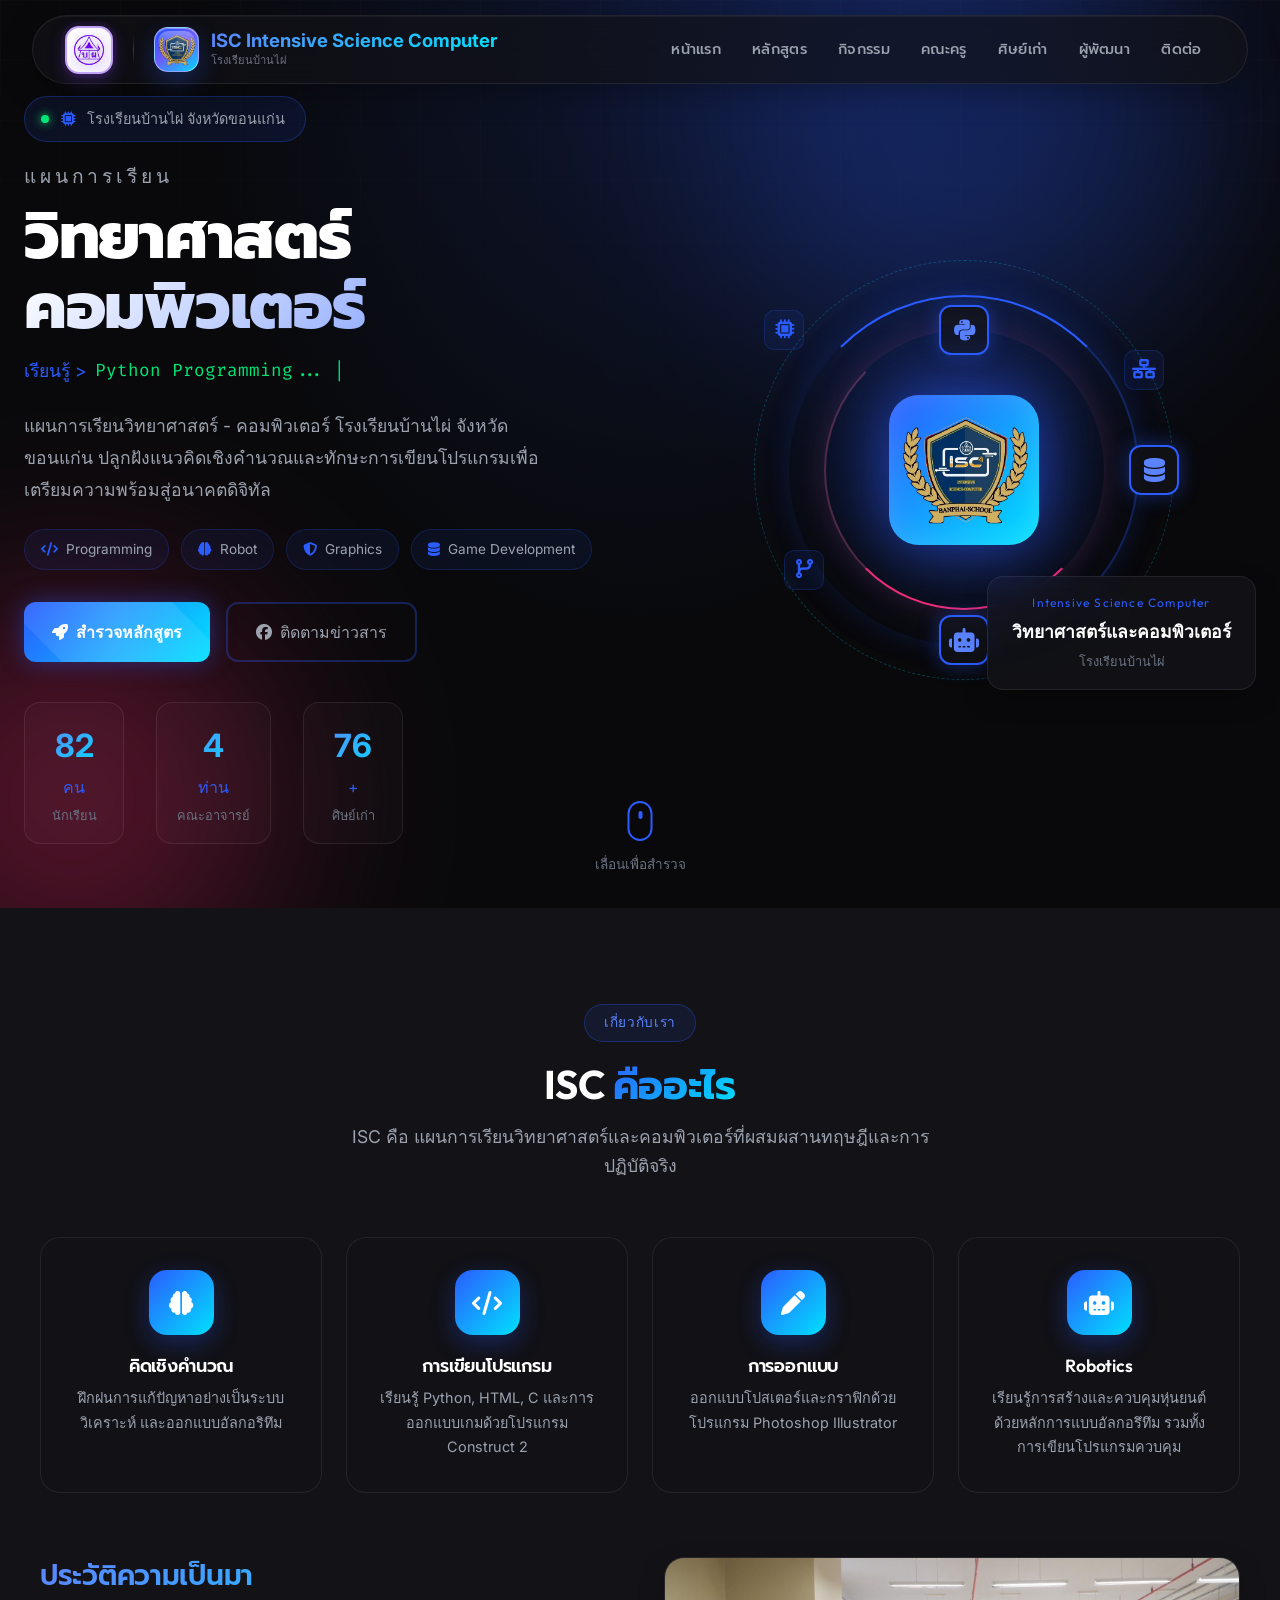
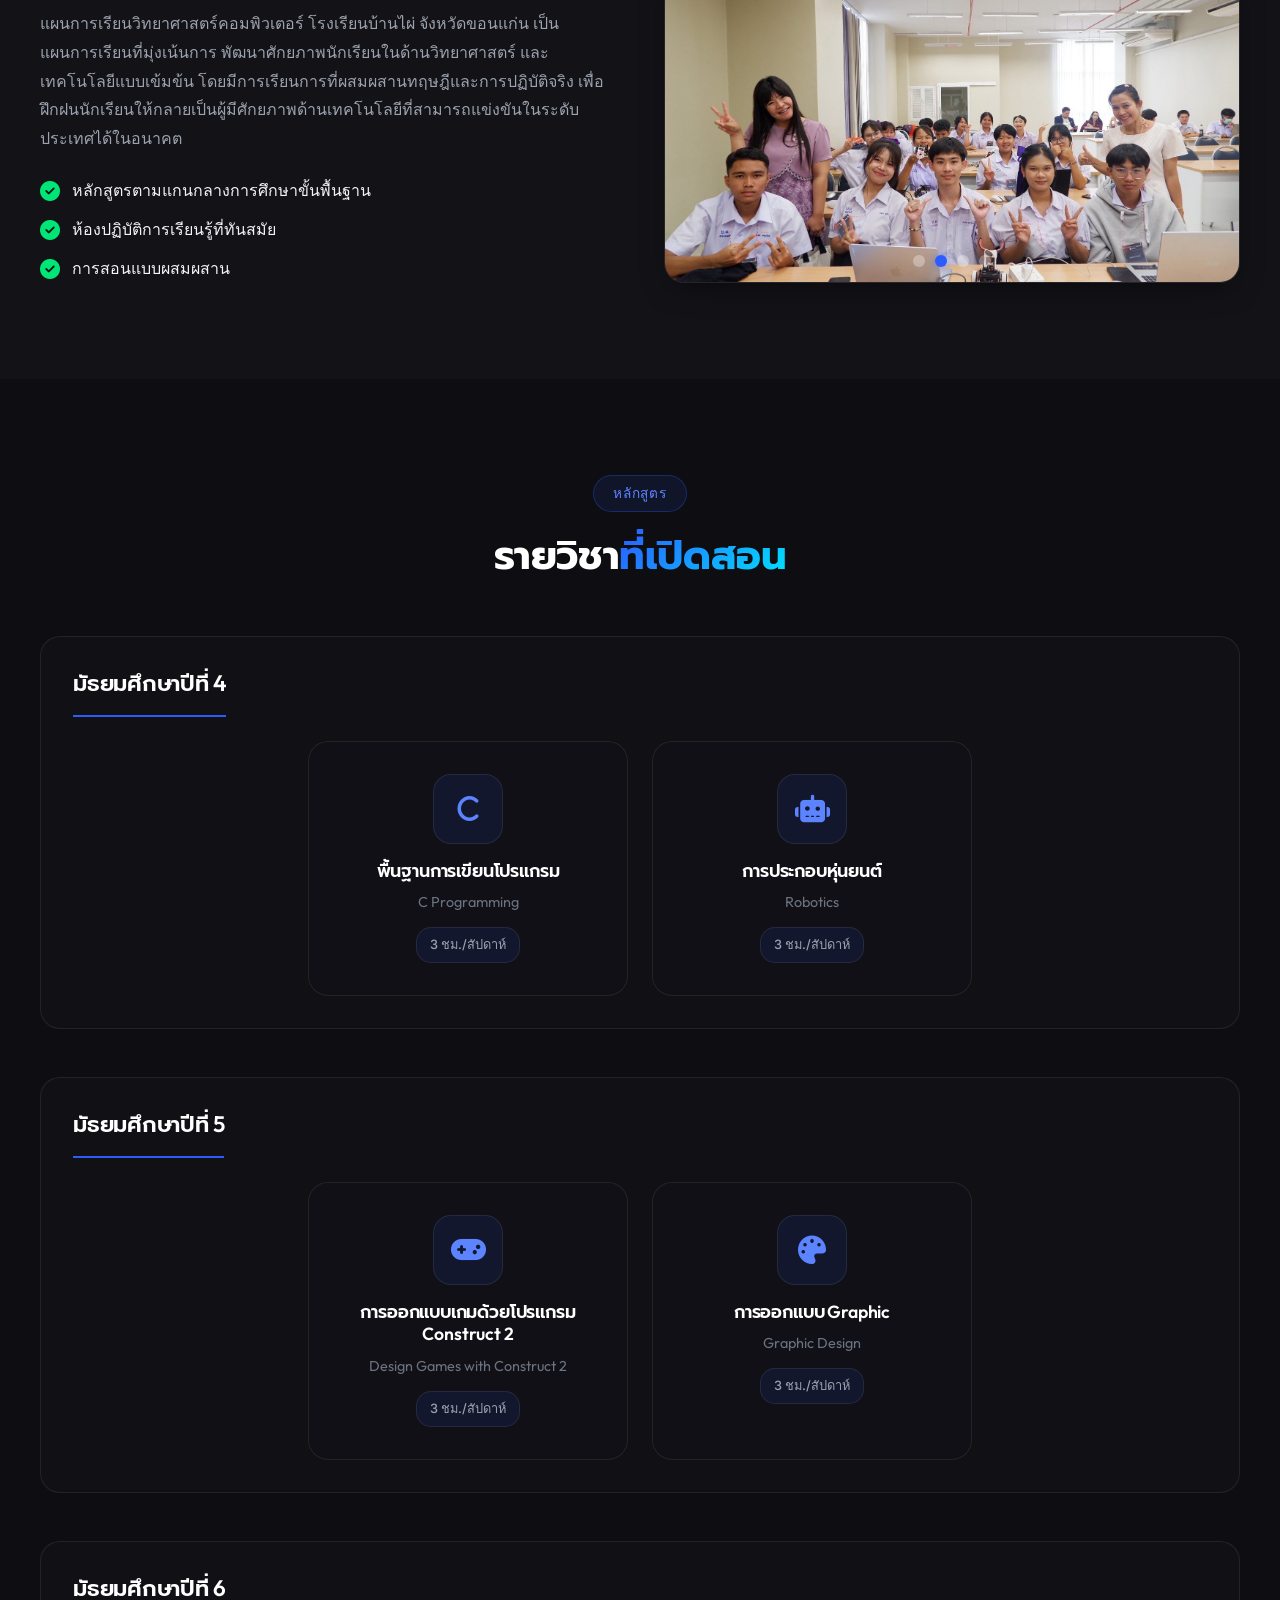
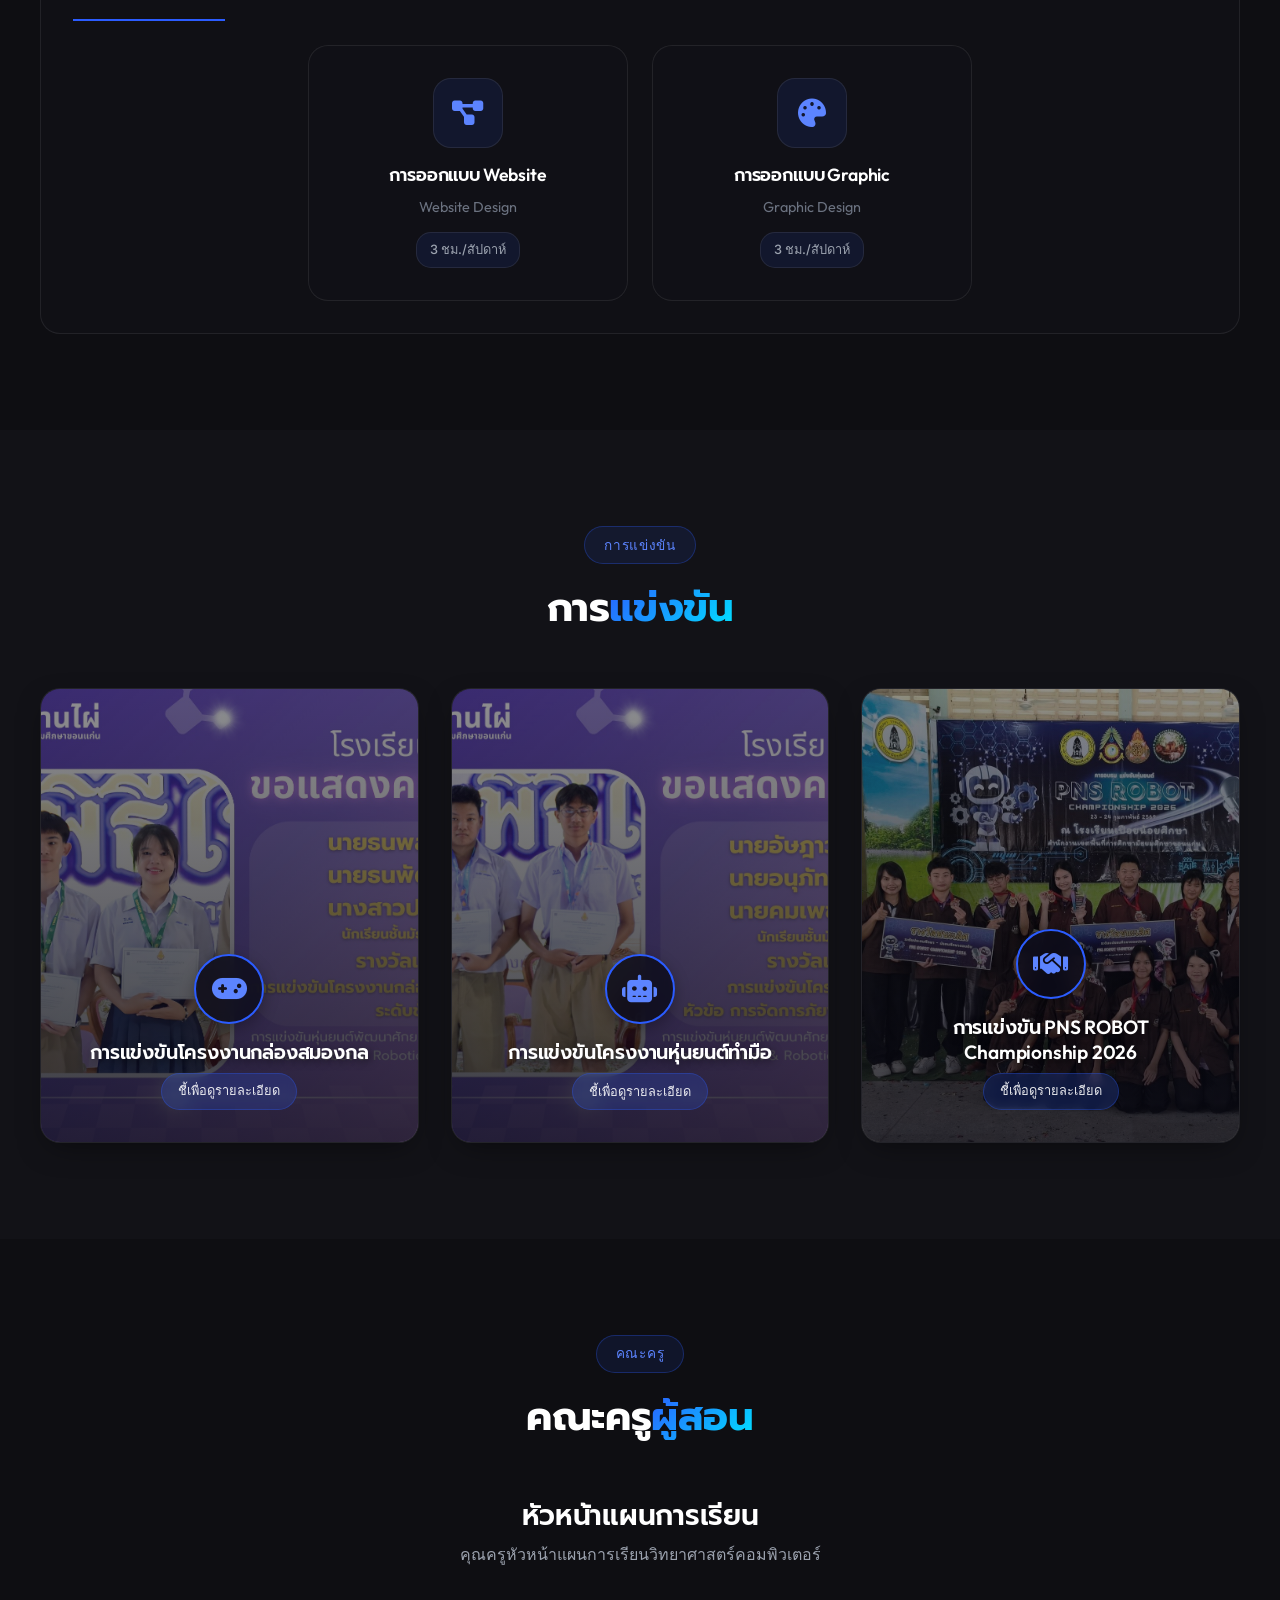
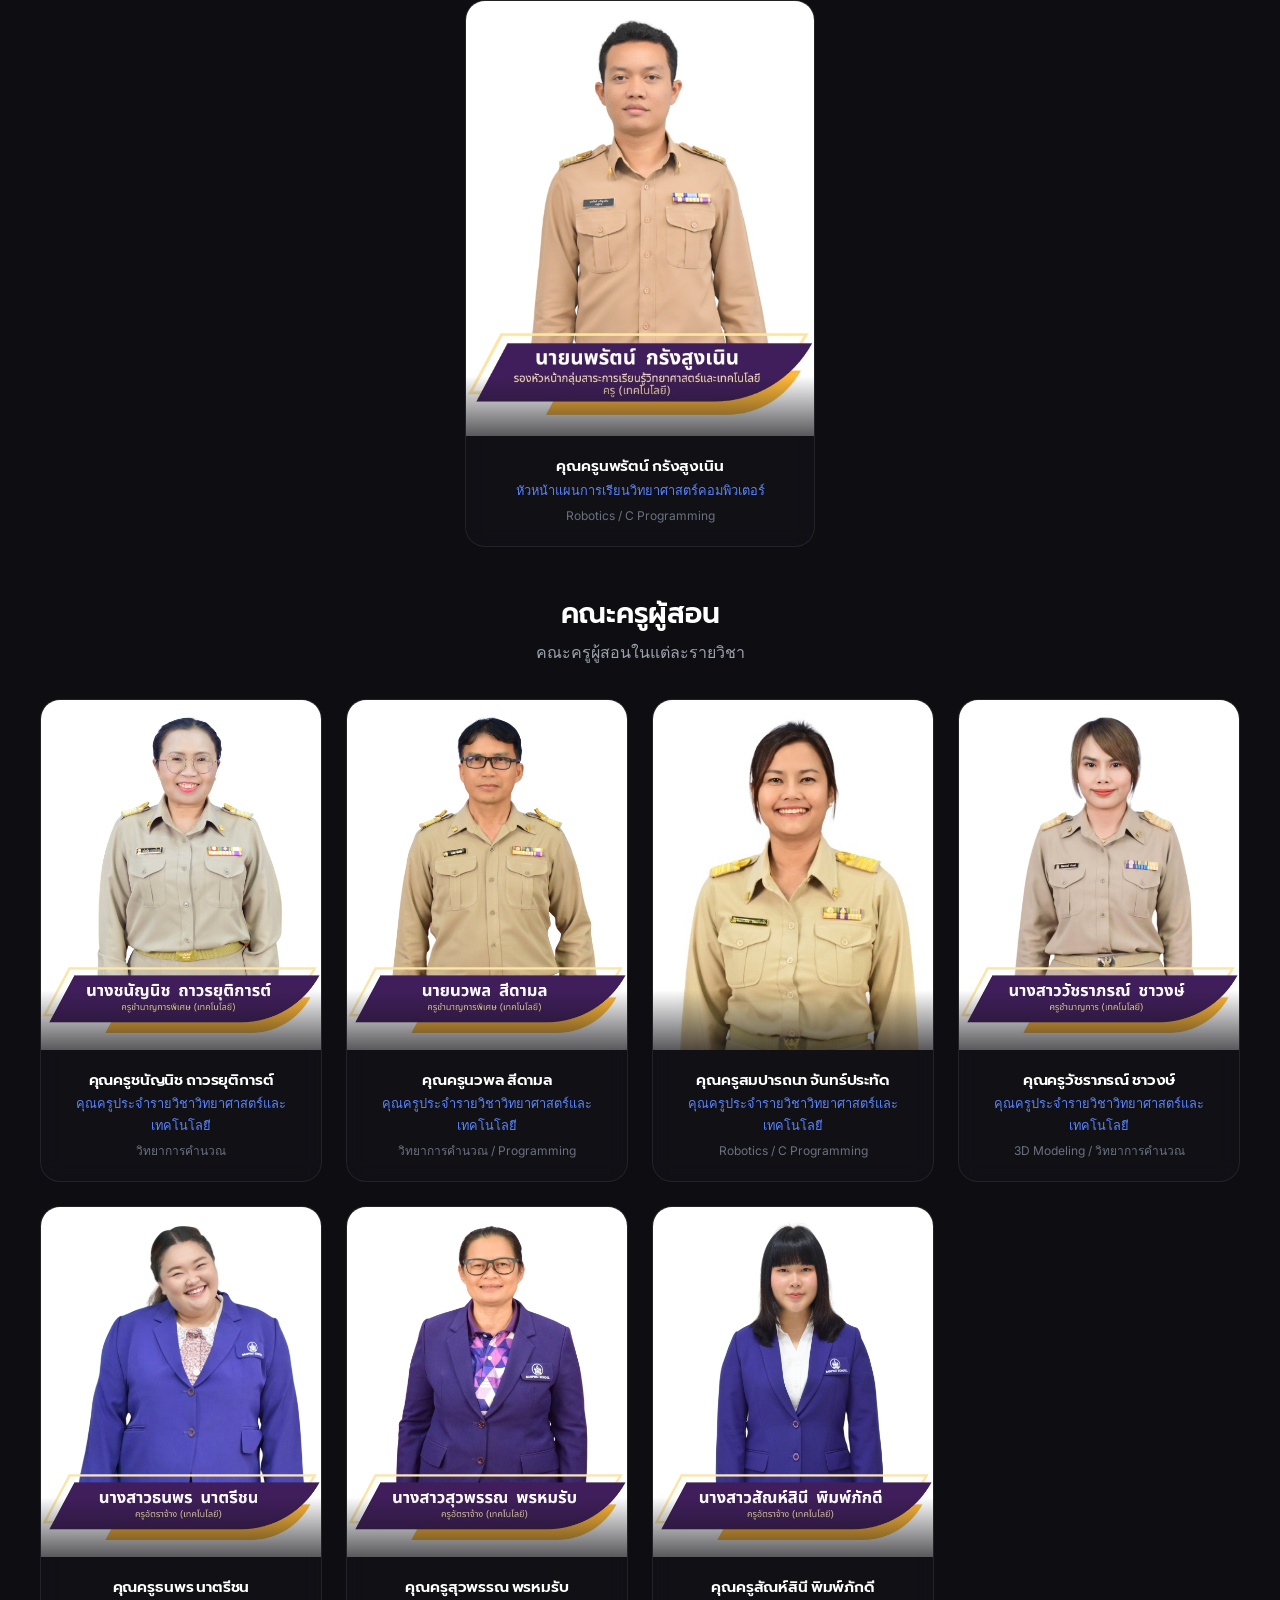
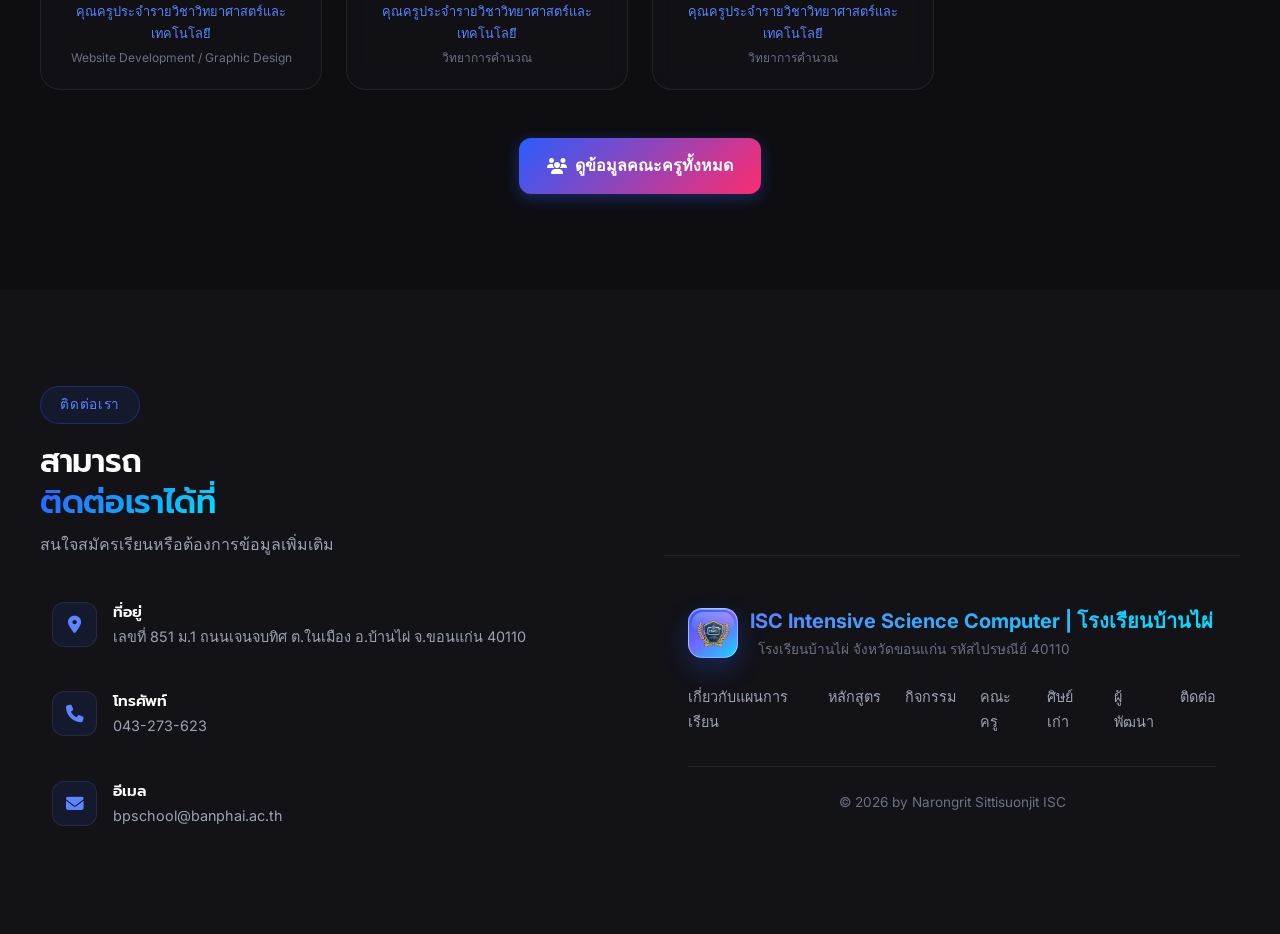
<file: index.html>
﻿<!DOCTYPE html>
<html lang="th">
<head>
    <meta charset="UTF-8">
    <meta name="viewport" content="width=device-width, initial-scale=1.0">
    <meta name="description" content="แผนการเรียนวิทยาศาสตร์คอมพิวเตอร์ (ISC) โรงเรียนบ้านไผ่ จังหวัดขอนแก่น - เรียนรู้ Programming, Robotics, AI, Game Development">
    <title>แผนการเรียนวิทยาศาสตร์คอมพิวเตอร์ | โรงเรียนบ้านไผ่ จังหวัดขอนแก่น</title>
    
    <link rel="preconnect" href="https://fonts.googleapis.com">
    <link rel="preconnect" href="https://fonts.gstatic.com" crossorigin>
    <link href="https://fonts.googleapis.com/css2?family=Inter:wght@300;400;500;600;700;800;900&family=Outfit:wght@300;400;500;600;700;800;900&family=Fira+Code:wght@400;500&family=Prompt:wght@300;400;500;600;700&family=Kanit:wght@300;400;500;600;700;800&display=swap" rel="stylesheet">
    <link rel="stylesheet" href="https://cdnjs.cloudflare.com/ajax/libs/font-awesome/6.4.0/css/all.min.css">
    <link rel="stylesheet" href="css/style.css">
    <link rel="icon" type="image/png" href="assets/images/isc logo.png">
</head>
<body>
    <!-- Navigation -->
    <nav class="navbar" id="navbar">
        <div class="nav-container">
            <a href="index.html" class="nav-logo">
                <div class="logo-school">
                    <img src="assets/images/images-removebg-preview (1).png" alt="โลโก้โรงเรียนบ้านไผ่">
                </div>
                <div class="logo-divider"></div>
                <div class="logo-icon">
                    <img src="assets/images/isc logo.png" alt="โลโก้สายการเรียน">
                </div>
                <div class="logo-text">
                    <span class="logo-main">ISC Intensive Science Computer</span>
                    <span class="logo-sub">โรงเรียนบ้านไผ่</span>
                </div>
            </a>
            
            <button class="nav-toggle" id="navToggle" aria-label="Toggle navigation">
                <span class="hamburger"></span>
            </button>
            
            <div class="nav-menu" id="navMenu">
                <ul class="nav-list">
                    <li><a href="index.html" class="nav-link active">หน้าแรก</a></li>
                    <li><a href="#curriculum" class="nav-link">หลักสูตร</a></li>
                    <li><a href="#activities" class="nav-link">กิจกรรม</a></li>
                    <li><a href="teachers.html" class="nav-link">คณะครู</a></li>
                    <li><a href="alumni.html" class="nav-link">ศิษย์เก่า</a></li>
                    <li><a href="developer.html" class="nav-link">ผู้พัฒนา</a></li>
                    <li><a href="#contact" class="nav-link">ติดต่อ</a></li>
                </ul>
            </div>
        </div>
    </nav>

    <!-- Hero Section - Hi-Tech Style -->
    <section id="home" class="hero">
        <!-- Background Effects -->
        <div class="hero-bg">
            <div class="grid-lines"></div>
            <div class="particles" id="particles"></div>
            <div class="glow-orb orb-1"></div>
            <div class="glow-orb orb-2"></div>
        </div>
        
        <div class="hero-content">
            <!-- Left: Text Content -->
            <div class="hero-text">
                <div class="badge-tech">
                    <span class="badge-pulse"></span>
                    <i class="fas fa-microchip"></i>
                    <span>โรงเรียนบ้านไผ่ จังหวัดขอนแก่น</span>
                </div>
                
                <h1 class="hero-title">
                    <span class="line-1">แผนการเรียน</span>
                    <span class="line-2">วิทยาศาสตร์</span>
                    <span class="line-3 highlight">คอมพิวเตอร์</span>
                </h1>
                
                <div class="typing-container">
                    <span class="typing-prefix">เรียนรู้ ></span>
                    <span class="typing-text" id="typingText"></span>
                    <span class="typing-cursor">|</span>
                </div>
                
                <p class="hero-desc">
                    แผนการเรียนวิทยาศาสตร์ - คอมพิวเตอร์ โรงเรียนบ้านไผ่ จังหวัดขอนแก่น 
                    ปลูกฝังแนวคิดเชิงคำนวณและทักษะการเขียนโปรแกรมเพื่อเตรียมความพร้อมสู่อนาคตดิจิทัล
                </p>
                
                <div class="hero-features">
                    <div class="feature-chip">
                        <i class="fas fa-code"></i>
                        <span>Programming</span>
                    </div>
                    <div class="feature-chip">
                        <i class="fas fa-brain"></i>
                        <span>Robot</span>
                    </div>
                    <div class="feature-chip">
                        <i class="fas fa-shield-alt"></i>
                        <span>Graphics</span>
                    </div>
                    <div class="feature-chip">
                        <i class="fas fa-database"></i>
                        <span>Game Development</span>
                    </div>
                </div>
                
                <div class="hero-buttons">
                    <a href="#about" class="btn btn-glow">
                        <i class="fas fa-rocket"></i>
                        <span>สำรวจหลักสูตร</span>
                    </a>
                    <a href="https://www.facebook.com/SKKBanphai" target="_blank" rel="noopener noreferrer" class="btn btn-outline">
                        <i class="fab fa-facebook"></i>
                        <span>ติดตามข่าวสาร</span>
                    </a>
                </div>
                
                <div class="hero-stats-row">
                    <div class="stat-box">
                        <span class="stat-num" data-count="216">0</span>
                        <span class="stat-unit">คน</span>
                        <span class="stat-label">นักเรียน</span>
                    </div>
                    <div class="stat-box">
                        <span class="stat-num" data-count="8">0</span>
                        <span class="stat-unit">ท่าน</span>
                        <span class="stat-label">คณะอาจารย์</span>
                    </div>
                    <div class="stat-box">
                        <span class="stat-num" data-count="200">0</span>
                        <span class="stat-unit">+</span>
                        <span class="stat-label">ศิษย์เก่า</span>
                    </div>
                </div>
            </div>
            
            <div class="hero-visual">
                <div class="logo-container">
                    <!-- Outer Rings -->
                    <div class="ring ring-1"></div>
                    <div class="ring ring-2"></div>
                    <div class="ring ring-3"></div>
                    
                    <!-- Core Logo -->
                    <div class="logo-core">
                        <div class="core-inner">
                            <img src="assets/images/isc logo.png" alt="ISC Logo">
                        </div>
                        <div class="core-glow"></div>
                    </div>
                    
                    <!-- Orbiting Elements -->
                    <div class="orbit orbit-1">
                        <div class="orbit-item"><i class="fab fa-python"></i></div>
                    </div>
                    <div class="orbit orbit-2">
                        <div class="orbit-item"><i class="fas fa-robot"></i></div>
                    </div>
                    <div class="orbit orbit-3">
                        <div class="orbit-item"><i class="fas fa-database"></i></div>
                    </div>
                    
                    <!-- Floating Tech Icons -->
                    <div class="float-tech tech-1"><i class="fas fa-microchip"></i></div>
                    <div class="float-tech tech-2"><i class="fas fa-network-wired"></i></div>
                    <div class="float-tech tech-3"><i class="fas fa-code-branch"></i></div>
                    <div class="float-tech tech-4"><i class="fas fa-terminal"></i></div>
                </div>
                
                <!-- Program Badge -->
                <div class="program-badge">
                    <div class="badge-inner">
                        <span class="badge-year">Intensive Science Computer</span>
                        <span class="badge-name">วิทยาศาสตร์และคอมพิวเตอร์</span>
                        <span class="badge-level">โรงเรียนบ้านไผ่</span>
                    </div>
                </div>
            </div>
        </div>
        
        <!-- Scroll Indicator -->
        <div class="scroll-hint">
            <div class="mouse-tech">
                <div class="mouse-wheel"></div>
            </div>
            <span>เลื่อนเพื่อสำรวจ</span>
        </div>
    </section>

    <!-- About Section -->
    <section id="about" class="section about">
        <div class="container">
            <div class="section-header">
                <span class="section-tag">เกี่ยวกับเรา</span>
                <h2 class="section-title">ISC<span class="highlight"> คืออะไร</span></h2>
                <p class="section-desc">ISC คือ แผนการเรียนวิทยาศาสตร์และคอมพิวเตอร์ที่ผสมผสานทฤษฎีและการปฏิบัติจริง</p>
            </div>
            
            <div class="features-grid">
                <div class="feature-card">
                    <div class="feature-icon">
                        <i class="fas fa-brain"></i>
                    </div>
                    <h3>คิดเชิงคำนวณ</h3>
                    <p>ฝึกฝนการแก้ปัญหาอย่างเป็นระบบ วิเคราะห์ และออกแบบอัลกอริทึม</p>
                </div>
                <div class="feature-card">
                    <div class="feature-icon">
                        <i class="fas fa-code"></i>
                    </div>
                    <h3>การเขียนโปรแกรม</h3>
                    <p>เรียนรู้ Python, HTML, C และการออกแบบเกมด้วยโปรแกรม Construct 2</p>
                </div>
                <div class="feature-card">
                    <div class="feature-icon">
                        <i class="fa-solid fa-pen"></i>
                    </div>
                    <h3>การออกแบบ</h3>
                    <p>ออกแบบโปสเตอร์และกราฟิกด้วยโปรแกรม Photoshop Illustrator</p>
                </div>
                <div class="feature-card">
                    <div class="feature-icon">
                        <i class="fa-solid fa-robot"></i>
                    </div>
                    <h3>Robotics</h3>
                    <p>เรียนรู้การสร้างและควบคุมหุ่นยนต์ด้วยหลักการแบบอัลกอรึทึม รวมทั้งการเขียนโปรแกรมควบคุม</p>
                </div>
            </div>
            
            <div class="about-content">
                <div class="about-text">
                    <h3>ประวัติความเป็นมา</h3>
                    <p>แผนการเรียนวิทยาศาสตร์คอมพิวเตอร์ โรงเรียนบ้านไผ่ จังหวัดขอนแก่น เป็นแผนการเรียนที่มุ่งเน้นการ
                    พัฒนาศักยภาพนักเรียนในด้านวิทยาศาสตร์ และเทคโนโลยีแบบเข้มข้น โดยมีการเรียนการที่ผสมผสานทฤษฎีและการปฏิบัติจริง 
                    เพื่อฝึกฝนนักเรียนให้กลายเป็นผู้มีศักยภาพด้านเทคโนโลยีที่สามารถแข่งขันในระดับประเทศได้ในอนาคต
                    </p>
                    
                    <div class="about-highlights">
                        <div class="highlight-item">
                            <i class="fas fa-check-circle"></i>
                            <span>หลักสูตรตามแกนกลางการศึกษาขั้นพื้นฐาน</span>
                        </div>
                        <div class="highlight-item">
                            <i class="fas fa-check-circle"></i>
                            <span>ห้องปฏิบัติการเรียนรู้ที่ทันสมัย</span>
                        </div>
                        <div class="highlight-item">
                            <i class="fas fa-check-circle"></i>
                            <span>การสอนแบบผสมผสาน</span>
                        </div>
                    </div>
                </div>
                <div class="about-image slideshow-container">
                    <div class="slideshow-fade">
                        <img src="assets/images/slide1.jpg" alt="กิจกรรมกลุ่ม">
                    </div>
                    <div class="slideshow-fade">
                        <img src="assets/images/slide2.jpg" alt="การเรียนรู้เทคโนโลยี">
                    </div>
                    <div class="slideshow-fade">
                        <img src="assets/images/slide3.jpg" alt="การแข่งขัน">
                    </div>
                    <div class="slideshow-fade">
                        <img src="assets/images/slide4.jpg" alt="ชมรมหุ่นยนต์">
                    </div>
                    <!-- ตัวบ่งชี้ (optional) -->
                    <div class="slideshow-dots">
                        <span class="dot" onclick="currentSlide(1)"></span>
                        <span class="dot" onclick="currentSlide(2)"></span>
                        <span class="dot" onclick="currentSlide(3)"></span>
                        <span class="dot" onclick="currentSlide(4)"></span>
                    </div>
                </div>
    </section>

    <!-- Curriculum Section -->
    <section id="curriculum" class="section curriculum">
        <div class="container">
            <div class="section-header">
                <span class="section-tag">หลักสูตร</span>
                <h2 class="section-title">รายวิชา<span class="highlight">ที่เปิดสอน</span></h2>
            </div>
            
            <div class="curriculum-all">
                <div class="curriculum-level">
                    <h3 class="curriculum-level-title">มัธยมศึกษาปีที่ 4</h3>
                    <div class="subjects-grid">
                        <div class="subject-card">
                            <div class="subject-icon"><i class="fab fa-c"></i></div>
                            <h4>พื้นฐานการเขียนโปรแกรม</h4>
                            <p>C Programming</p>
                            <span class="subject-hours">3 ชม./สัปดาห์</span>
                        </div>
                        <div class="subject-card">
                            <div class="subject-icon"><i class="fas fa-robot"></i></div>
                            <h4>การประกอบหุ่นยนต์</h4>
                            <p>Robotics</p>
                            <span class="subject-hours">3 ชม./สัปดาห์</span>
                        </div>
                    </div>
                </div>

                <div class="curriculum-level">
                    <h3 class="curriculum-level-title">มัธยมศึกษาปีที่ 5</h3>
                    <div class="subjects-grid">
                        <div class="subject-card">
                            <div class="subject-icon"><i class="fa-solid fa-gamepad"></i></div>
                            <h4>การออกแบบเกมด้วยโปรแกรม Construct 2</h4>
                            <p>Design Games with Construct 2</p>
                            <span class="subject-hours">3 ชม./สัปดาห์</span>
                        </div>
                        <div class="subject-card">
                            <div class="subject-icon"><i class="fas fa-palette"></i></div>
                            <h4>การออกแบบ Graphic</h4>
                            <p>Graphic Design</p>
                            <span class="subject-hours">3 ชม./สัปดาห์</span>
                        </div>
                    </div>
                </div>

                <div class="curriculum-level">
                    <h3 class="curriculum-level-title">มัธยมศึกษาปีที่ 6</h3>
                    <div class="subjects-grid">
                        <div class="subject-card">
                            <div class="subject-icon"><i class="fas fa-project-diagram"></i></div>
                            <h4>การออกแบบ Website</h4>
                            <p>Website Design</p>
                            <span class="subject-hours">3 ชม./สัปดาห์</span>
                        </div>
                        <div class="subject-card">
                            <div class="subject-icon"><i class="fas fa-palette"></i></div>
                            <h4>การออกแบบ Graphic</h4>
                            <p>Graphic Design</p>
                            <span class="subject-hours">3 ชม./สัปดาห์</span>
                        </div>
                    </div>
                </div>
            </div>
        </div>
    </section>

    <!-- Activities Section - Pop Up Style -->
    <section id="activities" class="section activities">
        <div class="container">
            <div class="section-header">
                <span class="section-tag">การแข่งขัน</span>
                <h2 class="section-title">การ<span class="highlight">แข่งขัน</span></h2>
            </div>
            
            <div class="activities-grid">
                <a href="https://www.facebook.com/share/p/1CTG7P3BN4/" target="_blank" class="activity-block" data-activity="gamejam">
                    <div class="activity-image">
                        <img src="assets/images/activity1.jpg" alt="การแข่งขัน Arduino">
                        <div class="activity-overlay"></div>
                    </div>
                    <div class="activity-static">
                        <div class="activity-icon"><i class="fas fa-gamepad"></i></div>
                        <h3>การแข่งขันโครงงานกล่องสมองกล</h3>
                        <span class="activity-hint">ชี้เพื่อดูรายละเอียด</span>
                    </div>
                    <div class="activity-popup">
                        <span class="popup-tag">แข่งขัน</span>
                        <h3>การแข่งขันโครงงานกล่องสมองกล Arduino Series ระดับชั้น ม.4 - ม.6</h3>
                        <p>การแข่งขันหุ่นยนต์พัฒนาศักยภาพเยาวชนไทยด้านหุ่นยนต์ ครั้งที่ 2</p>
                        <p>Thailand Robot &amp; Robotic Olympiad 2024 - 2025</p>
                        <div class="popup-meta">
                            <span><i class="fas fa-calendar"></i> ส.ค. 2568</span>
                            <span><i class="fas fa-users"></i> ทีมละ 3 คน</span>
                        </div>
                    </div>
                </a>
                
                <a href="https://www.facebook.com/share/p/1CTG7P3BN4/" target="_blank" class="activity-block" data-activity="robot">
                    <div class="activity-image">
                        <img src="assets/images/activity2.jpg" alt="แข่งขันโครงงานหุ่นยนต์ทำมือ">
                        <div class="activity-overlay"></div>
                    </div>
                    <div class="activity-static">
                        <div class="activity-icon"><i class="fas fa-robot"></i></div>
                        <h3>การแข่งขันโครงงานหุ่นยนต์ทำมือ</h3>
                        <span class="activity-hint">ชี้เพื่อดูรายละเอียด</span>
                    </div>
                    <div class="activity-popup">
                        <span class="popup-tag">แข่งขัน</span>
                        <h3>การแข่งขันหุ่นยนต์ทำมือ หัวข้อ การจัดการภัยพิบัติ ระดับชั้น ม.4 - ม.6</h3>
                        <p>การแข่งขันหุ่นยนต์พัฒนาศักยภาพเยาวชนไทยด้านหุ่นยนต์ ครั้งที่ 2</p>
                        <p>Thailand Robot & Robotic Olympiad 2024 - 2025</p>
                        <div class="popup-meta">
                            <span><i class="fas fa-calendar"></i> ส.ค. 2568</span>
                            <span><i class="fas fa-users"></i> ทีมละ 3 คน</span>
                        </div>
                    </div>
                </a>
                
                <a href="https://www.facebook.com/share/p/1Cbt4JyqsA/" target="_blank" class="activity-block" data-activity="alumni">
                    <div class="activity-image">
                        <img src="assets/images/slide1.jpg" alt="PNS Robotics Competition">
                        <div class="activity-overlay"></div>
                    </div>
                    <div class="activity-static">
                        <div class="activity-icon"><i class="fas fa-handshake"></i></div>
                        <h3>การแข่งขัน PNS ROBOT Championship 2026</h3>
                        <span class="activity-hint">ชี้เพื่อดูรายละเอียด</span>
                    </div>
                    <div class="activity-popup">
                        <span class="popup-tag">แข่งขัน</span>
                        <h3>การแข่งขัน PNS ROBOT Championship 2026</h3>
                        <p>ระหว่างวันที่ 23–24 กุมภาพันธ์ 2569 ณ โรงเรียนเปือยน้อยศึกษา อำเภอเปือยน้อย จังหวัดขอนแก่น</p>
                        <div class="popup-meta">
                            <span><i class="fas fa-calendar"></i> ก.พ. 2569</span>
                            <span><i class="fas fa-users"></i> ทีมละ 3 คน</span>
                        </div>
                    </div>
                </a>
            </div>
        </div>
    </section>

    <!-- Teachers Section -->
    <section id="teachers" class="section teachers">
        <div class="container">
            <div class="section-header">
                <span class="section-tag">คณะครู</span>
                <h2 class="section-title">คณะครู<span class="highlight">ผู้สอน</span></h2>
            </div>

            <div class="leadership-section-intro">
                <h3>หัวหน้าแผนการเรียน</h3>
                <p>คุณครูหัวหน้าแผนการเรียนวิทยาศาสตร์คอมพิวเตอร์</p>
            </div>

            <div class="leadership-grid">
                <div class="teacher-card featured">
                    <div class="teacher-avatar">
                        <img src="assets/images/นพรัตน์-กรังสูงเนิน .jpg" alt="คุณครูนพรัตน์">
                    </div>
                    <div class="teacher-info">
                        <h4>คุณครูนพรัตน์ กรังสูงเนิน</h4>
                        <p class="teacher-role">หัวหน้าแผนการเรียนวิทยาศาสตร์คอมพิวเตอร์</p>
                        <p class="teacher-subject">Robotics / C Programming</p>
                    </div>
                </div>
            </div>

            <div class="leadership-section-intro" style="margin-top: 3rem;">
                <h3>คณะครูผู้สอน</h3>
                <p>คณะครูผู้สอนในแต่ละรายวิชา</p>
            </div>
            
            <div class="teachers-grid">
                <div class="teacher-card">
                    <div class="teacher-avatar">
                        <img src="assets/images/ชนัญนิช-ถาวรยุติการต์.jpg" alt="คุณครูชนัญนิช">
                    </div>
                    <div class="teacher-info">
                        <h4>คุณครูชนัญนิช ถาวรยุติการต์</h4>
                        <p class="teacher-role">คุณครูประจำรายวิชาวิทยาศาสตร์และเทคโนโลยี</p>
                        <p class="teacher-subject">วิทยาการคำนวณ</p>
                    </div>
                </div>
                
                <div class="teacher-card">
                    <div class="teacher-avatar">
                        <img src="assets/images/นวพล-สีดามล.jpg" alt="คุณครูนวพล">
                    </div>
                    <div class="teacher-info">
                        <h4>คุณครูนวพล สีดามล</h4>
                        <p class="teacher-role">คุณครูประจำรายวิชาวิทยาศาสตร์และเทคโนโลยี</p>
                        <p class="teacher-subject">วิทยาการคำนวณ / Programming</p>
                    </div>
                </div>
                
                <div class="teacher-card">
                    <div class="teacher-avatar">
                        <img src="assets/images/สมปรารถนา-จันทร์ประทัด.jpg" alt="คุณครูสมปารถนา">
                    </div>
                    <div class="teacher-info">
                        <h4>คุณครูสมปารถนา จันทร์ประทัด</h4>
                        <p class="teacher-role">คุณครูประจำรายวิชาวิทยาศาสตร์และเทคโนโลยี</p>
                        <p class="teacher-subject">Robotics / C Programming</p>
                    </div>
                </div>
                
                <div class="teacher-card">
                    <div class="teacher-avatar">
                        <img src="assets/images/วัชราภรณ์-ชาวงษ์.jpg" alt="คุณครูวัชราภรณ์">
                    </div>
                    <div class="teacher-info">
                        <h4>คุณครูวัชราภรณ์ ชาวงษ์</h4>
                        <p class="teacher-role">คุณครูประจำรายวิชาวิทยาศาสตร์และเทคโนโลยี</p>
                        <p class="teacher-subject">3D Modeling / วิทยาการคำนวณ</p>
                    </div>
                </div>
                
                <div class="teacher-card">
                    <div class="teacher-avatar">
                        <img src="assets/images/ธนพร-นาตรีชน.jpg" alt="คุณครูธนพร">
                    </div>
                    <div class="teacher-info">
                        <h4>คุณครูธนพร นาตรีชน</h4>
                        <p class="teacher-role">คุณครูประจำรายวิชาวิทยาศาสตร์และเทคโนโลยี</p>
                        <p class="teacher-subject">Website Development / Graphic Design</p>
                    </div>
                </div>
                
                <div class="teacher-card">
                    <div class="teacher-avatar">
                        <img src="assets/images/สุวพรรณ-พรหมรับ.jpg" alt="คุณครูสุวพรรณ">
                    </div>
                    <div class="teacher-info">
                        <h4>คุณครูสุวพรรณ พรหมรับ</h4>
                        <p class="teacher-role">คุณครูประจำรายวิชาวิทยาศาสตร์และเทคโนโลยี</p>
                        <p class="teacher-subject">วิทยาการคำนวณ</p>
                    </div>
                </div>
                
                <div class="teacher-card">
                    <div class="teacher-avatar">
                        <img src="assets/images/สัณห์สินี-พิมพ์ภักดี.jpg" alt="คุณครูสัณห์สินี">
                    </div>
                    <div class="teacher-info">
                        <h4>คุณครูสัณห์สินี พิมพ์ภักดี</h4>
                        <p class="teacher-role">คุณครูประจำรายวิชาวิทยาศาสตร์และเทคโนโลยี</p>
                        <p class="teacher-subject">วิทยาการคำนวณ</p>
                    </div>
                </div>
            </div>
            
            <div style="text-align: center; margin-top: 3rem;">
                <a href="teachers.html" class="btn btn-primary">
                    <i class="fas fa-users"></i>
                    <span>ดูข้อมูลคณะครูทั้งหมด</span>
                </a>
            </div>
        </div>
    </section>

    <!-- Contact Section -->
    <section id="contact" class="section contact">
        <div class="container">
            <div class="contact-wrapper">
                <div class="contact-info">
                    <span class="section-tag">ติดต่อเรา</span>
                    <h2>สามารถ<br><span class="highlight">ติดต่อเราได้ที่</span></h2>
                    <p>สนใจสมัครเรียนหรือต้องการข้อมูลเพิ่มเติม</p>
                    
                    <div class="contact-details">
                        <div class="contact-item">
                            <i class="fas fa-map-marker-alt"></i>
                            <div>
                                <h4>ที่อยู่</h4>
                                <p>เลขที่ 851 ม.1 ถนนเจนจบทิศ ต.ในเมือง อ.บ้านไผ่ จ.ขอนแก่น 40110</p>
                            </div>
                        </div>
                        <div class="contact-item">
                            <i class="fas fa-phone"></i>
                            <div>
                                <h4>โทรศัพท์</h4>
                                <p>043-273-623</p>
                            </div>
                        </div>
                        <div class="contact-item">
                            <i class="fas fa-envelope"></i>
                            <div>
                                <h4>อีเมล</h4>
                                <p>bpschool@banphai.ac.th</p>
                            </div>
                        </div>
                    </div>
                </div>

    <!-- Footer -->
    <footer class="footer">
        <div class="container">
            <div class="footer-content">
                <div class="footer-brand">
                    <div class="logo-icon" style="width: 50px; height: 50px;">
                        <img src="assets/images/isc logo.png" alt="โลโก้สายการเรียน">
                    </div>
                    <div>
                        <span>ISC Intensive Science Computer | โรงเรียนบ้านไผ่</span>
                        <p>โรงเรียนบ้านไผ่ จังหวัดขอนแก่น รหัสไปรษณีย์ 40110</p>
                    </div>
                </div>
                <div class="footer-links">
                    <a href="#about">เกี่ยวกับแผนการเรียน</a>
                    <a href="#curriculum">หลักสูตร</a>
                    <a href="#activities">กิจกรรม</a>
                    <a href="teachers.html">คณะครู</a>
                    <a href="alumni.html">ศิษย์เก่า</a>
                    <a href="developer.html">ผู้พัฒนา</a>
                    <a href="#contact">ติดต่อ</a>
                </div>
            </div>
            <div class="footer-bottom">
                <p>&copy; 2026 by Narongrit Sittisuonjit ISC</p>
            </div>
        </div>
    </footer>

    <button class="back-to-top" id="backToTop">
        <i class="fas fa-arrow-up"></i>
    </button>

    <script src="js/script.js"></script>
</body>
</html>
</file>
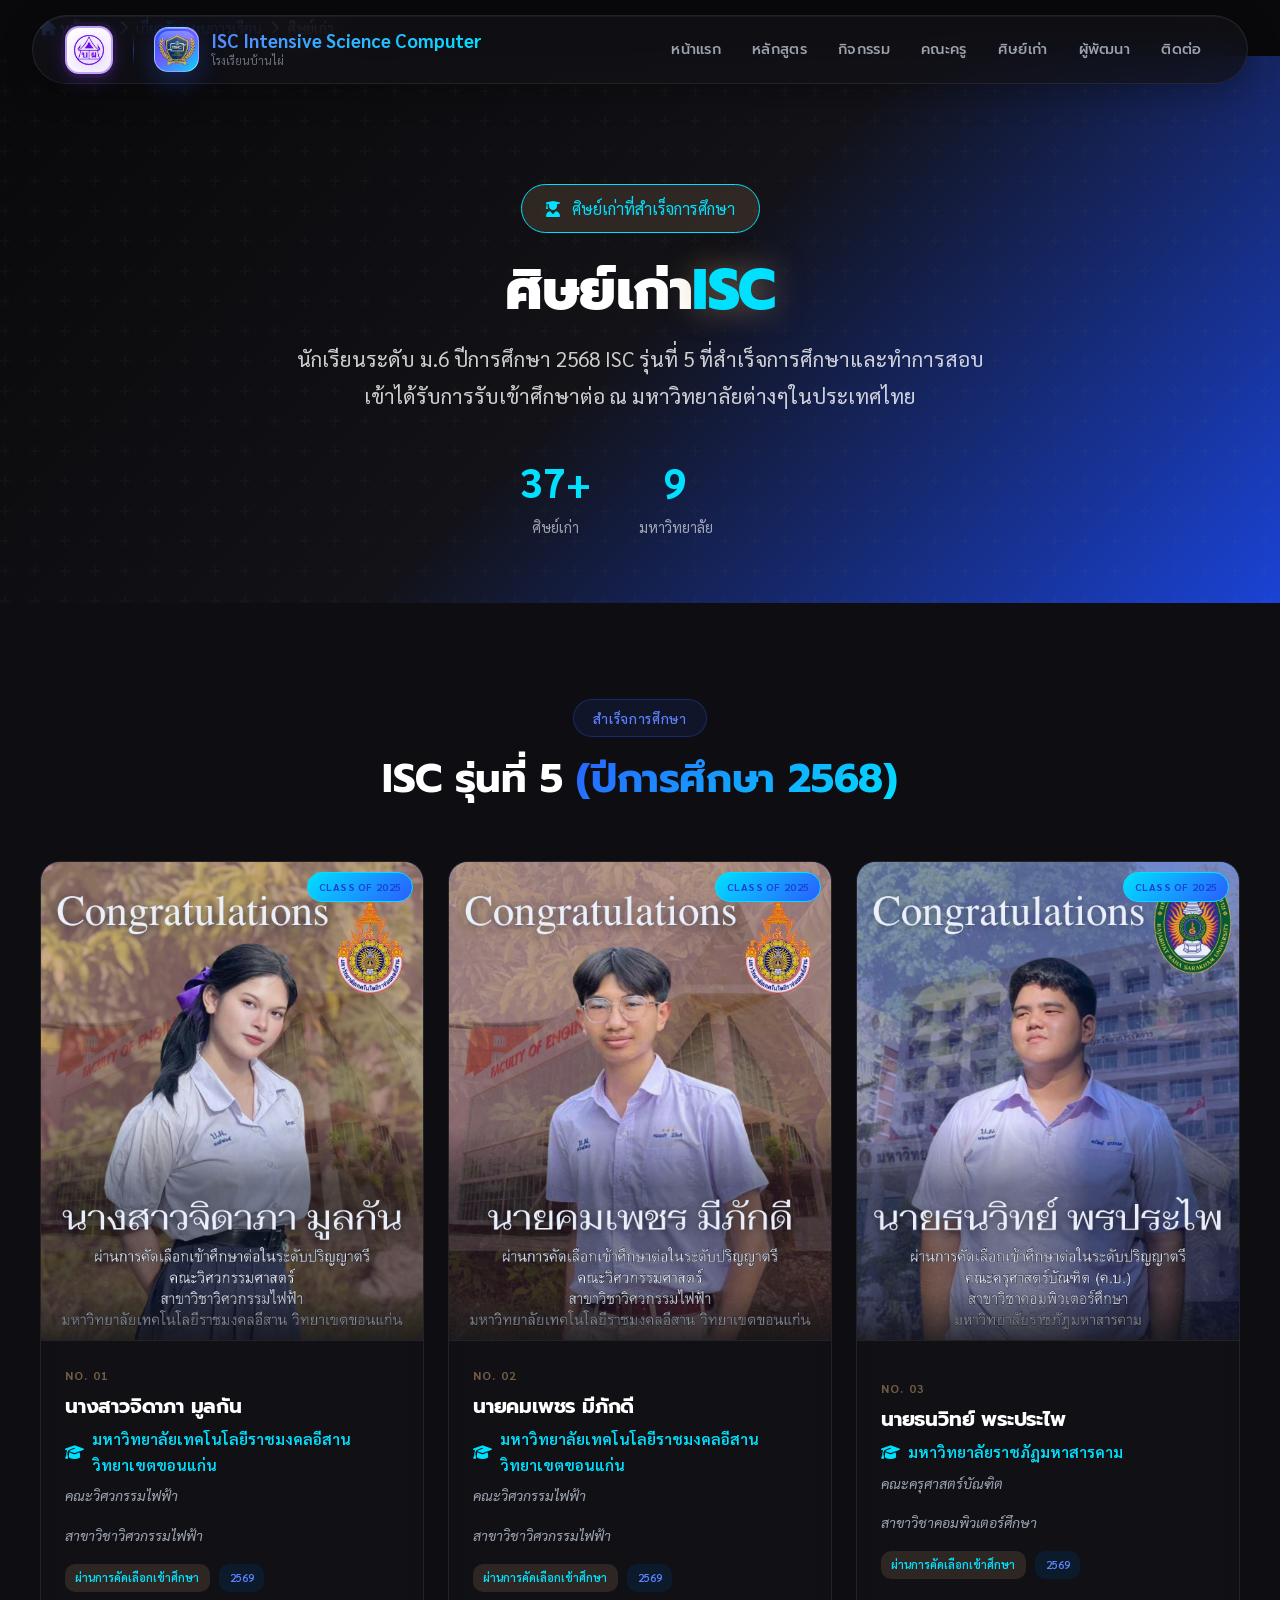
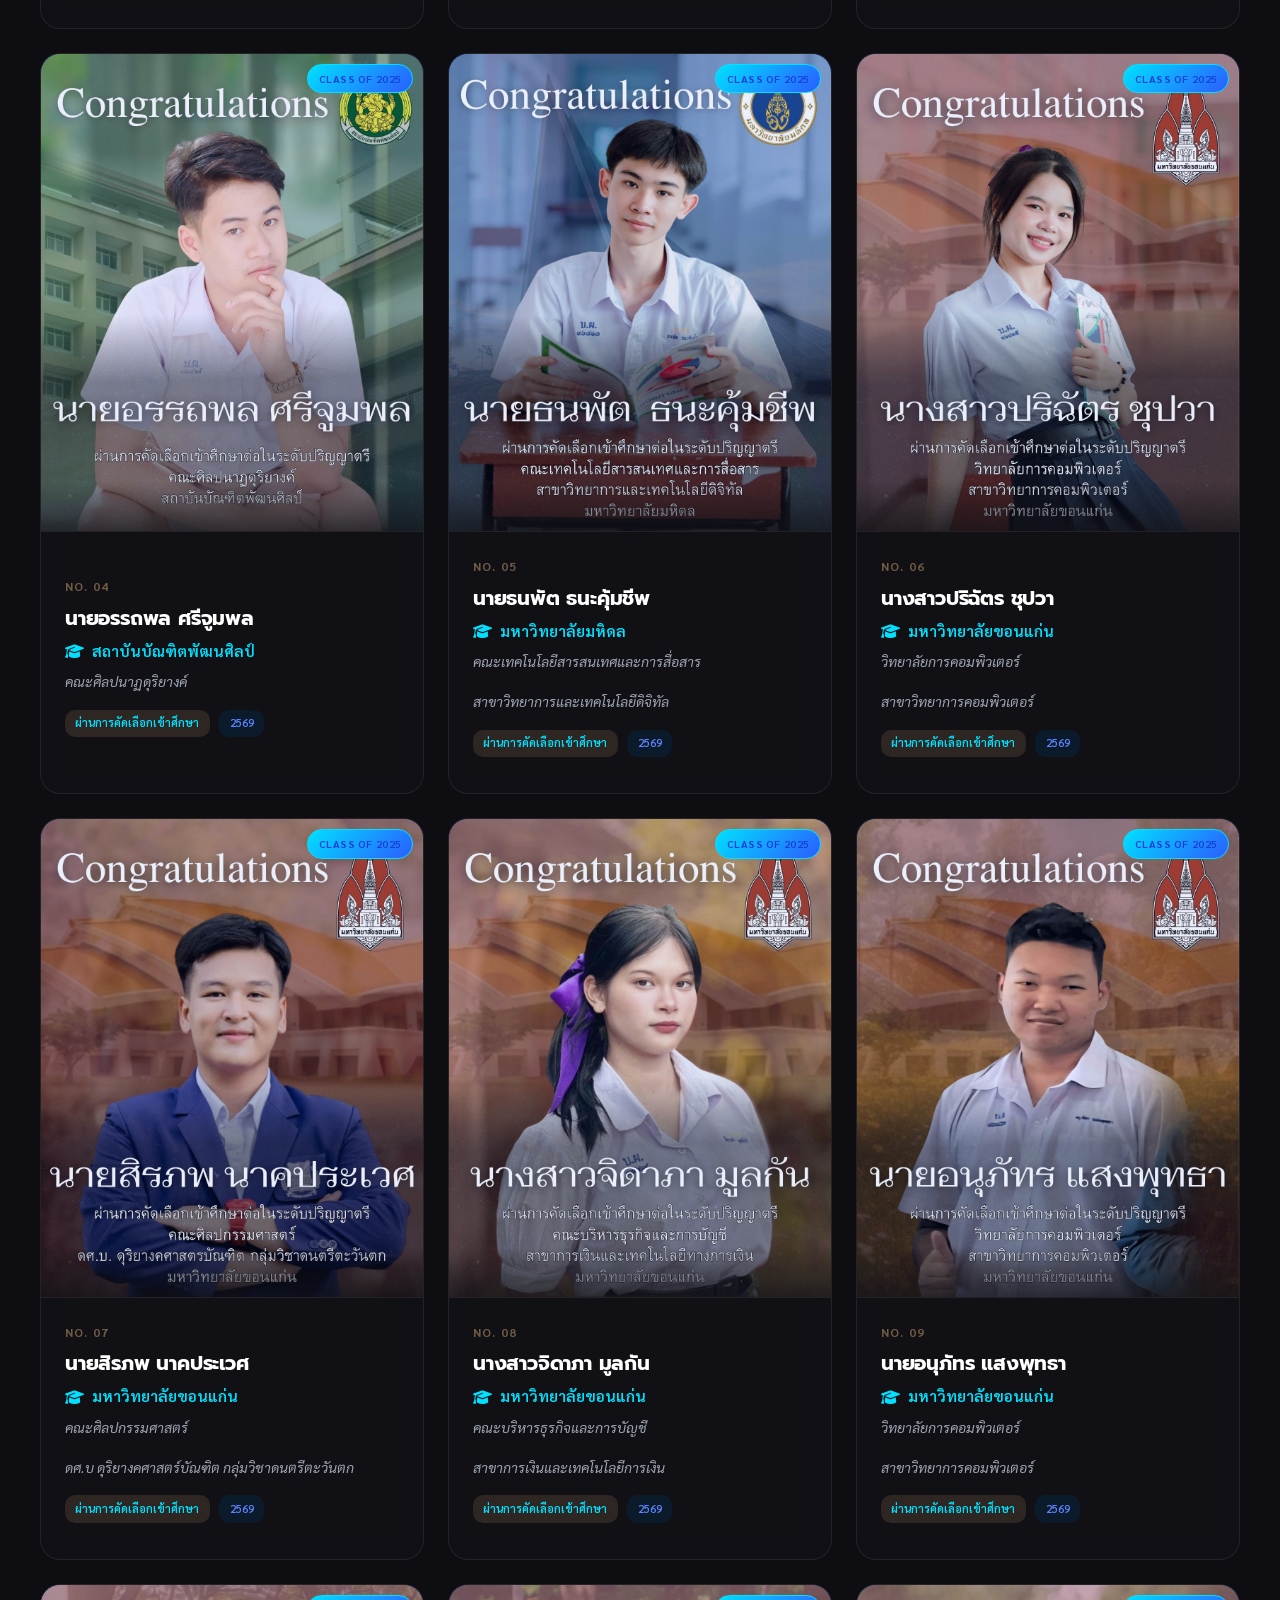
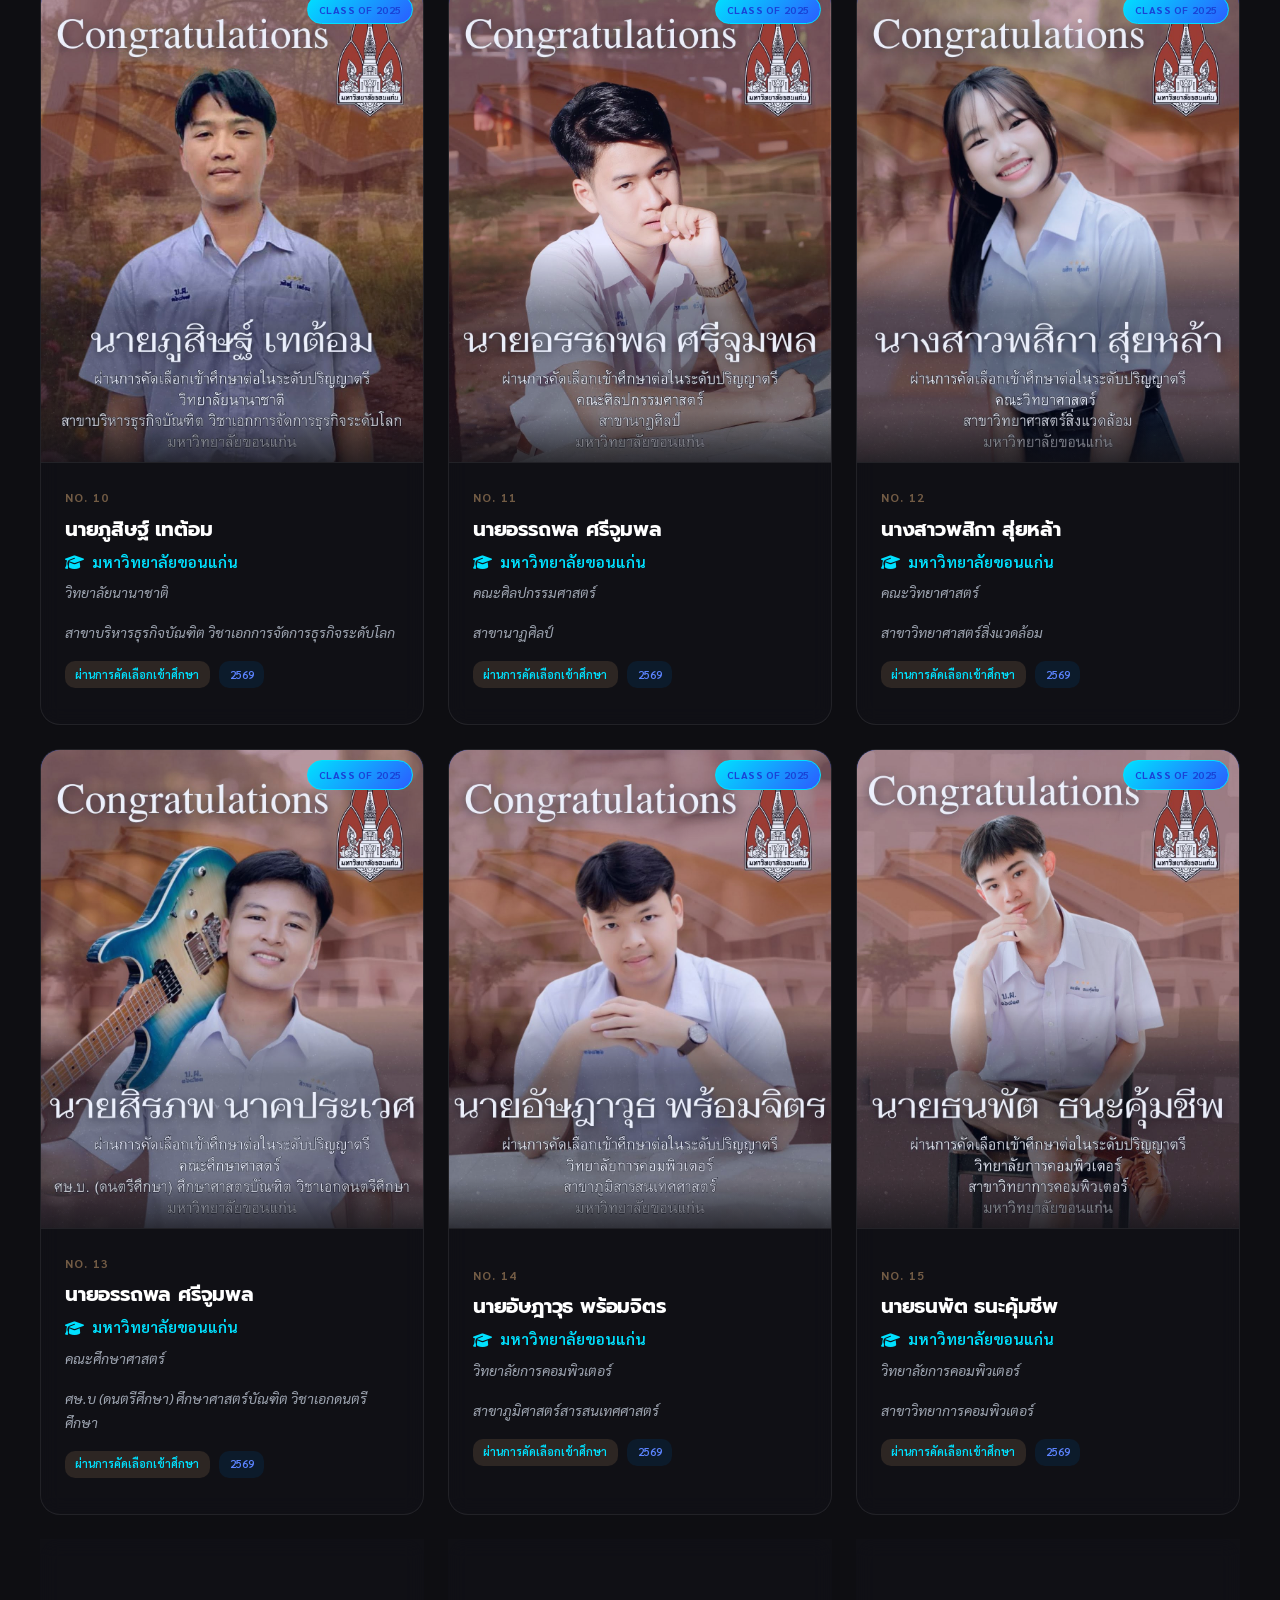
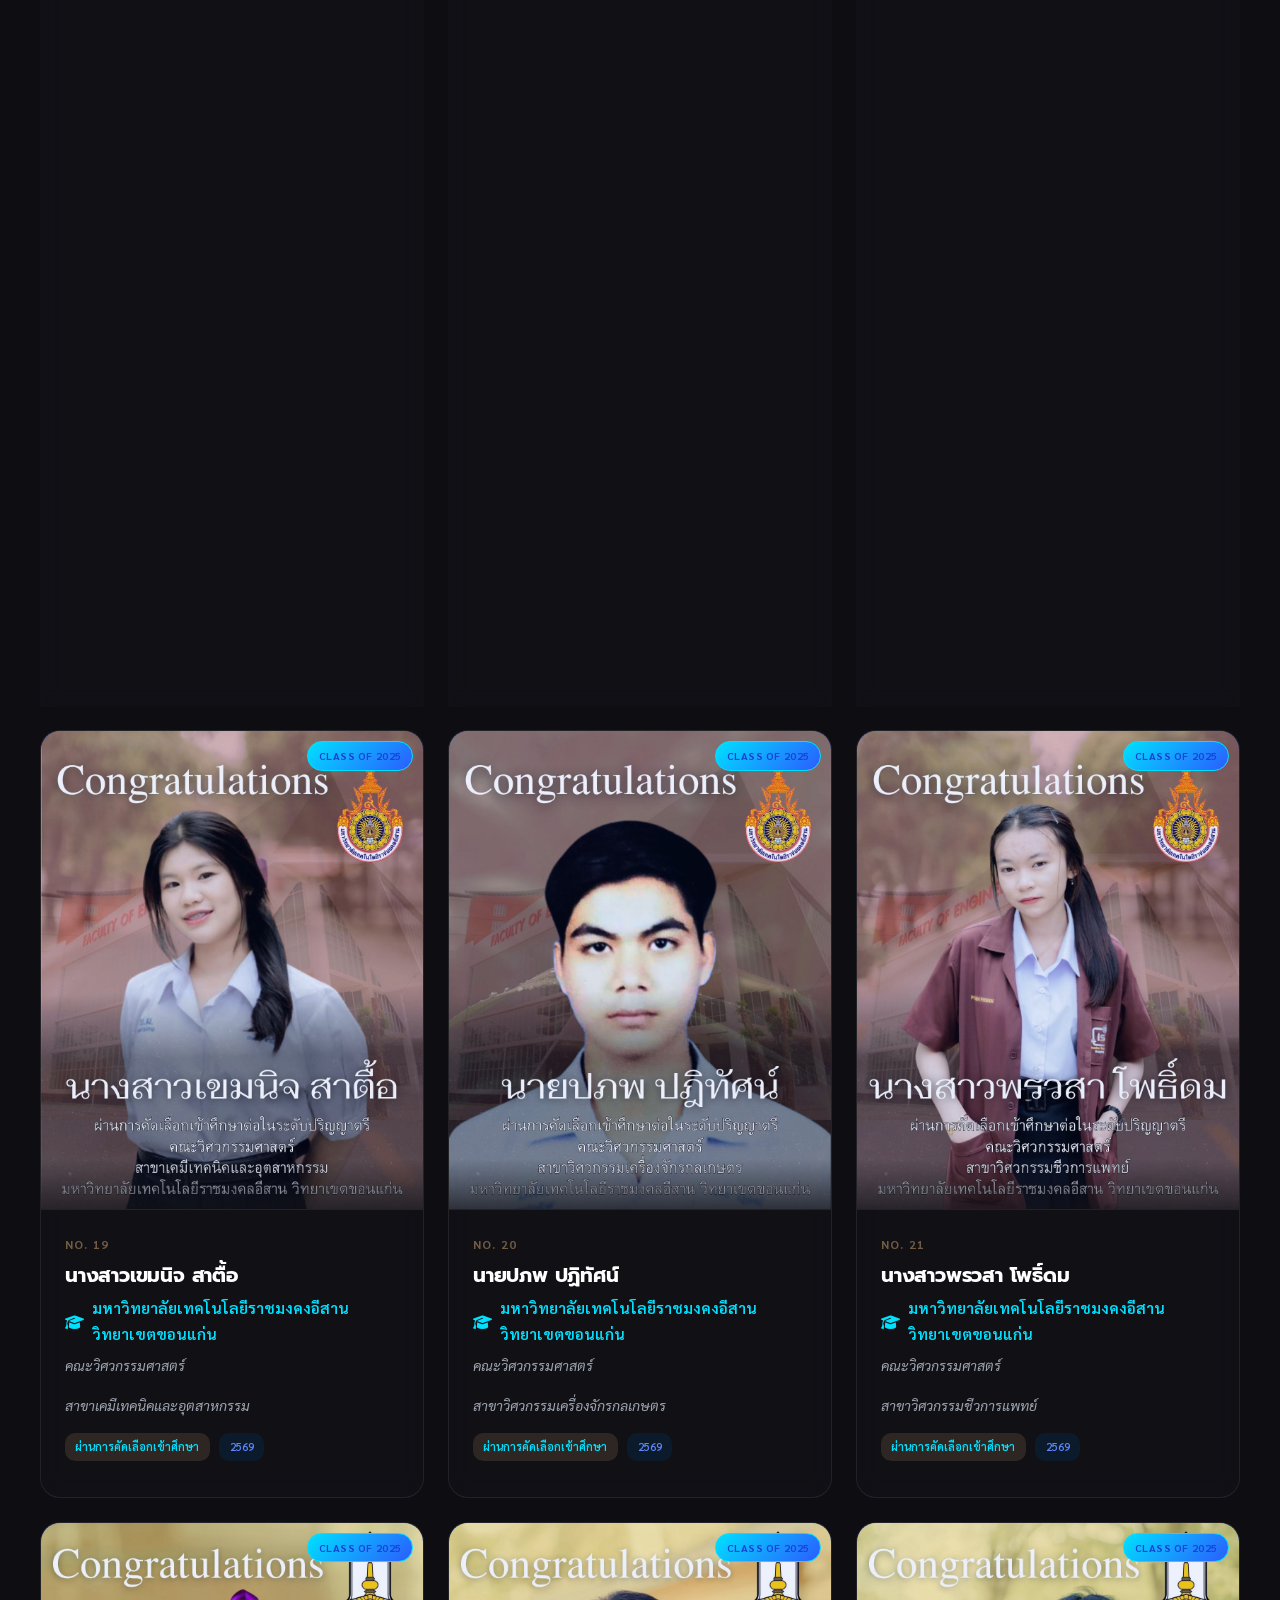
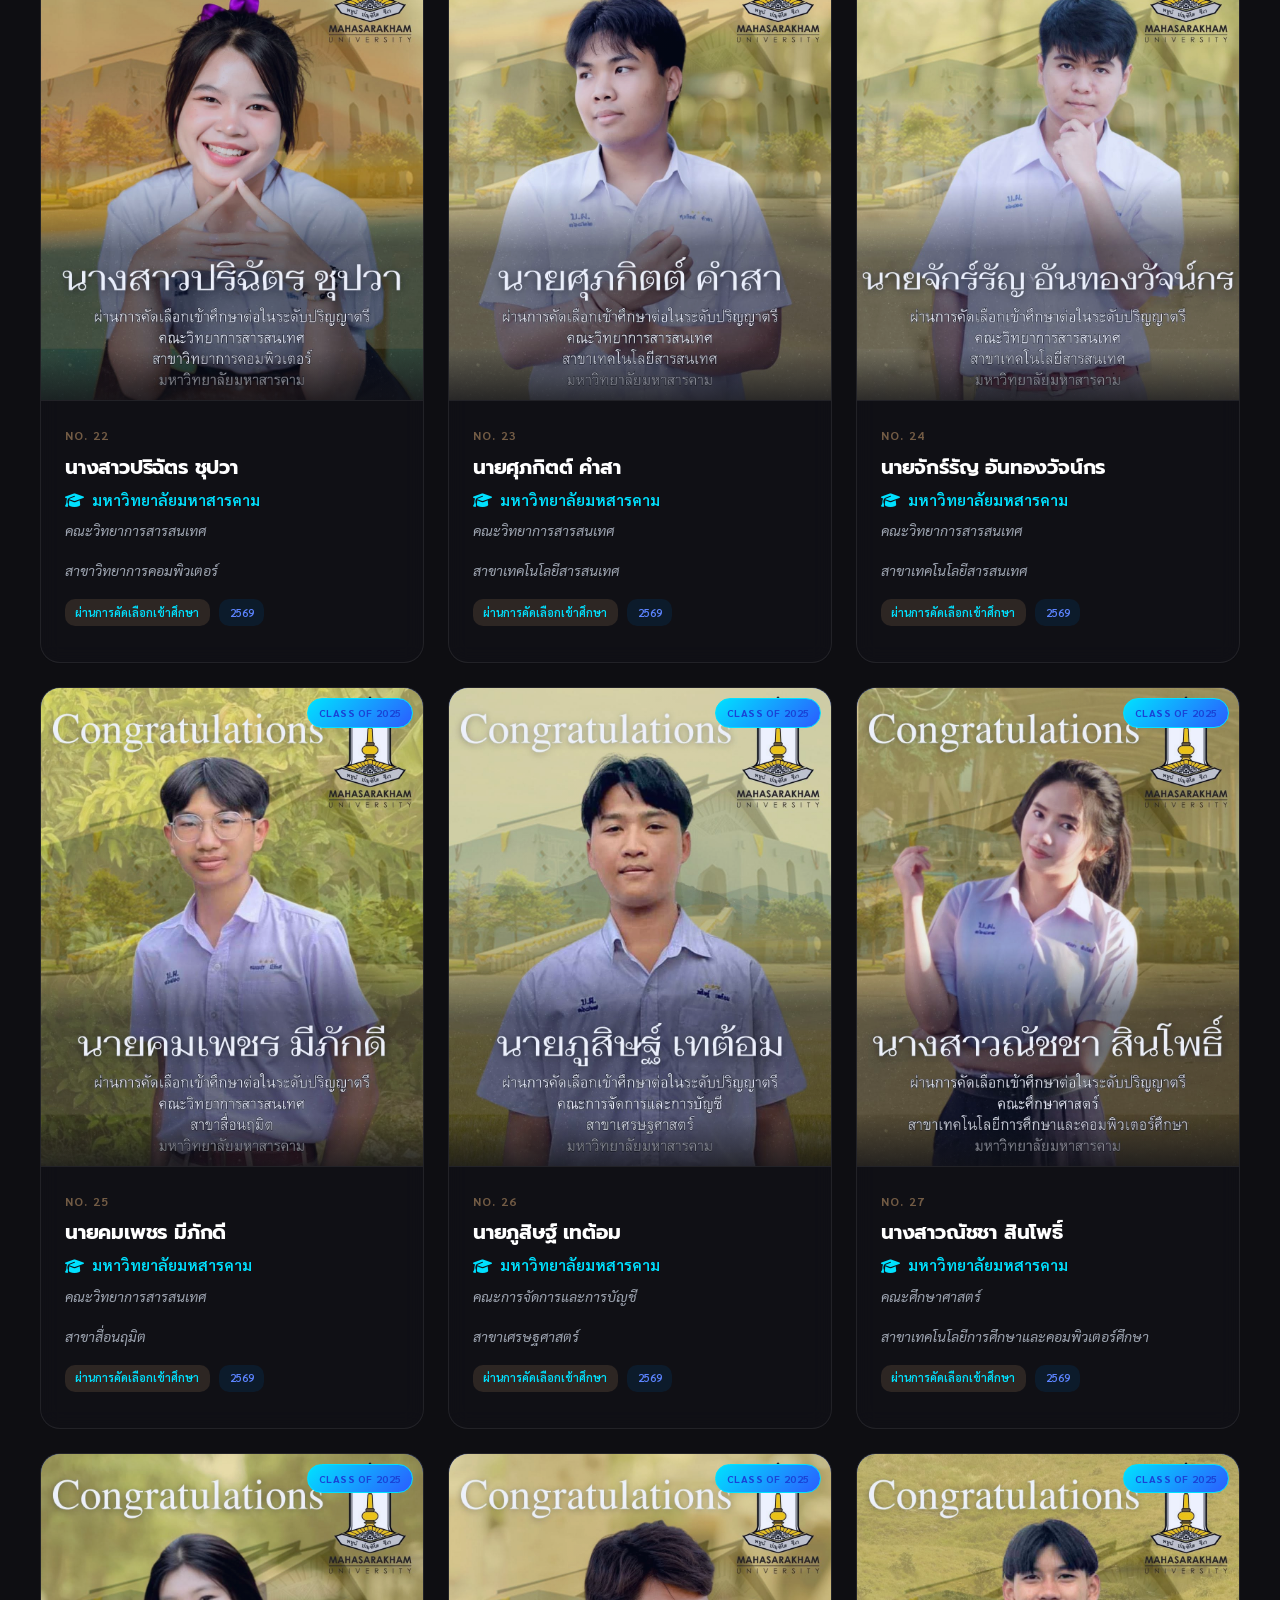
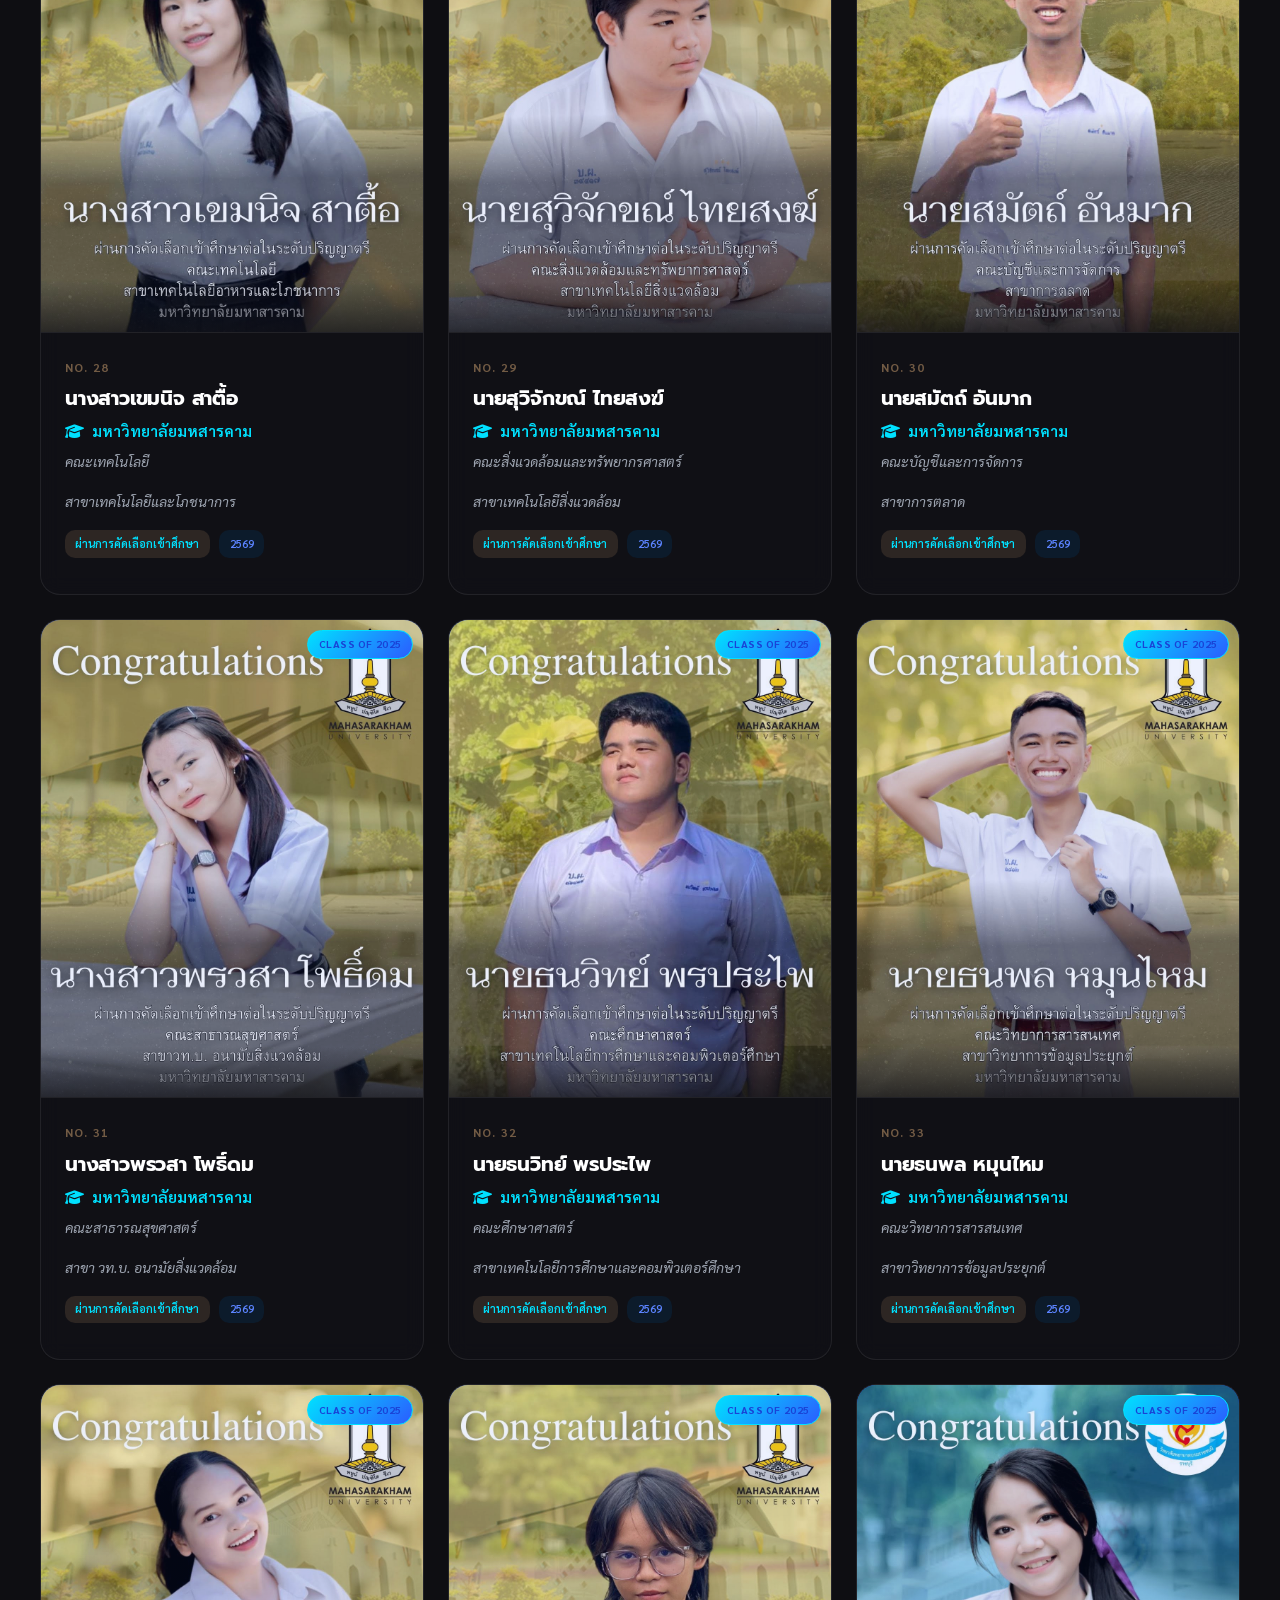
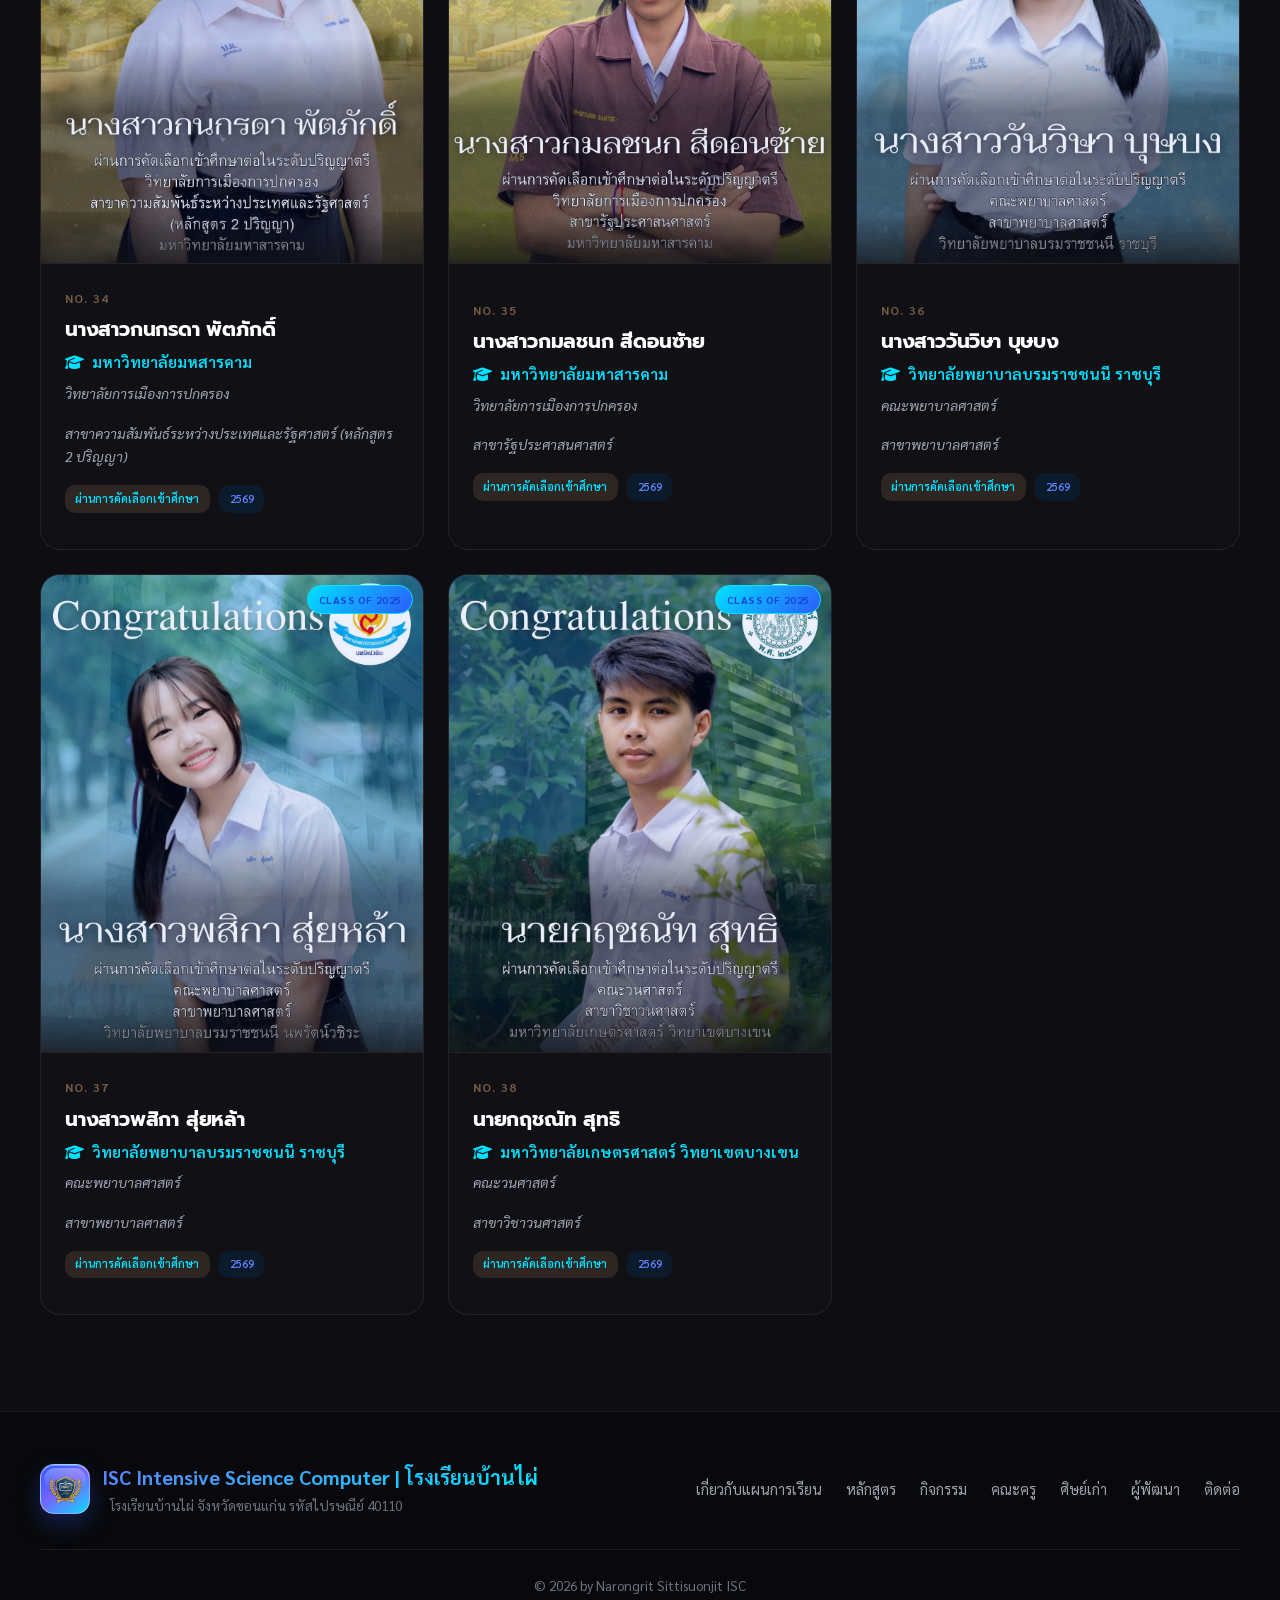
<file: alumni.html>
<!doctype html>
<html lang="th">
  <head>
    <meta charset="UTF-8" />
    <meta name="viewport" content="width=device-width, initial-scale=1.0" />
    <title>ศิษย์เก่า | แผนการเรียนวิทยาศาสตร์คอมพิวเตอร์</title>

    <link rel="preconnect" href="https://fonts.googleapis.com" />
    <link rel="preconnect" href="https://fonts.gstatic.com" crossorigin />
    <link
      href="https://fonts.googleapis.com/css2?family=Kanit:wght@300;400;500;600;700;800&display=swap"
      rel="stylesheet"
    />
    <link
      href="https://fonts.googleapis.com/css2?family=Fira+Code:wght@400;500&display=swap"
      rel="stylesheet"
    />
    <link
      href="https://fonts.googleapis.com/css2?family=Prompt:wght@300;400;500;600;700&display=swap"
      rel="stylesheet"
    />
    <link
      href="https://fonts.googleapis.com/css2?family=Sarabun:wght@300;400;500;600;700&display=swap"
      rel="stylesheet"
    />
    <link
      rel="stylesheet"
      href="https://cdnjs.cloudflare.com/ajax/libs/font-awesome/6.4.0/css/all.min.css"
    />
    <link rel="stylesheet" href="css/style.css" />
    <link rel="stylesheet" href="css/alumni.css" />
    <link rel="icon" type="image/png" href="assets/images/isc logo.png" />
  </head>

  <body>
    <!-- Navigation -->
    <nav class="navbar" id="navbar">
      <div class="nav-container">
        <a href="index.html" class="nav-logo">
          <div class="logo-school">
            <img
              src="assets/images/images-removebg-preview (1).png"
              alt="โลโก้โรงเรียนบ้านไผ่"
            />
          </div>
          <div class="logo-divider"></div>
          <div class="logo-icon">
            <img src="assets/images/isc logo.png" alt="โลโก้สายการเรียน" />
          </div>
          <div class="logo-text">
            <span class="logo-main">ISC Intensive Science Computer</span>
            <span class="logo-sub">โรงเรียนบ้านไผ่</span>
          </div>
        </a>

        <button
          class="nav-toggle"
          id="navToggle"
          aria-label="Toggle navigation"
        >
          <span class="hamburger"></span>
        </button>

        <div class="nav-menu" id="navMenu">
          <ul class="nav-list">
            <li><a href="index.html" class="nav-link">หน้าแรก</a></li>
            <li>
              <a href="index.html#curriculum" class="nav-link">หลักสูตร</a>
            </li>
            <li>
              <a href="index.html#activities" class="nav-link">กิจกรรม</a>
            </li>
            <li><a href="teachers.html" class="nav-link">คณะครู</a></li>
            <li><a href="alumni.html" class="nav-link active">ศิษย์เก่า</a></li>
            <li><a href="developer.html" class="nav-link">ผู้พัฒนา</a></li>
            <li><a href="index.html#contact" class="nav-link">ติดต่อ</a></li>
          </ul>
        </div>
      </div>
    </nav>

    <!-- Breadcrumb -->
    <div class="breadcrumb">
      <div class="breadcrumb-content">
        <a href="index.html"><i class="fas fa-home"></i> หน้าแรก</a>
        <i class="fas fa-chevron-right"></i>
        <a href="index.html#about">เกี่ยวกับแผนการเรียน</a>
        <i class="fas fa-chevron-right"></i>
        <span>ศิษย์เก่า</span>
      </div>
    </div>

    <!-- Hero Section -->
    <section class="alumni-hero">
      <div class="alumni-hero-content">
        <div class="alumni-badge">
          <i class="fas fa-user-graduate"></i>
          <span>ศิษย์เก่าที่สำเร็จการศึกษา</span>
        </div>

        <h1 class="alumni-title">ศิษย์เก่า<span>ISC</span></h1>

        <p class="alumni-subtitle">
          นักเรียนระดับ ม.6 ปีการศึกษา 2568 ISC รุ่นที่ 5
          ที่สำเร็จการศึกษาและทำการสอบเข้าได้รับการรับเข้าศึกษาต่อ
          ณ มหาวิทยาลัยต่างๆในประเทศไทย
        </p>

        <div class="alumni-stats">
          <div class="alumni-stat">
            <div class="alumni-stat-num">37+</div>
            <div class="alumni-stat-label">ศิษย์เก่า</div>
          </div>
          <div class="alumni-stat">
            <div class="alumni-stat-num">9</div>
            <div class="alumni-stat-label">มหาวิทยาลัย</div>
          </div>
          <div class="alumni-stat">
        </div>
      </div>
    </section>

    <!-- Alumni Grid Section -->
    <section class="section alumni-section">  
      <div class="container">
        <div class="section-header">
          <span class="section-tag">สำเร็จการศึกษา</span>
          <h2 class="section-title">
            ISC รุ่นที่ 5<span class="highlight"> (ปีการศึกษา 2568)</span>
          </h2>
        </div>

        <div class="alumni-grid">
          <!-- Alumni Card 1 -->
          <div class="alumni-card">
            <div class="alumni-image">
              <img
                src="assets/images/isc5/1.jpg"
                alt="นางสาวจิดาภา มูลกัน"
              />
              <div class="alumni-badge">Class of 2025</div>
            </div>
            <div class="alumni-info">
              <div class="alumni-number">No. 01</div>
              <h4>นางสาวจิดาภา มูลกัน</h4>
              <p class="alumni-university">
                <i class="fas fa-graduation-cap"></i>
                มหาวิทยาลัยเทคโนโลยีราชมงคลอีสาน วิทยาเขตขอนแก่น
              </p>
              <p class="alumni-major">คณะวิศวกรรมไฟฟ้า</p>
              <p class="alumni-major">สาขาวิชาวิศวกรรมไฟฟ้า</p>
              <div class="alumni-details">
                <span class="detail-tag">ผ่านการคัดเลือกเข้าศึกษา</span>
                <span class="detail-year">2569</span>
              </div>
            </div>
          </div>
          <!-- Alumni Card 2 -->
          <div class="alumni-card">
            <div class="alumni-image">
              <img
                src="assets/images/isc5/2.jpg"
                alt="นายคมเพชร มีภักดี"
              />
              <div class="alumni-badge">Class of 2025</div>
            </div>
            <div class="alumni-info">
              <div class="alumni-number">No. 02</div>
              <h4>นายคมเพชร มีภักดี</h4>
              <p class="alumni-university">
                <i class="fas fa-graduation-cap"></i>
                มหาวิทยาลัยเทคโนโลยีราชมงคลอีสาน วิทยาเขตขอนแก่น
              </p>
              <p class="alumni-major">คณะวิศวกรรมไฟฟ้า</p>
              <p class="alumni-major">สาขาวิชาวิศวกรรมไฟฟ้า</p>
              <div class="alumni-details">
                <span class="detail-tag">ผ่านการคัดเลือกเข้าศึกษา</span>
                <span class="detail-year">2569</span>
              </div>
            </div>
          </div>
          <!-- Alumni Card 3 -->
          <div class="alumni-card">
            <div class="alumni-image">
              <img
                src="assets/images/isc5/3.jpg"
                alt="นายธนวิทย์ พระประไพ"
              />
              <div class="alumni-badge">Class of 2025</div>
            </div>
            <div class="alumni-info">
              <div class="alumni-number">No. 03</div>
              <h4>นายธนวิทย์ พระประไพ</h4>
              <p class="alumni-university">
                <i class="fas fa-graduation-cap"></i>
                มหาวิทยาลัยราชภัฏมหาสารคาม
              </p>
              <p class="alumni-major">คณะครุศาสตร์บัณฑิต</p>
              <p class="alumni-major">สาขาวิชาคอมพิวเตอร์ศึกษา</p>
              <div class="alumni-details">
                <span class="detail-tag">ผ่านการคัดเลือกเข้าศึกษา</span>
                <span class="detail-year">2569</span>
              </div>
            </div>
          </div>
          <!-- Alumni Card 4 -->
          <div class="alumni-card">
            <div class="alumni-image">
              <img
                src="assets/images/isc5/4.jpg"
                alt="นายอรรถพล ศรีจูมพล"
              />
              <div class="alumni-badge">Class of 2025</div>
            </div>
            <div class="alumni-info">
              <div class="alumni-number">No. 04</div>
              <h4>นายอรรถพล ศรีจูมพล</h4>
              <p class="alumni-university">
                <i class="fas fa-graduation-cap"></i>
                สถาบันบัณฑิตพัฒนศิลป์
              </p>
              <p class="alumni-major">คณะศิลปนาฏดุริยางค์</p>
              <div class="alumni-details">
                <span class="detail-tag">ผ่านการคัดเลือกเข้าศึกษา</span>
                <span class="detail-year">2569</span>
              </div>
            </div>
          </div>
          <!-- Alumni Card 5 -->
          <div class="alumni-card">
            <div class="alumni-image">
              <img
                src="assets/images/isc5/5.jpg"
                alt="นายธนพัต ธนะคุ้มชีพ"
              />
              <div class="alumni-badge">Class of 2025</div>
            </div>
            <div class="alumni-info">
              <div class="alumni-number">No. 05</div>
              <h4>นายธนพัต ธนะคุ้มชีพ</h4>
              <p class="alumni-university">
                <i class="fas fa-graduation-cap"></i>
                มหาวิทยาลัยมหิดล
              </p>
              <p class="alumni-major">คณะเทคโนโลยีสารสนเทศและการสื่อสาร</p>
              <p class="alumni-major">สาขาวิทยาการและเทคโนโลยีดิจิทัล</p>
              <div class="alumni-details">
                <span class="detail-tag">ผ่านการคัดเลือกเข้าศึกษา</span>
                <span class="detail-year">2569</span>
              </div>
            </div>
          </div>
          <!-- Alumni Card 6 -->
          <div class="alumni-card">
            <div class="alumni-image">
              <img
                src="assets/images/isc5/6.jpg"
                alt="นางสาวปริฉัตร ชุปวา"
              />
              <div class="alumni-badge">Class of 2025</div>
            </div>
            <div class="alumni-info">
              <div class="alumni-number">No. 06</div>
              <h4>นางสาวปริฉัตร ชุปวา</h4>
              <p class="alumni-university">
                <i class="fas fa-graduation-cap"></i>
                มหาวิทยาลัยขอนแก่น
              </p>
              <p class="alumni-major">วิทยาลัยการคอมพิวเตอร์</p>
              <p class="alumni-major">สาขาวิทยาการคอมพิวเตอร์</p>
              <div class="alumni-details">
                <span class="detail-tag">ผ่านการคัดเลือกเข้าศึกษา</span>
                <span class="detail-year">2569</span>
              </div>
            </div>
          </div>
          <!-- Alumni Card 7 -->
          <div class="alumni-card">
            <div class="alumni-image">
              <img
                src="assets/images/isc5/7.jpg"
                alt="นายสิรภพ นาคประเวศ"
              />
              <div class="alumni-badge">Class of 2025</div>
            </div>
            <div class="alumni-info">
              <div class="alumni-number">No. 07</div>
              <h4>นายสิรภพ นาคประเวศ</h4>
              <p class="alumni-university">
                <i class="fas fa-graduation-cap"></i>
                มหาวิทยาลัยขอนแก่น
              </p>
              <p class="alumni-major">คณะศิลปกรรมศาสตร์</p>
              <p class="alumni-major">ดศ.บ ดุริยางคศาสตร์บัณฑิต กลุ่มวิชาดนตรีตะวันตก</p>
              <div class="alumni-details">
                <span class="detail-tag">ผ่านการคัดเลือกเข้าศึกษา</span>
                <span class="detail-year">2569</span>
              </div>
            </div>
          </div>
          <!-- Alumni Card 8 -->
          <div class="alumni-card">
            <div class="alumni-image">
              <img
                src="assets/images/isc5/8.jpg"
                alt="นางสาวจิดาภา มูลกัน"
              />
              <div class="alumni-badge">Class of 2025</div>
            </div>
            <div class="alumni-info">
              <div class="alumni-number">No. 08</div>
              <h4>นางสาวจิดาภา มูลกัน</h4>
              <p class="alumni-university">
                <i class="fas fa-graduation-cap"></i>
                มหาวิทยาลัยขอนแก่น
              </p>
              <p class="alumni-major">คณะบริหารธุรกิจและการบัญชี</p>
              <p class="alumni-major">สาขาการเงินและเทคโนโลยีการเงิน</p>
              <div class="alumni-details">
                <span class="detail-tag">ผ่านการคัดเลือกเข้าศึกษา</span>
                <span class="detail-year">2569</span>
              </div>
            </div>
          </div>
          <!-- Alumni Card 9 -->
          <div class="alumni-card">
            <div class="alumni-image">
              <img
                src="assets/images/isc5/9.jpg"
                alt="นายอนุภัทร แสงพุทธา"
              />
              <div class="alumni-badge">Class of 2025</div>
            </div>
            <div class="alumni-info">
              <div class="alumni-number">No. 09</div>
              <h4>นายอนุภัทร แสงพุทธา</h4>
              <p class="alumni-university">
                <i class="fas fa-graduation-cap"></i>
                มหาวิทยาลัยขอนแก่น
              </p>
              <p class="alumni-major">วิทยาลัยการคอมพิวเตอร์</p>
              <p class="alumni-major">สาขาวิทยาการคอมพิวเตอร์</p>
              <div class="alumni-details">
                <span class="detail-tag">ผ่านการคัดเลือกเข้าศึกษา</span>
                <span class="detail-year">2569</span>
              </div>
            </div>
          </div>
          <!-- Alumni Card 10 -->
          <div class="alumni-card">
            <div class="alumni-image">
              <img
                src="assets/images/isc5/10.jpg"
                alt="นายภูสิษฐ์ เทต้อม"
              />
              <div class="alumni-badge">Class of 2025</div>
            </div>
            <div class="alumni-info">
              <div class="alumni-number">No. 10</div>
              <h4>นายภูสิษฐ์ เทต้อม</h4>
              <p class="alumni-university">
                <i class="fas fa-graduation-cap"></i>
                มหาวิทยาลัยขอนแก่น
              </p>
              <p class="alumni-major">วิทยาลัยนานาชาติ</p>
              <p class="alumni-major">สาขาบริหารธุรกิจบัณฑิต วิชาเอกการจัดการธุรกิจระดับโลก</p>
              <div class="alumni-details">
                <span class="detail-tag">ผ่านการคัดเลือกเข้าศึกษา</span>
                <span class="detail-year">2569</span>
              </div>
            </div>
          </div>
          <!-- Alumni Card 11 -->
          <div class="alumni-card">
            <div class="alumni-image">
              <img
                src="assets/images/isc5/11.jpg"
                alt="นายอรรถพล ศรีจูมพล"
              />
              <div class="alumni-badge">Class of 2025</div>
            </div>
            <div class="alumni-info">
              <div class="alumni-number">No. 11</div>
              <h4>นายอรรถพล ศรีจูมพล</h4>
              <p class="alumni-university">
                <i class="fas fa-graduation-cap"></i>
                มหาวิทยาลัยขอนแก่น
              </p>
              <p class="alumni-major">คณะศิลปกรรมศาสตร์</p>
               <p class="alumni-major">สาขานาฏศิลป์</p>
              <div class="alumni-details">
                <span class="detail-tag">ผ่านการคัดเลือกเข้าศึกษา</span>
                <span class="detail-year">2569</span>
              </div>
            </div>
          </div>
          <!-- Alumni Card 12 -->
          <div class="alumni-card">
            <div class="alumni-image">
              <img
                src="assets/images/isc5/12.jpg"
                alt="นางสาวพสิกา สุ่ยหล้า"
              />
              <div class="alumni-badge">Class of 2025</div>
            </div>
            <div class="alumni-info">
              <div class="alumni-number">No. 12</div>
              <h4>นางสาวพสิกา สุ่ยหล้า</h4>
              <p class="alumni-university">
                <i class="fas fa-graduation-cap"></i>
                มหาวิทยาลัยขอนแก่น
              </p>
              <p class="alumni-major">คณะวิทยาศาสตร์</p>
               <p class="alumni-major">สาขาวิทยาศาสตร์สิ่งแวดล้อม</p>
              <div class="alumni-details">
                <span class="detail-tag">ผ่านการคัดเลือกเข้าศึกษา</span>
                <span class="detail-year">2569</span>
              </div>
            </div>
          </div>
          <!-- Alumni Card 13 -->
          <div class="alumni-card">
            <div class="alumni-image">
              <img
                src="assets/images/isc5/13.jpg"
                alt="นายอรรถพล ศรีจูมพล"
              />
              <div class="alumni-badge">Class of 2025</div>
            </div>
            <div class="alumni-info">
              <div class="alumni-number">No. 13</div>
              <h4>นายอรรถพล ศรีจูมพล</h4>
              <p class="alumni-university">
                <i class="fas fa-graduation-cap"></i>
                มหาวิทยาลัยขอนแก่น
              </p>
              <p class="alumni-major">คณะศึกษาศาสตร์</p>
              <p class="alumni-major">ศษ.บ (ดนตรีศึกษา) ศึกษาศาสตร์บัณฑิต วิชาเอกดนตรีศึกษา</p>
              <div class="alumni-details">
                <span class="detail-tag">ผ่านการคัดเลือกเข้าศึกษา</span>
                <span class="detail-year">2569</span>
              </div>
            </div>
          </div>
          <!-- Alumni Card 14 -->
          <div class="alumni-card">
            <div class="alumni-image">
              <img
                src="assets/images/isc5/14.jpg"
                alt="นายอัษฎาวุธ พร้อมจิตร"
              />
              <div class="alumni-badge">Class of 2025</div>
            </div>
            <div class="alumni-info">
              <div class="alumni-number">No. 14</div>
              <h4>นายอัษฎาวุธ พร้อมจิตร</h4>
              <p class="alumni-university">
                <i class="fas fa-graduation-cap"></i>
                มหาวิทยาลัยขอนแก่น
              </p>
              <p class="alumni-major">วิทยาลัยการคอมพิวเตอร์</p>
              <p class="alumni-major">สาขาภูมิศาสตร์สารสนเทศศาสตร์</p>
              <div class="alumni-details">
                <span class="detail-tag">ผ่านการคัดเลือกเข้าศึกษา</span>
                <span class="detail-year">2569</span>
              </div>
            </div>
          </div>
          <!-- Alumni Card 15 -->
          <div class="alumni-card">
            <div class="alumni-image">
              <img
                src="assets/images/isc5/15.jpg"
                alt="นายธนพัต ธนะคุ้มชีพ"
              />
              <div class="alumni-badge">Class of 2025</div>
            </div>
            <div class="alumni-info">
              <div class="alumni-number">No. 15</div>
              <h4>นายธนพัต ธนะคุ้มชีพ</h4>
              <p class="alumni-university">
                <i class="fas fa-graduation-cap"></i>
                มหาวิทยาลัยขอนแก่น
              </p>
              <p class="alumni-major">วิทยาลัยการคอมพิวเตอร์</p>
              <p class="alumni-major">สาขาวิทยาการคอมพิวเตอร์</p>
              <div class="alumni-details">
                <span class="detail-tag">ผ่านการคัดเลือกเข้าศึกษา</span>
                <span class="detail-year">2569</span>
              </div>
            </div>
          </div>
          <!-- Alumni Card 16 -->
          <div class="alumni-card">
            <div class="alumni-image">
              <img
                src="assets/images/isc5/16.jpg"
                alt="นางสาวเขมนิจ สาตื้อ"
              />
              <div class="alumni-badge">Class of 2025</div>
            </div>
            <div class="alumni-info">
              <div class="alumni-number">No. 16</div>
              <h4>นางสาวเขมนิจ สาตื้อ</h4>
              <p class="alumni-university">
                <i class="fas fa-graduation-cap"></i>
                มหาวิทยาลัยเกษตรศาสตร์ วิทยาเขตเฉลิมพระเกียรติ จังหวัดสกลนคร
              </p>
              <p class="alumni-major">คณะทรัพยากรธรรมชาติและอุตสาหกรรมเกษตร</p>
              <p class="alumni-major">สาขาสัตว์ศาสตร์</p>
              <div class="alumni-details">
                <span class="detail-tag">ผ่านการคัดเลือกเข้าศึกษา</span>
                <span class="detail-year">2569</span>
              </div>
            </div>
          </div>
          <!-- Alumni Card 17 -->
          <div class="alumni-card">
            <div class="alumni-image">
              <img
                src="assets/images/isc5/17.jpg"
                alt="นายสุวิจักขณ์ ไทยสงฆ์"
              />
              <div class="alumni-badge">Class of 2025</div>
            </div>
            <div class="alumni-info">
              <div class="alumni-number">No. 17</div>
              <h4>นายสุวิจักขณ์ ไทยสงฆ์</h4>
              <p class="alumni-university">
                <i class="fas fa-graduation-cap"></i>
                มหาวิทยาลัยเทคโนโลยีราชมงคงอีสาน วิทยาเขตขอนแก่น
              </p>
              <p class="alumni-major">คณะวิศวกรรมศาสตร์</p>
              <p class="alumni-major">สาขาวิศวกรรมอิเล็กทรอนิกส์และไฟฟ้าสื่อสาร</p>
              <div class="alumni-details">
                <span class="detail-tag">ผ่านการคัดเลือกเข้าศึกษา</span>
                <span class="detail-year">2569</span>
              </div>
            </div>
          </div>
          <!-- Alumni Card 18 -->
          <div class="alumni-card">
            <div class="alumni-image">
              <img
                src="assets/images/isc5/18.jpg"
                alt="นางสาวณัฐลดา พูลสวัสดิ์"
              />
              <div class="alumni-badge">Class of 2025</div>
            </div>
            <div class="alumni-info">
              <div class="alumni-number">No. 18</div>
              <h4>นางสาวณัฐลดา พูลสวัสดิ์</h4>
              <p class="alumni-university">
                <i class="fas fa-graduation-cap"></i>
                มหาวิทยาลัยเทคโนโลยีราชมงคงอีสาน วิทยาเขตขอนแก่น
              </p>
              <p class="alumni-major">คณะวิศวกรรมศาสตร์</p>
              <p class="alumni-major">สาขาวิศวกรรมแปรรูปอาหาร</p>
              <div class="alumni-details">
                <span class="detail-tag">ผ่านการคัดเลือกเข้าศึกษา</span>
                <span class="detail-year">2569</span>
              </div>
            </div>
          </div>
          <!-- Alumni Card 19 -->
          <div class="alumni-card">
            <div class="alumni-image">
              <img
                src="assets/images/isc5/19.jpg"
                alt="นางสาวเขมนิจ สาตื้อ"
              />
              <div class="alumni-badge">Class of 2025</div>
            </div>
            <div class="alumni-info">
              <div class="alumni-number">No. 19</div>
              <h4>นางสาวเขมนิจ สาตื้อ</h4>
              <p class="alumni-university">
                <i class="fas fa-graduation-cap"></i>
                มหาวิทยาลัยเทคโนโลยีราชมงคงอีสาน วิทยาเขตขอนแก่น
              </p>
              <p class="alumni-major">คณะวิศวกรรมศาสตร์</p>
              <p class="alumni-major">สาขาเคมีเทคนิคและอุตสาหกรรม</p>
              <div class="alumni-details">
                <span class="detail-tag">ผ่านการคัดเลือกเข้าศึกษา</span>
                <span class="detail-year">2569</span>
              </div>
            </div>
          </div>
          <!-- Alumni Card 20 -->
          <div class="alumni-card">
            <div class="alumni-image">
              <img
                src="assets/images/isc5/20.jpg"
                alt="นายปภพ ปฏิทัศน์"
              />
              <div class="alumni-badge">Class of 2025</div>
            </div>
            <div class="alumni-info">
              <div class="alumni-number">No. 20</div>
              <h4>นายปภพ ปฏิทัศน์</h4>
              <p class="alumni-university">
                <i class="fas fa-graduation-cap"></i>
                มหาวิทยาลัยเทคโนโลยีราชมงคงอีสาน วิทยาเขตขอนแก่น
              </p>
              <p class="alumni-major">คณะวิศวกรรมศาสตร์</p>
              <p class="alumni-major">สาขาวิศวกรรมเครื่องจักรกลเกษตร</p>
              <div class="alumni-details">
                <span class="detail-tag">ผ่านการคัดเลือกเข้าศึกษา</span>
                <span class="detail-year">2569</span>
              </div>
            </div>
          </div>
          <!-- Alumni Card 21 -->
          <div class="alumni-card">
            <div class="alumni-image">
              <img
                src="assets/images/isc5/21.jpg"
                alt="นางสาวพรวสา โพธิ์ดม"
              />
              <div class="alumni-badge">Class of 2025</div>
            </div>
            <div class="alumni-info">
              <div class="alumni-number">No. 21</div>
              <h4>นางสาวพรวสา โพธิ์ดม</h4>
              <p class="alumni-university">
                <i class="fas fa-graduation-cap"></i>
                มหาวิทยาลัยเทคโนโลยีราชมงคงอีสาน วิทยาเขตขอนแก่น
              </p>
              <p class="alumni-major">คณะวิศวกรรมศาสตร์</p>
              <p class="alumni-major">สาขาวิศวกรรมชีวการแพทย์</p>
              <div class="alumni-details">
                <span class="detail-tag">ผ่านการคัดเลือกเข้าศึกษา</span>
                <span class="detail-year">2569</span>
              </div>
            </div>
          </div>
          <!-- Alumni Card 22 -->
          <div class="alumni-card">
            <div class="alumni-image">
              <img
                src="assets/images/isc5/22.jpg"
                alt="นางสาวปริฉัตร ชุปวา"
              />
              <div class="alumni-badge">Class of 2025</div>
            </div>
            <div class="alumni-info">
              <div class="alumni-number">No. 22</div>
              <h4>นางสาวปริฉัตร ชุปวา</h4>
              <p class="alumni-university">
                <i class="fas fa-graduation-cap"></i>
                มหาวิทยาลัยมหาสารคาม
              </p>
              <p class="alumni-major">คณะวิทยาการสารสนเทศ</p>
              <p class="alumni-major">สาขาวิทยาการคอมพิวเตอร์</p>
              <div class="alumni-details">
                <span class="detail-tag">ผ่านการคัดเลือกเข้าศึกษา</span>
                <span class="detail-year">2569</span>
              </div>
            </div>
          </div>
          <!-- Alumni Card 23 -->
          <div class="alumni-card">
            <div class="alumni-image">
              <img
                src="assets/images/isc5/23.jpg"
                alt="นายศุภกิตต์ คำสา"
              />
              <div class="alumni-badge">Class of 2025</div>
            </div>
            <div class="alumni-info">
              <div class="alumni-number">No. 23</div>
              <h4>นายศุภกิตต์ คำสา</h4>
              <p class="alumni-university">
                <i class="fas fa-graduation-cap"></i>
                มหาวิทยาลัยมหสารคาม
              </p>
              <p class="alumni-major">คณะวิทยาการสารสนเทศ</p>
              <p class="alumni-major">สาขาเทคโนโลยีสารสนเทศ</p>
              <div class="alumni-details">
                <span class="detail-tag">ผ่านการคัดเลือกเข้าศึกษา</span>
                <span class="detail-year">2569</span>
              </div>
            </div>
          </div>

          
          <!-- Alumni Card 23 -->
          <div class="alumni-card">
            <div class="alumni-image">
              <img
                src="assets/images/isc5/24.jpg"
                alt="นายจักร์รัญ อันทองวัจน์กร"
              />
              <div class="alumni-badge">Class of 2025</div>
            </div>
            <div class="alumni-info">
              <div class="alumni-number">No. 24</div>
              <h4>นายจักร์รัญ อันทองวัจน์กร</h4>
              <p class="alumni-university">
                <i class="fas fa-graduation-cap"></i>
                มหาวิทยาลัยมหสารคาม
              </p>
              <p class="alumni-major">คณะวิทยาการสารสนเทศ</p>
              <p class="alumni-major">สาขาเทคโนโลยีสารสนเทศ</p>
              <div class="alumni-details">
                <span class="detail-tag">ผ่านการคัดเลือกเข้าศึกษา</span>
                <span class="detail-year">2569</span>
              </div>
            </div>
          </div>
          <!-- Alumni Card 24 -->
          <div class="alumni-card">
            <div class="alumni-image">
              <img
                src="assets/images/isc5/25.jpg"
                alt="นายคมเพชร มีภักดี"
              />
              <div class="alumni-badge">Class of 2025</div>
            </div>
            <div class="alumni-info">
              <div class="alumni-number">No. 25</div>
              <h4>นายคมเพชร มีภักดี</h4>
              <p class="alumni-university">
                <i class="fas fa-graduation-cap"></i>
                มหาวิทยาลัยมหสารคาม
              </p>
              <p class="alumni-major">คณะวิทยาการสารสนเทศ</p>
              <p class="alumni-major">สาขาสื่อนฤมิต</p>
              <div class="alumni-details">
                <span class="detail-tag">ผ่านการคัดเลือกเข้าศึกษา</span>
                <span class="detail-year">2569</span>
              </div>
            </div>
          </div>
          <!-- Alumni Card 25 -->
          <div class="alumni-card">
            <div class="alumni-image">
              <img
                src="assets/images/isc5/26.jpg"
                alt="นายภูสิษฐ์ เทต้อม"
              />
              <div class="alumni-badge">Class of 2025</div>
            </div>
            <div class="alumni-info">
              <div class="alumni-number">No. 26</div>
              <h4>นายภูสิษฐ์ เทต้อม</h4>
              <p class="alumni-university">
                <i class="fas fa-graduation-cap"></i>
                มหาวิทยาลัยมหสารคาม
              </p>
              <p class="alumni-major">คณะการจัดการและการบัญชี</p>
              <p class="alumni-major">สาขาเศรษฐศาสตร์</p>
              <div class="alumni-details">
                <span class="detail-tag">ผ่านการคัดเลือกเข้าศึกษา</span>
                <span class="detail-year">2569</span>
              </div>
            </div>
          </div>
          <!-- Alumni Card 26 -->
          <div class="alumni-card">
            <div class="alumni-image">
              <img
                src="assets/images/isc5/27.jpg"
                alt="นางสาวณัชชา สินโพธิ์"
              />
              <div class="alumni-badge">Class of 2025</div>
            </div>
            <div class="alumni-info">
              <div class="alumni-number">No. 27</div>
              <h4>นางสาวณัชชา สินโพธิ์</h4>
              <p class="alumni-university">
                <i class="fas fa-graduation-cap"></i>
                มหาวิทยาลัยมหสารคาม
              </p>
              <p class="alumni-major">คณะศึกษาศาสตร์</p>
              <p class="alumni-major">สาขาเทคโนโลยีการศึกษาและคอมพิวเตอร์ศึกษา</p>
              <div class="alumni-details">
                <span class="detail-tag">ผ่านการคัดเลือกเข้าศึกษา</span>
                <span class="detail-year">2569</span>
              </div>
            </div>
          </div>
          <!-- Alumni Card 28 -->
          <div class="alumni-card">
            <div class="alumni-image">
              <img
                src="assets/images/isc5/28.jpg"
                alt="นางสาวเขมนิจ สาตื้อ"
              />
              <div class="alumni-badge">Class of 2025</div>
            </div>
            <div class="alumni-info">
              <div class="alumni-number">No. 28</div>
              <h4>นางสาวเขมนิจ สาตื้อ</h4>
              <p class="alumni-university">
                <i class="fas fa-graduation-cap"></i>
                มหาวิทยาลัยมหสารคาม
              </p>
              <p class="alumni-major">คณะเทคโนโลยี</p>
              <p class="alumni-major">สาขาเทคโนโลยีและโภชนาการ</p>
              <div class="alumni-details">
                <span class="detail-tag">ผ่านการคัดเลือกเข้าศึกษา</span>
                <span class="detail-year">2569</span>
              </div>
            </div>
          </div>
          <!-- Alumni Card 29 -->
          <div class="alumni-card">
            <div class="alumni-image">
              <img
                src="assets/images/isc5/29.jpg"
                alt="นายสุวิจักขณ์ ไทยสงฆ์"
              />
              <div class="alumni-badge">Class of 2025</div>
            </div>
            <div class="alumni-info">
              <div class="alumni-number">No. 29</div>
              <h4>นายสุวิจักขณ์ ไทยสงฆ์</h4>
              <p class="alumni-university">
                <i class="fas fa-graduation-cap"></i>
                มหาวิทยาลัยมหสารคาม
              </p>
              <p class="alumni-major">คณะสิ่งแวดล้อมและทรัพยากรศาสตร์</p>
              <p class="alumni-major">สาขาเทคโนโลยีสิ่งแวดล้อม</p>
              <div class="alumni-details">
                <span class="detail-tag">ผ่านการคัดเลือกเข้าศึกษา</span>
                <span class="detail-year">2569</span>
              </div>
            </div>
          </div>
          <!-- Alumni Card 30 -->
          <div class="alumni-card">
            <div class="alumni-image">
              <img
                src="assets/images/isc5/30.jpg"
                alt="นายสมัตถ์ อันมาก"
              />
              <div class="alumni-badge">Class of 2025</div>
            </div>
            <div class="alumni-info">
              <div class="alumni-number">No. 30</div>
              <h4>นายสมัตถ์ อันมาก</h4>
              <p class="alumni-university">
                <i class="fas fa-graduation-cap"></i>
                มหาวิทยาลัยมหสารคาม
              </p>
              <p class="alumni-major">คณะบัญชีและการจัดการ</p>
              <p class="alumni-major">สาขาการตลาด</p>
              <div class="alumni-details">
                <span class="detail-tag">ผ่านการคัดเลือกเข้าศึกษา</span>
                <span class="detail-year">2569</span>
              </div>
            </div>
          </div>
          <!-- Alumni Card 31 -->
          <div class="alumni-card">
            <div class="alumni-image">
              <img
                src="assets/images/isc5/31.jpg"
                alt="นางสาวพรวสา โพธิ์ดม"
              />
              <div class="alumni-badge">Class of 2025</div>
            </div>
            <div class="alumni-info">
              <div class="alumni-number">No. 31</div>
              <h4>นางสาวพรวสา โพธิ์ดม</h4>
              <p class="alumni-university">
                <i class="fas fa-graduation-cap"></i>
                มหาวิทยาลัยมหสารคาม
              </p>
              <p class="alumni-major">คณะสาธารณสุขศาสตร์</p>
              <p class="alumni-major">สาขา วท.บ. อนามัยสิ่งแวดล้อม</p>
              <div class="alumni-details">
                <span class="detail-tag">ผ่านการคัดเลือกเข้าศึกษา</span>
                <span class="detail-year">2569</span>
              </div>
            </div>
          </div>
          <!-- Alumni Card 32 -->
          <div class="alumni-card">
            <div class="alumni-image">
              <img
                src="assets/images/isc5/32.jpg"
                alt="นายธนวิทย์ พรประไพ"
              />
              <div class="alumni-badge">Class of 2025</div>
            </div>
            <div class="alumni-info">
              <div class="alumni-number">No. 32</div>
              <h4>นายธนวิทย์ พรประไพ</h4>
              <p class="alumni-university">
                <i class="fas fa-graduation-cap"></i>
                มหาวิทยาลัยมหสารคาม
              </p>
              <p class="alumni-major">คณะศึกษาศาสตร์</p>
              <p class="alumni-major">สาขาเทคโนโลยีการศึกษาและคอมพิวเตอร์ศึกษา</p>
              <div class="alumni-details">
                <span class="detail-tag">ผ่านการคัดเลือกเข้าศึกษา</span>
                <span class="detail-year">2569</span>
              </div>
            </div>
          </div>
          <!-- Alumni Card 33 -->
          <div class="alumni-card">
            <div class="alumni-image">
              <img
                src="assets/images/isc5/33.jpg"
                alt="นายธนพล หมุนไหม"
              />
              <div class="alumni-badge">Class of 2025</div>
            </div>
            <div class="alumni-info">
              <div class="alumni-number">No. 33</div>
              <h4>นายธนพล หมุนไหม</h4>
              <p class="alumni-university">
                <i class="fas fa-graduation-cap"></i>
                มหาวิทยาลัยมหสารคาม
              </p>
              <p class="alumni-major">คณะวิทยาการสารสนเทศ</p>
              <p class="alumni-major">สาขาวิทยาการข้อมูลประยุกต์</p>
              <div class="alumni-details">
                <span class="detail-tag">ผ่านการคัดเลือกเข้าศึกษา</span>
                <span class="detail-year">2569</span>
              </div>
            </div>
          </div>
          <!-- Alumni Card 34 -->
          <div class="alumni-card">
            <div class="alumni-image">
              <img
                src="assets/images/isc5/34.jpg"
                alt="นางสาวกนกรดา พัตภักดิ์"
              />
              <div class="alumni-badge">Class of 2025</div>
            </div>
            <div class="alumni-info">
              <div class="alumni-number">No. 34</div>
              <h4>นางสาวกนกรดา พัตภักดิ์</h4>
              <p class="alumni-university">
                <i class="fas fa-graduation-cap"></i>
                มหาวิทยาลัยมหสารคาม
              </p>
              <p class="alumni-major">วิทยาลัยการเมืองการปกครอง</p>
              <p class="alumni-major">สาขาความสัมพันธ์ระหว่างประเทศและรัฐศาสตร์ (หลักสูตร 2 ปริญญา)</p>
              <div class="alumni-details">
                <span class="detail-tag">ผ่านการคัดเลือกเข้าศึกษา</span>
                <span class="detail-year">2569</span>
              </div>
            </div>
          </div>
          <!-- Alumni Card 35 -->
          <div class="alumni-card">
            <div class="alumni-image">
              <img
                src="assets/images/isc5/35.jpg"
                alt="นางสาวกมลชนก สีดอนซ้าย"
              />
              <div class="alumni-badge">Class of 2025</div>
            </div>
            <div class="alumni-info">
              <div class="alumni-number">No. 35</div>
              <h4>นางสาวกมลชนก สีดอนซ้าย</h4>
              <p class="alumni-university">
                <i class="fas fa-graduation-cap"></i>
                มหาวิทยาลัยมหาสารคาม
              </p>
              <p class="alumni-major">วิทยาลัยการเมืองการปกครอง</p>
              <p class="alumni-major">สาขารัฐประศาสนศาสตร์</p>
              <div class="alumni-details">
                <span class="detail-tag">ผ่านการคัดเลือกเข้าศึกษา</span>
                <span class="detail-year">2569</span>
              </div>
            </div>
          </div>
          <!-- Alumni Card 36 -->
          <div class="alumni-card">
            <div class="alumni-image">
              <img
                src="assets/images/isc5/36.jpg"
                alt="นางสาววันวิษา บุษบง"
              />
              <div class="alumni-badge">Class of 2025</div>
            </div>
            <div class="alumni-info">
              <div class="alumni-number">No. 36</div>
              <h4>นางสาววันวิษา บุษบง</h4>
              <p class="alumni-university">
                <i class="fas fa-graduation-cap"></i>
                วิทยาลัยพยาบาลบรมราชชนนี ราชบุรี
              </p>
              <p class="alumni-major">คณะพยาบาลศาสตร์</p>
              <p class="alumni-major">สาขาพยาบาลศาสตร์</p>
              <div class="alumni-details">
                <span class="detail-tag">ผ่านการคัดเลือกเข้าศึกษา</span>
                <span class="detail-year">2569</span>
              </div>
            </div>
          </div>
                    <!-- Alumni Card 37 -->
          <div class="alumni-card">
            <div class="alumni-image">
              <img
                src="assets/images/isc5/37.jpg"
                alt="นางสาวพสิกา สุ่ยหล้า"
              />
              <div class="alumni-badge">Class of 2025</div>
            </div>
            <div class="alumni-info">
              <div class="alumni-number">No. 37</div>
              <h4>นางสาวพสิกา สุ่ยหล้า</h4>
              <p class="alumni-university">
                <i class="fas fa-graduation-cap"></i>
                วิทยาลัยพยาบาลบรมราชชนนี ราชบุรี
              </p>
              <p class="alumni-major">คณะพยาบาลศาสตร์</p>
              <p class="alumni-major">สาขาพยาบาลศาสตร์</p>
              <div class="alumni-details">
                <span class="detail-tag">ผ่านการคัดเลือกเข้าศึกษา</span>
                <span class="detail-year">2569</span>
              </div>
            </div>
          </div>
          <!-- Alumni Card 38 -->
          <div class="alumni-card">
            <div class="alumni-image">
              <img
                src="assets/images/isc5/38.jpg"
                alt="นายกฤชณัท สุทธิ"
              />
              <div class="alumni-badge">Class of 2025</div>
            </div>
            <div class="alumni-info">
              <div class="alumni-number">No. 38</div>
              <h4>นายกฤชณัท สุทธิ</h4>
              <p class="alumni-university">
                <i class="fas fa-graduation-cap"></i>
                มหาวิทยาลัยเกษตรศาสตร์ วิทยาเขตบางเขน
              </p>
              <p class="alumni-major">คณะวนศาสตร์</p>
              <p class="alumni-major">สาขาวิชาวนศาสตร์</p>
              <div class="alumni-details">
                <span class="detail-tag">ผ่านการคัดเลือกเข้าศึกษา</span>
                <span class="detail-year">2569</span>
              </div>
            </div>
          </div>
          <!-- Alumni Card 38-->
        </div>
      </div>
    </section>

    <!-- Footer -->
    <footer class="footer">
      <div class="container">
        <div class="footer-content">
          <div class="footer-brand">
            <div class="logo-icon" style="width: 50px; height: 50px">
              <img src="assets/images/isc logo.png" alt="โลโก้สายการเรียน" />
            </div>
            <div>
              <span>ISC Intensive Science Computer | โรงเรียนบ้านไผ่</span>
              <p>โรงเรียนบ้านไผ่ จังหวัดขอนแก่น รหัสไปรษณีย์ 40110</p>
            </div>
          </div>
          <div class="footer-links">
            <a href="index.html#about">เกี่ยวกับแผนการเรียน</a>
            <a href="index.html#curriculum">หลักสูตร</a>
            <a href="index.html#activities">กิจกรรม</a>
            <a href="teachers.html">คณะครู</a>
            <a href="alumni.html">ศิษย์เก่า</a>
            <a href="developer.html">ผู้พัฒนา</a>
            <a href="index.html#contact">ติดต่อ</a>
          </div>
        </div>
        <div class="footer-bottom">
          <p>&copy; 2026 by Narongrit Sittisuonjit ISC</p>
        </div>
      </div>
    </footer>

    <button class="back-to-top" id="backToTop">
      <i class="fas fa-arrow-up"></i>
    </button>

    <script src="js/script.js"></script>
  </body>
</html>
</file>
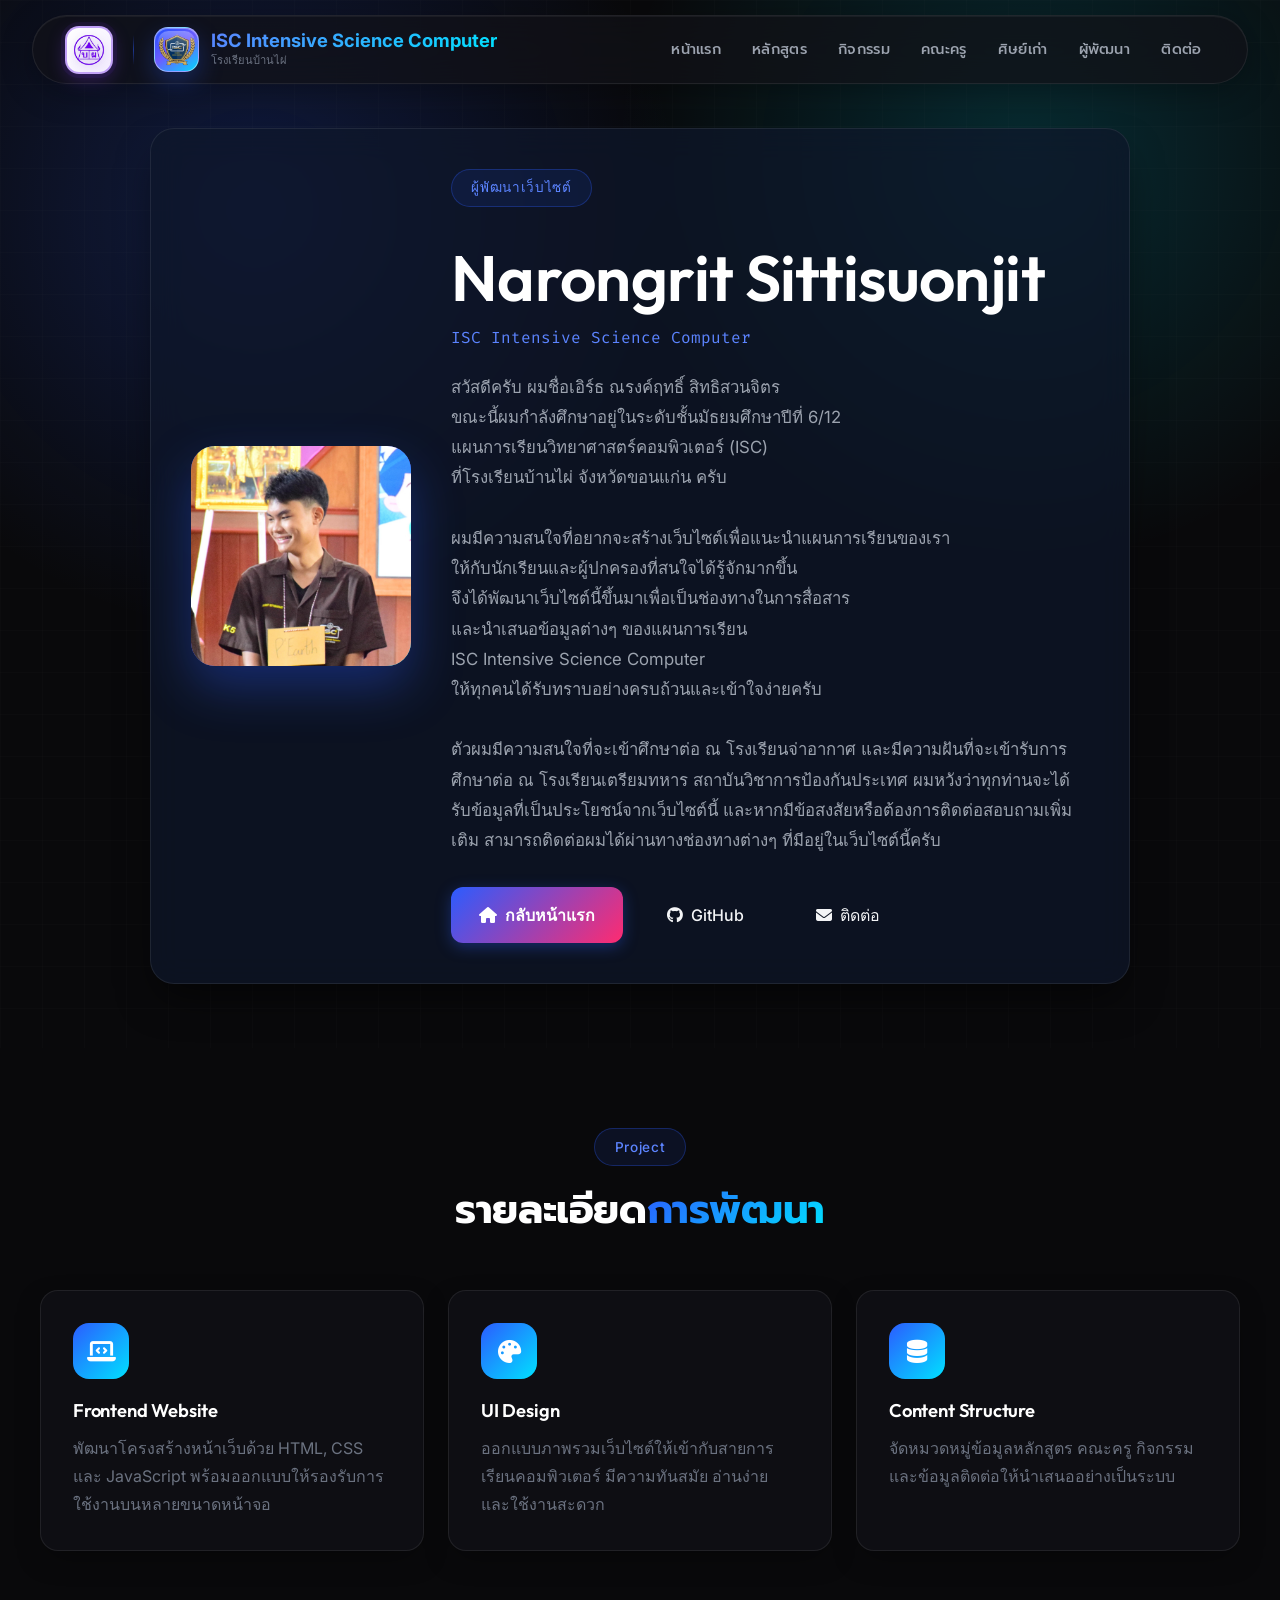
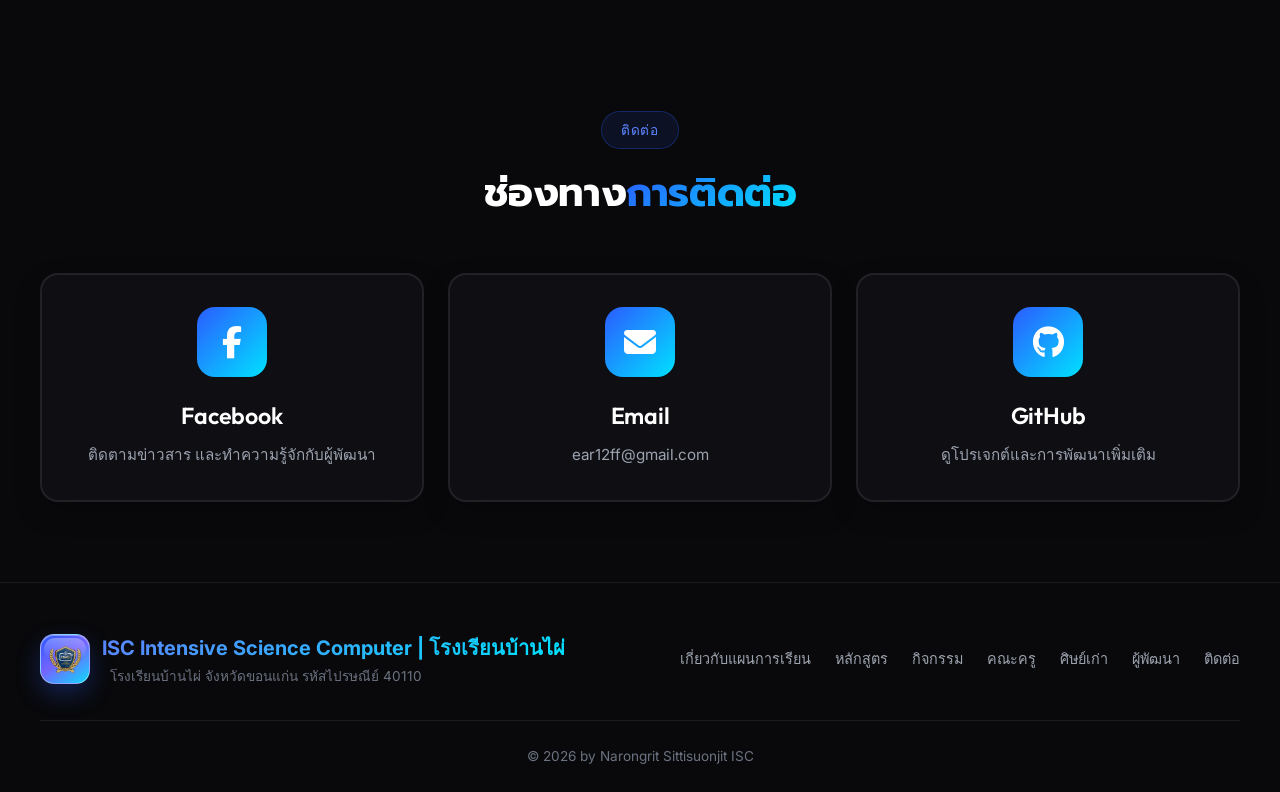
<file: developer.html>
<!DOCTYPE html>
<html lang="th">
<head>
    <meta charset="UTF-8">
    <meta name="viewport" content="width=device-width, initial-scale=1.0">
    <meta name="description" content="เกี่ยวกับผู้พัฒนาเว็บไซต์แผนการเรียน ISC Intensive Science Computer โรงเรียนบ้านไผ่">
    <title>ผู้พัฒนาเว็บไซต์ | ISC Intensive Science Computer</title>

    <link rel="preconnect" href="https://fonts.googleapis.com">
    <link rel="preconnect" href="https://fonts.gstatic.com" crossorigin>
    <link href="https://fonts.googleapis.com/css2?family=Inter:wght@300;400;500;600;700;800;900&family=Outfit:wght@300;400;500;600;700;800;900&family=Fira+Code:wght@400;500&family=Prompt:wght@300;400;500;600;700&family=Kanit:wght@300;400;500;600;700;800&display=swap" rel="stylesheet">
    <link rel="stylesheet" href="https://cdnjs.cloudflare.com/ajax/libs/font-awesome/6.4.0/css/all.min.css">
    <link rel="stylesheet" href="css/style.css">
    <link rel="icon" type="image/png" href="assets/images/isc logo.png">
</head>
<body>
    <!-- Navigation -->
    <nav class="navbar" id="navbar">
        <div class="nav-container">
            <a href="index.html" class="nav-logo">
                <div class="logo-school">
                    <img src="assets/images/images-removebg-preview (1).png" alt="โลโก้โรงเรียนบ้านไผ่">
                </div>
                <div class="logo-divider"></div>
                <div class="logo-icon">
                    <img src="assets/images/isc logo.png" alt="โลโก้สายการเรียน">
                </div>
                <div class="logo-text">
                    <span class="logo-main">ISC Intensive Science Computer</span>
                    <span class="logo-sub">โรงเรียนบ้านไผ่</span>
                </div>
            </a>

            <button class="nav-toggle" id="navToggle" aria-label="Toggle navigation">
                <span class="hamburger"></span>
            </button>

            <div class="nav-menu" id="navMenu">
                <ul class="nav-list">
                    <li><a href="index.html" class="nav-link">หน้าแรก</a></li>
                    <li><a href="index.html#curriculum" class="nav-link">หลักสูตร</a></li>
                    <li><a href="index.html#activities" class="nav-link">กิจกรรม</a></li>
                    <li><a href="teachers.html" class="nav-link">คณะครู</a></li>
                    <li><a href="alumni.html" class="nav-link">ศิษย์เก่า</a></li>
                    <li><a href="developer.html" class="nav-link active">ผู้พัฒนา</a></li>
                    <li><a href="index.html#contact" class="nav-link">ติดต่อ</a></li>
                </ul>
            </div>
        </div>
    </nav>

    <main class="developer-page">
        <section class="developer-hero">
            <div class="developer-bg-grid"></div>
            <div class="developer-profile">
                <div class="developer-mark">
                    <img src="assets/images/narongrit.jpg" alt="Narongrit Sittisuonjit">
                </div>
                <div class="developer-copy">
                    <span class="section-tag">ผู้พัฒนาเว็บไซต์</span>
                    <h1>Narongrit Sittisuonjit</h1>
                    <p class="developer-role">ISC Intensive Science Computer</p>
                    <p class="developer-desc">
                        สวัสดีครับ ผมชื่อเอิร์ธ ณรงค์ฤทธิ์ สิทธิสวนจิตร<br>
                        ขณะนี้ผมกำลังศึกษาอยู่ในระดับชั้นมัธยมศึกษาปีที่ 6/12<br>
                        แผนการเรียนวิทยาศาสตร์คอมพิวเตอร์ (ISC)<br>
                        ที่โรงเรียนบ้านไผ่ จังหวัดขอนแก่น ครับ
                        <br><br>
                        ผมมีความสนใจที่อยากจะสร้างเว็บไซต์เพื่อแนะนำแผนการเรียนของเรา<br>
                        ให้กับนักเรียนและผู้ปกครองที่สนใจได้รู้จักมากขึ้น<br>
                        จึงได้พัฒนาเว็บไซต์นี้ขึ้นมาเพื่อเป็นช่องทางในการสื่อสาร<br>
                        และนำเสนอข้อมูลต่างๆ ของแผนการเรียน<br>
                        ISC Intensive Science Computer<br>
                        ให้ทุกคนได้รับทราบอย่างครบถ้วนและเข้าใจง่ายครับ
                        <br><br>
                        ตัวผมมีความสนใจที่จะเข้าศึกษาต่อ ณ โรงเรียนจ่าอากาศ และมีความฝันที่จะเข้ารับการศึกษาต่อ ณ โรงเรียนเตรียมทหาร สถาบันวิชาการป้องกันประเทศ
                        ผมหวังว่าทุกท่านจะได้รับข้อมูลที่เป็นประโยชน์จากเว็บไซต์นี้ และหากมีข้อสงสัยหรือต้องการติดต่อสอบถามเพิ่มเติม สามารถติดต่อผมได้ผ่านทางช่องทางต่างๆ ที่มีอยู่ในเว็บไซต์นี้ครับ
                    </p>
                    <div class="developer-actions">
                        <a href="index.html" class="btn btn-primary">
                            <i class="fas fa-house"></i>
                            <span>กลับหน้าแรก</span>
                        </a>
                        <a href="https://github.com/EarthFlys" target="_blank" rel="noopener noreferrer" class="btn btn-secondary">
                            <i class="fab fa-github"></i>
                            <span>GitHub</span>
                        </a>
                        <a href="index.html#contact" class="btn btn-secondary">
                            <i class="fas fa-envelope"></i>
                            <span>ติดต่อ</span>
                        </a>
                    </div>
                </div>
            </div>
        </section>

        <section class="developer-section">
            <div class="container">
                <div class="section-header">
                    <span class="section-tag">Project</span>
                    <h2 class="section-title">รายละเอียด<span class="highlight">การพัฒนา</span></h2>
                </div>

                <div class="developer-card-grid">
                    <div class="developer-card">
                        <i class="fas fa-laptop-code"></i>
                        <h3>Frontend Website</h3>
                        <p>พัฒนาโครงสร้างหน้าเว็บด้วย HTML, CSS และ JavaScript พร้อมออกแบบให้รองรับการใช้งานบนหลายขนาดหน้าจอ</p>
                    </div>
                    <div class="developer-card">
                        <i class="fas fa-palette"></i>
                        <h3>UI Design</h3>
                        <p>ออกแบบภาพรวมเว็บไซต์ให้เข้ากับสายการเรียนคอมพิวเตอร์ มีความทันสมัย อ่านง่าย และใช้งานสะดวก</p>
                    </div>
                    <div class="developer-card">
                        <i class="fas fa-database"></i>
                        <h3>Content Structure</h3>
                        <p>จัดหมวดหมู่ข้อมูลหลักสูตร คณะครู กิจกรรม และข้อมูลติดต่อให้นำเสนออย่างเป็นระบบ</p>
                    </div>
                </div>
            </div>
        </section>

        <section class="developer-section">
            <div class="container">
                <div class="section-header">
                    <span class="section-tag">ติดต่อ</span>
                    <h2 class="section-title">ช่องทาง<span class="highlight">การติดต่อ</span></h2>
                </div>

                <div class="contact-links-grid">
                    <a href="https://www.facebook.com/EarthFlys_YT/" target="_blank" rel="noopener noreferrer" class="contact-link-card">
                        <div class="contact-link-icon">
                            <i class="fab fa-facebook-f"></i>
                        </div>
                        <h3>Facebook</h3>
                        <p>ติดตามข่าวสาร และทำความรู้จักกับผู้พัฒนา</p>
                    </a>
                    <a href="mailto:ear12ff@gmail.com" class="contact-link-card">
                        <div class="contact-link-icon">
                            <i class="fas fa-envelope"></i>
                        </div>
                        <h3>Email</h3>
                        <p>ear12ff@gmail.com</p>
                    </a>
                    <a href="https://github.com/EarthFlys" target="_blank" rel="noopener noreferrer" class="contact-link-card">
                        <div class="contact-link-icon">
                            <i class="fab fa-github"></i>
                        </div>
                        <h3>GitHub</h3>
                        <p>ดูโปรเจกต์และการพัฒนาเพิ่มเติม</p>
                    </a>
                </div>
            </div>
        </section>
    </main>

    <!-- Footer -->
    <footer class="footer">
        <div class="container">
            <div class="footer-content">
                <div class="footer-brand">
                    <div class="logo-icon" style="width: 50px; height: 50px;">
                       <img src="assets/images/isc logo.png" alt="โลโก้สายการเรียน">
                    </div>
                    <div>
<span>ISC Intensive Science Computer | โรงเรียนบ้านไผ่</span>
                        <p>โรงเรียนบ้านไผ่ จังหวัดขอนแก่น รหัสไปรษณีย์ 40110</p>
                    </div>
                </div>
                <div class="footer-links">
                    <a href="index.html#about">เกี่ยวกับแผนการเรียน</a>
                    <a href="index.html#curriculum">หลักสูตร</a>
                    <a href="index.html#activities">กิจกรรม</a>
                    <a href="teachers.html">คณะครู</a>
                    <a href="alumni.html">ศิษย์เก่า</a>
                    <a href="developer.html">ผู้พัฒนา</a>
                    <a href="index.html#contact">ติดต่อ</a>
                </div>
            </div>
            <div class="footer-bottom">
                <p>&copy; 2026 by Narongrit Sittisuonjit ISC</p>
            </div>
        </div>

    <button class="back-to-top" id="backToTop">
        <i class="fas fa-arrow-up"></i>
    </button>

    <script src="js/script.js"></script>
</body>
</html>
</file>
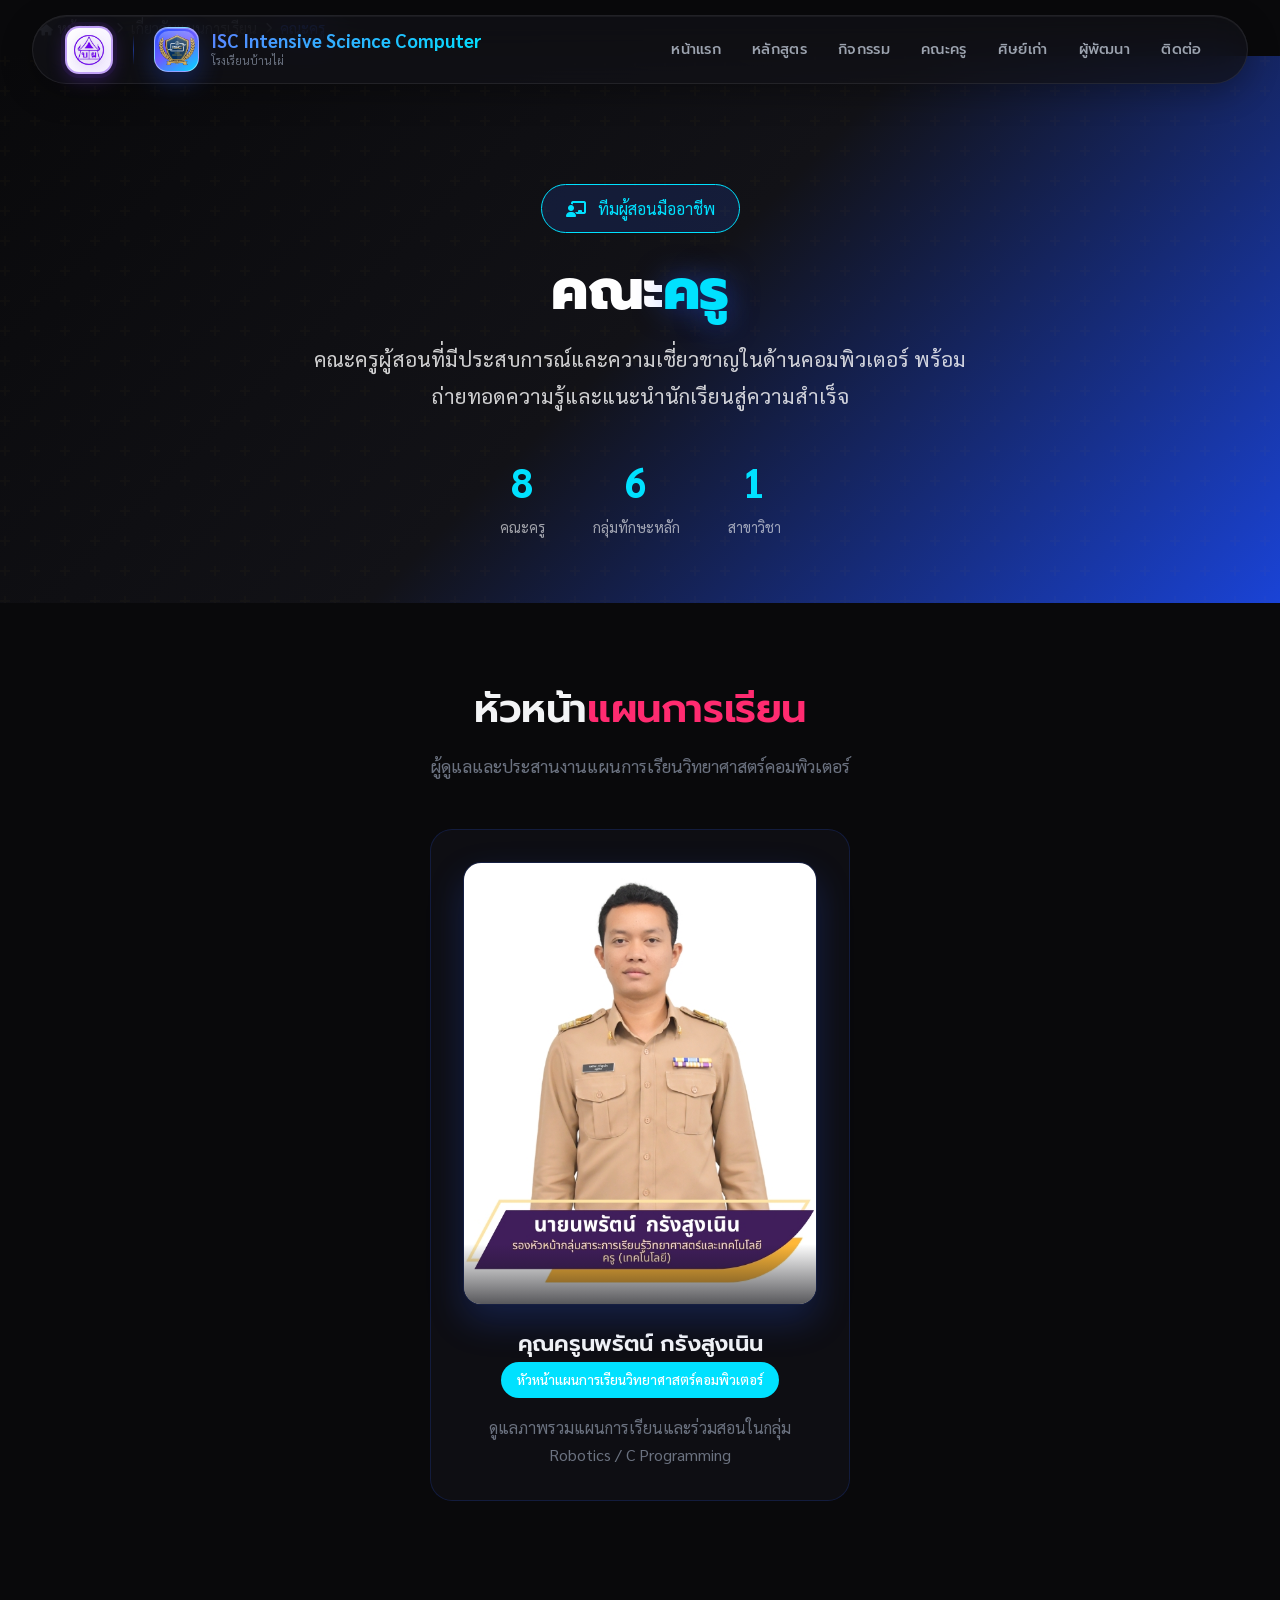
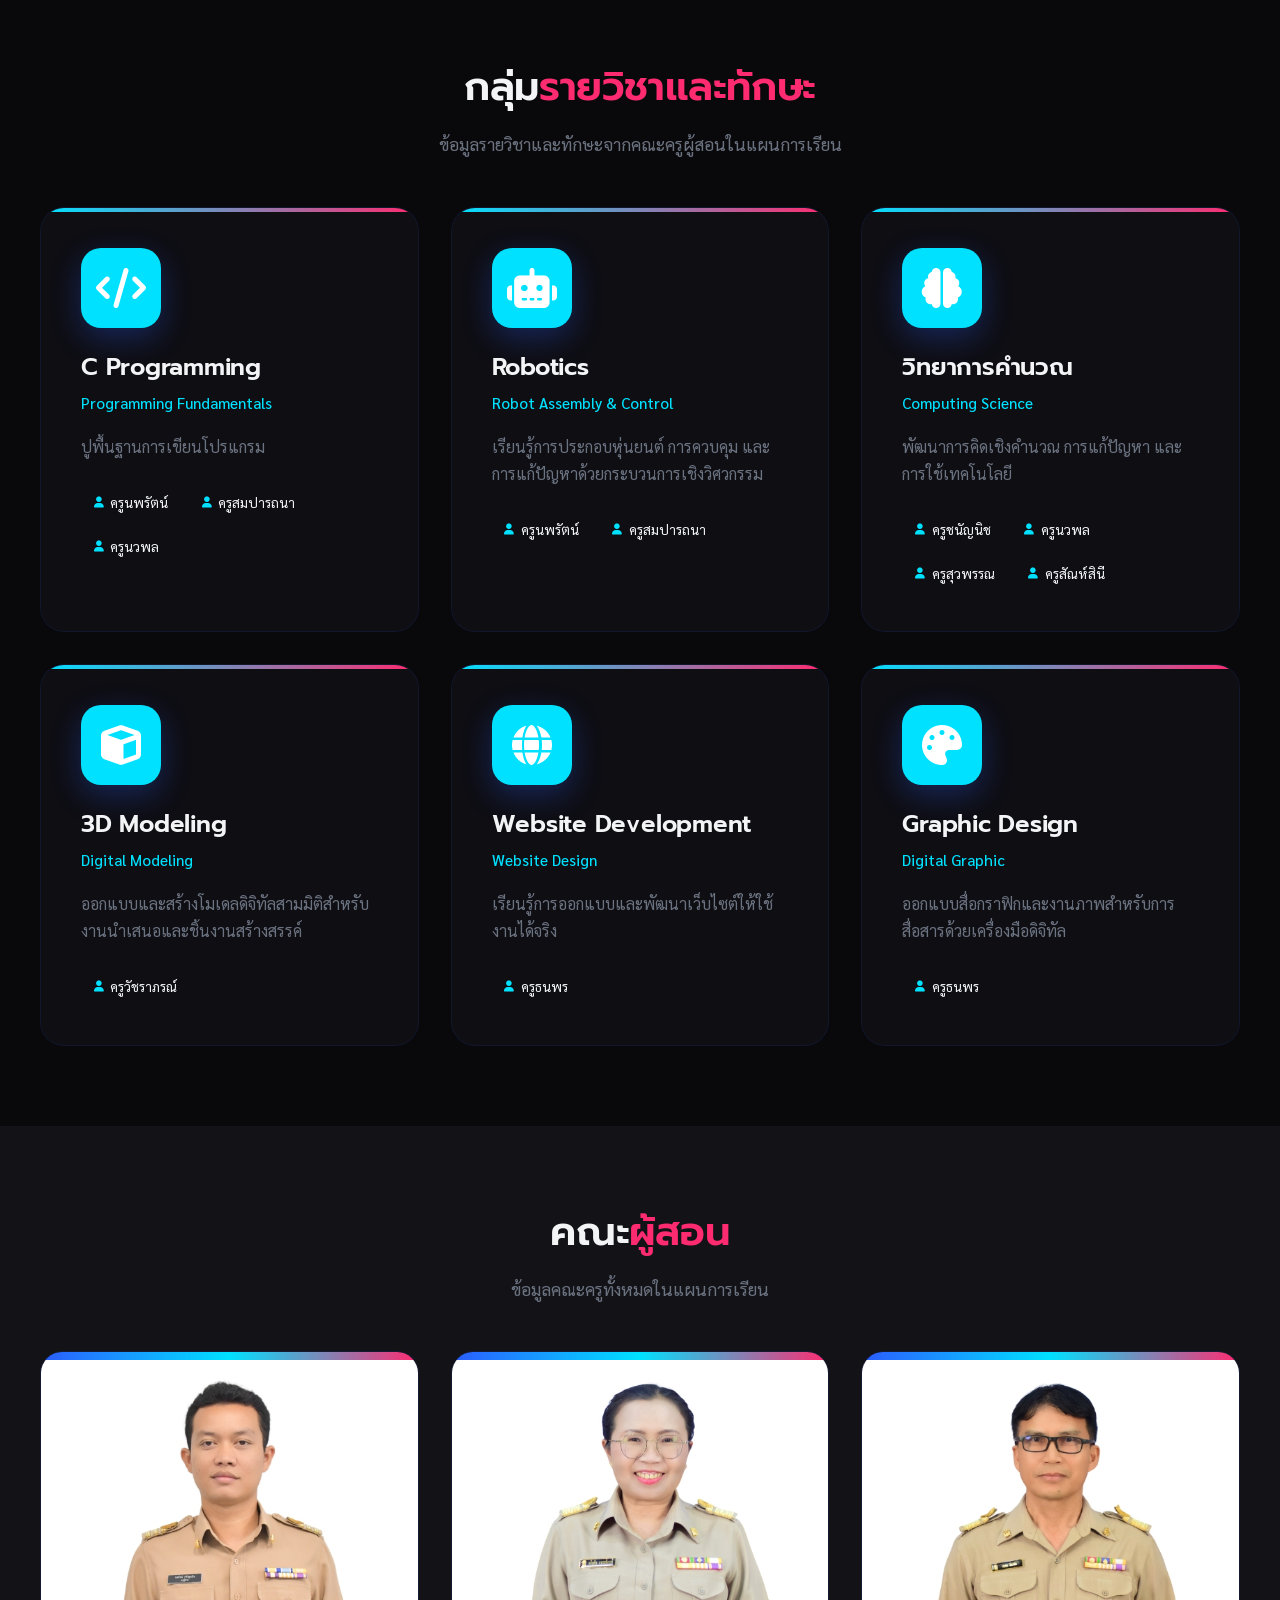
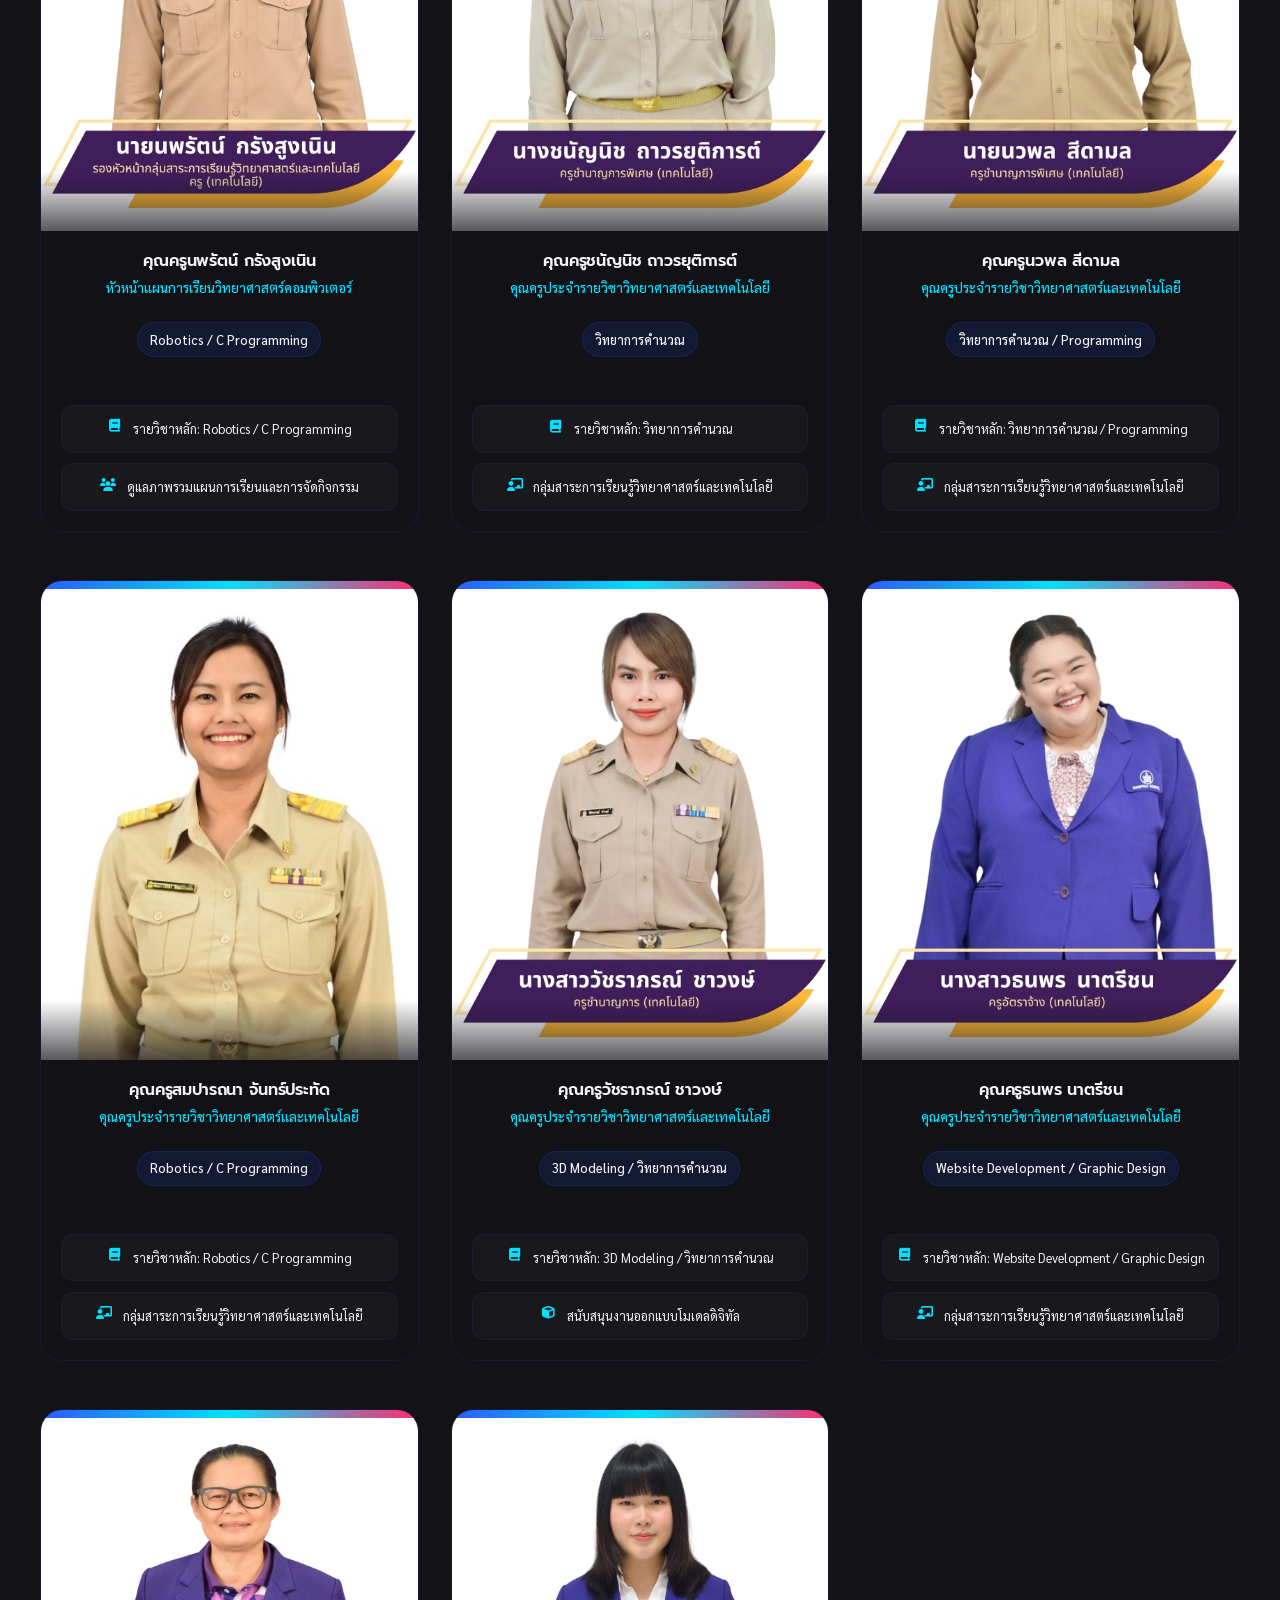
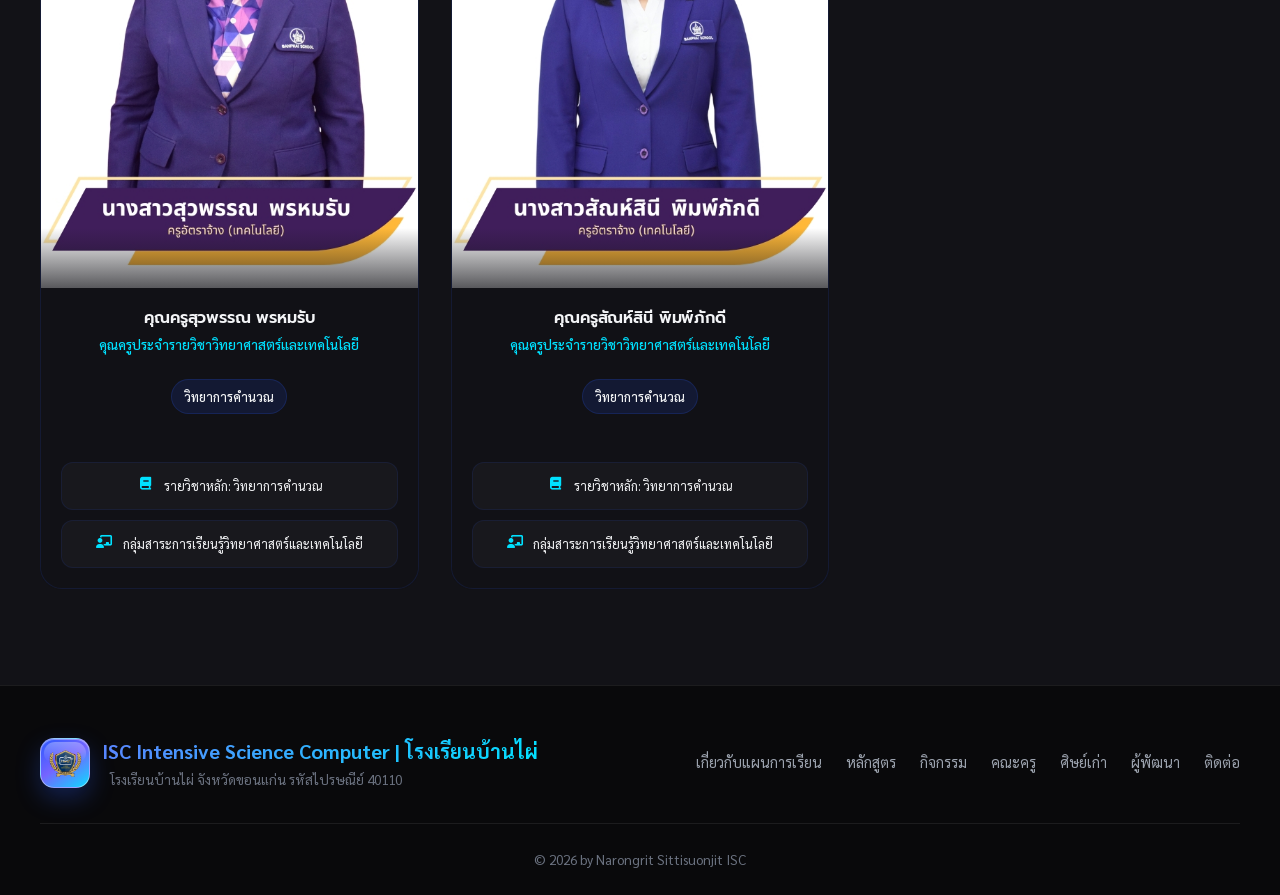
<file: teachers.html>
﻿<!DOCTYPE html>
<html lang="th">
<head>
    <meta charset="UTF-8">
    <meta name="viewport" content="width=device-width, initial-scale=1.0">
    <title>คณะครู | แผนการเรียนวิทยาศาสตร์คอมพิวเตอร์</title>

    <link rel="preconnect" href="https://fonts.googleapis.com">
    <link rel="preconnect" href="https://fonts.gstatic.com" crossorigin>
    <link href="https://fonts.googleapis.com/css2?family=Kanit:wght@300;400;500;600;700;800&display=swap" rel="stylesheet">
    <link href="https://fonts.googleapis.com/css2?family=Fira+Code:wght@400;500&display=swap" rel="stylesheet">
    <link href="https://fonts.googleapis.com/css2?family=Prompt:wght@300;400;500;600;700&display=swap" rel="stylesheet">
    <link href="https://fonts.googleapis.com/css2?family=Sarabun:wght@300;400;500;600;700&display=swap" rel="stylesheet">
    <link rel="stylesheet" href="https://cdnjs.cloudflare.com/ajax/libs/font-awesome/6.4.0/css/all.min.css">
    <link rel="stylesheet" href="css/style.css">
    <link rel="stylesheet" href="css/teacher.css">
    <link rel="icon" type="image/png" href="assets/images/isc logo.png">
</head>
<body>
    <!-- Navigation -->
    <nav class="navbar" id="navbar">
        <div class="nav-container">
            <a href="index.html" class="nav-logo">
                <div class="logo-school">
                    <img src="assets/images/images-removebg-preview (1).png" alt="โลโก้โรงเรียนบ้านไผ่">
                </div>
                <div class="logo-divider"></div>
                <div class="logo-icon">
                    <img src="assets/images/isc logo.png" alt="โลโก้สายการเรียน">
                </div>
                <div class="logo-text">
                    <span class="logo-main">ISC Intensive Science Computer</span>
                    <span class="logo-sub">โรงเรียนบ้านไผ่</span>
                </div>
            </a>

            <button class="nav-toggle" id="navToggle" aria-label="Toggle navigation">
                <span class="hamburger"></span>
            </button>

            <div class="nav-menu" id="navMenu">
                <ul class="nav-list">
                    <li><a href="index.html" class="nav-link">หน้าแรก</a></li>
                    <li><a href="index.html#curriculum" class="nav-link">หลักสูตร</a></li>
                    <li><a href="index.html#activities" class="nav-link">กิจกรรม</a></li>
                    <li><a href="teachers.html" class="nav-link active">คณะครู</a></li>
                    <li><a href="alumni.html" class="nav-link">ศิษย์เก่า</a></li>
                    <li><a href="developer.html" class="nav-link">ผู้พัฒนา</a></li>
                    <li><a href="index.html#contact" class="nav-link">ติดต่อ</a></li>
                </ul>
            </div>
        </div>
    </nav>

    <!-- Breadcrumb -->
    <div class="breadcrumb">
        <div class="breadcrumb-content">
            <a href="index.html"><i class="fas fa-home"></i> หน้าแรก</a>
            <i class="fas fa-chevron-right"></i>
            <a href="index.html#about">เกี่ยวกับแผนการเรียน</a>
            <i class="fas fa-chevron-right"></i>
            <span>คณะครู</span>
        </div>
    </div>

    <!-- Hero Section -->
    <section class="teachers-hero">
        <div class="teachers-hero-content">
            <div class="teachers-badge">
                <i class="fas fa-chalkboard-teacher"></i>
                <span>ทีมผู้สอนมืออาชีพ</span>
            </div>

            <h1 class="teachers-title">
                คณะ<span>ครู</span>
            </h1>

            <p class="teachers-subtitle">
                คณะครูผู้สอนที่มีประสบการณ์และความเชี่ยวชาญในด้านคอมพิวเตอร์
                พร้อมถ่ายทอดความรู้และแนะนำนักเรียนสู่ความสำเร็จ
            </p>

            <div class="teachers-stats">
                <div class="teachers-stat">
                    <div class="teachers-stat-num">8</div>
                    <div class="teachers-stat-label">คณะครู</div>
                </div>
                <div class="teachers-stat">
                    <div class="teachers-stat-num">6</div>
                    <div class="teachers-stat-label">กลุ่มทักษะหลัก</div>
                </div>
                <div class="teachers-stat">
                    <div class="teachers-stat-num">1</div>
                    <div class="teachers-stat-label">สาขาวิชา</div>
                </div>
            </div>
        </div>
    </section>

    <!-- Leadership Section -->
    <section class="leadership-section">
        <div class="section-intro">
            <h2>หัวหน้า<span>แผนการเรียน</span></h2>
            <p>ผู้ดูแลและประสานงานแผนการเรียนวิทยาศาสตร์คอมพิวเตอร์</p>
        </div>

        <div class="leadership-grid">
            <div class="leadership-card featured">
                <div class="leadership-avatar">
                    <img src="assets/images/นพรัตน์-กรังสูงเนิน .jpg" alt="คุณครูนพรัตน์">
                </div>
                <h3>คุณครูนพรัตน์ กรังสูงเนิน</h3>
                <span class="leadership-role">หัวหน้าแผนการเรียนวิทยาศาสตร์คอมพิวเตอร์</span>
                <p>ดูแลภาพรวมแผนการเรียนและร่วมสอนในกลุ่ม Robotics / C Programming</p>
            </div>
        </div>
    </section>

    <!-- Department Section -->
    <section class="department-section">
        <div class="section-intro">
            <h2>กลุ่ม<span>รายวิชาและทักษะ</span></h2>
            <p>ข้อมูลรายวิชาและทักษะจากคณะครูผู้สอนในแผนการเรียน</p>
        </div>

        <div class="department-grid">
            <div class="department-card">
                <div class="department-icon">
                    <i class="fas fa-code"></i>
                </div>
                <h3>C Programming</h3>
                <div class="dept-en">Programming Fundamentals</div>
                <p>ปูพื้นฐานการเขียนโปรแกรม</p>
                <div class="dept-teachers">
                    <span class="dept-teacher-tag"><i class="fas fa-user"></i> ครูนพรัตน์</span>
                    <span class="dept-teacher-tag"><i class="fas fa-user"></i> ครูสมปารถนา</span>
                    <span class="dept-teacher-tag"><i class="fas fa-user"></i> ครูนวพล</span>
                </div>
            </div>

            <div class="department-card">
                <div class="department-icon">
                    <i class="fas fa-robot"></i>
                </div>
                <h3>Robotics</h3>
                <div class="dept-en">Robot Assembly & Control</div>
                <p>เรียนรู้การประกอบหุ่นยนต์ การควบคุม และการแก้ปัญหาด้วยกระบวนการเชิงวิศวกรรม</p>
                <div class="dept-teachers">
                    <span class="dept-teacher-tag"><i class="fas fa-user"></i> ครูนพรัตน์</span>
                    <span class="dept-teacher-tag"><i class="fas fa-user"></i> ครูสมปารถนา</span>
                </div>
            </div>

            <div class="department-card">
                <div class="department-icon">
                    <i class="fas fa-brain"></i>
                </div>
                <h3>วิทยาการคำนวณ</h3>
                <div class="dept-en">Computing Science</div>
                <p>พัฒนาการคิดเชิงคำนวณ การแก้ปัญหา และการใช้เทคโนโลยี</p>
                <div class="dept-teachers">
                    <span class="dept-teacher-tag"><i class="fas fa-user"></i> ครูชนัญนิช</span>
                    <span class="dept-teacher-tag"><i class="fas fa-user"></i> ครูนวพล</span>
                    <span class="dept-teacher-tag"><i class="fas fa-user"></i> ครูสุวพรรณ</span>
                    <span class="dept-teacher-tag"><i class="fas fa-user"></i> ครูสัณห์สินี</span>
                </div>
            </div>

            <div class="department-card">
                <div class="department-icon">
                    <i class="fas fa-cube"></i>
                </div>
                <h3>3D Modeling</h3>
                <div class="dept-en">Digital Modeling</div>
                <p>ออกแบบและสร้างโมเดลดิจิทัลสามมิติสำหรับงานนำเสนอและชิ้นงานสร้างสรรค์</p>
                <div class="dept-teachers">
                    <span class="dept-teacher-tag"><i class="fas fa-user"></i> ครูวัชราภรณ์</span>
                </div>
            </div>

            <div class="department-card">
                <div class="department-icon">
                    <i class="fas fa-globe"></i>
                </div>
                <h3>Website Development</h3>
                <div class="dept-en">Website Design</div>
                <p>เรียนรู้การออกแบบและพัฒนาเว็บไซต์ให้ใช้งานได้จริง</p>
                <div class="dept-teachers">
                    <span class="dept-teacher-tag"><i class="fas fa-user"></i> ครูธนพร</span>
                </div>
            </div>

            <div class="department-card">
                <div class="department-icon">
                    <i class="fas fa-palette"></i>
                </div>
                <h3>Graphic Design</h3>
                <div class="dept-en">Digital Graphic</div>
                <p>ออกแบบสื่อกราฟิกและงานภาพสำหรับการสื่อสารด้วยเครื่องมือดิจิทัล</p>
                <div class="dept-teachers">
                    <span class="dept-teacher-tag"><i class="fas fa-user"></i> ครูธนพร</span>
                </div>
            </div>
        </div>
    </section>

    <!-- Teachers Detail Section -->
    <section class="teachers-detail-section">
        <div class="section-intro">
            <h2>คณะ<span>ผู้สอน</span></h2>
            <p>ข้อมูลคณะครูทั้งหมดในแผนการเรียน</p>
        </div>

        <div class="teachers-detail-grid">
            <div class="teacher-detail-card">
                <div class="teacher-detail-header"></div>
                <div class="teacher-detail-avatar">
                    <img src="assets/images/นพรัตน์-กรังสูงเนิน .jpg" alt="คุณครูนพรัตน์">
                </div>
                <div class="teacher-detail-body">
                    <h3>คุณครูนพรัตน์ กรังสูงเนิน</h3>
                    <p class="teacher-detail-role">หัวหน้าแผนการเรียนวิทยาศาสตร์คอมพิวเตอร์</p>
                    <p class="teacher-detail-subject">Robotics / C Programming</p>
                    <div class="teacher-detail-info">
                        <div class="teacher-detail-info-item">
                            <i class="fas fa-book"></i>
                            <span>รายวิชาหลัก: Robotics / C Programming</span>
                        </div>
                        <div class="teacher-detail-info-item">
                            <i class="fas fa-users"></i>
                            <span>ดูแลภาพรวมแผนการเรียนและการจัดกิจกรรม</span>
                        </div>
                    </div>
                </div>
            </div>

            <div class="teacher-detail-card">
                <div class="teacher-detail-header"></div>
                <div class="teacher-detail-avatar">
                    <img src="assets/images/ชนัญนิช-ถาวรยุติการต์.jpg" alt="คุณครูชนัญนิช">
                </div>
                <div class="teacher-detail-body">
                    <h3>คุณครูชนัญนิช ถาวรยุติการต์</h3>
                    <p class="teacher-detail-role">คุณครูประจำรายวิชาวิทยาศาสตร์และเทคโนโลยี</p>
                    <p class="teacher-detail-subject">วิทยาการคำนวณ</p>
                    <div class="teacher-detail-info">
                        <div class="teacher-detail-info-item">
                            <i class="fas fa-book"></i>
                            <span>รายวิชาหลัก: วิทยาการคำนวณ</span>
                        </div>
                        <div class="teacher-detail-info-item">
                            <i class="fas fa-chalkboard-teacher"></i>
                            <span>กลุ่มสาระการเรียนรู้วิทยาศาสตร์และเทคโนโลยี</span>
                        </div>
                    </div>
                </div>
            </div>

            <div class="teacher-detail-card">
                <div class="teacher-detail-header"></div>
                <div class="teacher-detail-avatar">
                    <img src="assets/images/นวพล-สีดามล.jpg" alt="คุณครูนวพล">
                </div>
                <div class="teacher-detail-body">
                    <h3>คุณครูนวพล สีดามล</h3>
                    <p class="teacher-detail-role">คุณครูประจำรายวิชาวิทยาศาสตร์และเทคโนโลยี</p>
                    <p class="teacher-detail-subject">วิทยาการคำนวณ / Programming</p>
                    <div class="teacher-detail-info">
                        <div class="teacher-detail-info-item">
                            <i class="fas fa-book"></i>
                            <span>รายวิชาหลัก: วิทยาการคำนวณ / Programming</span>
                        </div>
                        <div class="teacher-detail-info-item">
                            <i class="fas fa-chalkboard-teacher"></i>
                            <span>กลุ่มสาระการเรียนรู้วิทยาศาสตร์และเทคโนโลยี</span>
                        </div>
                    </div>
                </div>
            </div>

            <div class="teacher-detail-card">
                <div class="teacher-detail-header"></div>
                <div class="teacher-detail-avatar">
                    <img src="assets/images/สมปรารถนา-จันทร์ประทัด.jpg" alt="คุณครูสมปารถนา">
                </div>
                <div class="teacher-detail-body">
                    <h3>คุณครูสมปารถนา จันทร์ประทัด</h3>
                    <p class="teacher-detail-role">คุณครูประจำรายวิชาวิทยาศาสตร์และเทคโนโลยี</p>
                    <p class="teacher-detail-subject">Robotics / C Programming</p>
                    <div class="teacher-detail-info">
                        <div class="teacher-detail-info-item">
                            <i class="fas fa-book"></i>
                            <span>รายวิชาหลัก: Robotics / C Programming</span>
                        </div>
                        <div class="teacher-detail-info-item">
                            <i class="fas fa-chalkboard-teacher"></i>
                            <span>กลุ่มสาระการเรียนรู้วิทยาศาสตร์และเทคโนโลยี</span>
                        </div>
                    </div>
                </div>
            </div>

            <div class="teacher-detail-card">
                <div class="teacher-detail-header"></div>
                <div class="teacher-detail-avatar">
                    <img src="assets/images/วัชราภรณ์-ชาวงษ์.jpg" alt="คุณครูวัชราภรณ์">
                </div>
                <div class="teacher-detail-body">
                    <h3>คุณครูวัชราภรณ์ ชาวงษ์</h3>
                    <p class="teacher-detail-role">คุณครูประจำรายวิชาวิทยาศาสตร์และเทคโนโลยี</p>
                    <p class="teacher-detail-subject">3D Modeling / วิทยาการคำนวณ</p>
                    <div class="teacher-detail-info">
                        <div class="teacher-detail-info-item">
                            <i class="fas fa-book"></i>
                            <span>รายวิชาหลัก: 3D Modeling / วิทยาการคำนวณ</span>
                        </div>
                            <div class="teacher-detail-info-item">
                                <i class="fas fa-cube"></i>
                                <span>สนับสนุนงานออกแบบโมเดลดิจิทัล</span>
                        </div>
                    </div>
                </div>
            </div>

            <div class="teacher-detail-card">
                <div class="teacher-detail-header"></div>
                <div class="teacher-detail-avatar">
                    <img src="assets/images/ธนพร-นาตรีชน.jpg" alt="คุณครูธนพร">
                </div>
                <div class="teacher-detail-body">
                    <h3>คุณครูธนพร นาตรีชน</h3>
                    <p class="teacher-detail-role">คุณครูประจำรายวิชาวิทยาศาสตร์และเทคโนโลยี</p>
                    <p class="teacher-detail-subject">Website Development / Graphic Design</p>
                    <div class="teacher-detail-info">
                        <div class="teacher-detail-info-item">
                            <i class="fas fa-book"></i>
                            <span>รายวิชาหลัก: Website Development / Graphic Design</span>
                        </div>
                       <div class="teacher-detail-info-item">
                            <i class="fas fa-chalkboard-teacher"></i>
                            <span>กลุ่มสาระการเรียนรู้วิทยาศาสตร์และเทคโนโลยี</span>
                        </div>
                    </div>
                </div>
            </div>

            <div class="teacher-detail-card">
                <div class="teacher-detail-header"></div>
                <div class="teacher-detail-avatar">
                    <img src="assets/images/สุวพรรณ-พรหมรับ.jpg" alt="คุณครูสุวพรรณ">
                </div>
                <div class="teacher-detail-body">
                    <h3>คุณครูสุวพรรณ พรหมรับ</h3>
                    <p class="teacher-detail-role">คุณครูประจำรายวิชาวิทยาศาสตร์และเทคโนโลยี</p>
                    <p class="teacher-detail-subject">วิทยาการคำนวณ</p>
                    <div class="teacher-detail-info">
                        <div class="teacher-detail-info-item">
                            <i class="fas fa-book"></i>
                            <span>รายวิชาหลัก: วิทยาการคำนวณ</span>
                        </div>
                        <div class="teacher-detail-info-item">
                            <i class="fas fa-chalkboard-teacher"></i>
                            <span>กลุ่มสาระการเรียนรู้วิทยาศาสตร์และเทคโนโลยี</span>
                        </div>
                    </div>
                </div>
            </div>

            <div class="teacher-detail-card">
                <div class="teacher-detail-header"></div>
                <div class="teacher-detail-avatar">
                    <img src="assets/images/สัณห์สินี-พิมพ์ภักดี.jpg" alt="คุณครูสัณห์สินี">
                </div>
                <div class="teacher-detail-body">
                    <h3>คุณครูสัณห์สินี พิมพ์ภักดี</h3>
                    <p class="teacher-detail-role">คุณครูประจำรายวิชาวิทยาศาสตร์และเทคโนโลยี</p>
                    <p class="teacher-detail-subject">วิทยาการคำนวณ</p>
                    <div class="teacher-detail-info">
                        <div class="teacher-detail-info-item">
                            <i class="fas fa-book"></i>
                            <span>รายวิชาหลัก: วิทยาการคำนวณ</span>
                        </div>
                        <div class="teacher-detail-info-item">
                            <i class="fas fa-chalkboard-teacher"></i>
                            <span>กลุ่มสาระการเรียนรู้วิทยาศาสตร์และเทคโนโลยี</span>
                        </div>
                    </div>
                </div>
            </div>
        </div>
    </section>

   <!-- Footer -->
    <footer class="footer">
        <div class="container">
            <div class="footer-content">
                <div class="footer-brand">
                    <div class="logo-icon" style="width: 50px; height: 50px;">
                        <img src="assets/images/isc logo.png" alt="โลโก้สายการเรียน">
                    </div>
                    <div>
                        <span>ISC Intensive Science Computer | โรงเรียนบ้านไผ่</span>
                        <p>โรงเรียนบ้านไผ่ จังหวัดขอนแก่น รหัสไปรษณีย์ 40110</p>
                    </div>
                </div>
                <div class="footer-links">
                    <a href="index.html#about">เกี่ยวกับแผนการเรียน</a>
                    <a href="index.html#curriculum">หลักสูตร</a>
                    <a href="index.html#activities">กิจกรรม</a>
                    <a href="teachers.html">คณะครู</a>
                    <a href="alumni.html">ศิษย์เก่า</a>
                    <a href="developer.html">ผู้พัฒนา</a>
                    <a href="index.html#contact">ติดต่อ</a>
                </div>
            </div>
            <div class="footer-bottom">
                <p>&copy; 2026 by Narongrit Sittisuonjit ISC</p>
            </div>
        </div>
    </footer>

    <button class="back-to-top" id="backToTop">
        <i class="fas fa-arrow-up"></i>
    </button>

    <script src="js/script.js"></script>
</body>
</html>
</file>
<file: css/style.css>
﻿/* ==========================================
   ISC BANPHAI - Modern Dark Theme
   Glassmorphism + Neon Accents
   ========================================== */

/* ==========================================
   CSS Variables
   ========================================== */
:root {
    /* Primary Palette - IVAO Creators Aesthetic */
    --primary: #2b5cff;
    --primary-dark: #1a43d6;
    --primary-light: #5c84ff;
    --secondary: #00e1ff;
    --accent: #00e1ff;
    --accent-warm: #ff2b70;
    --accent-green: #00e676;
    --accent-gold: #ffc400;
    
    /* Dark Backgrounds */
    --bg-deep: #09090b;
    --bg-dark: #121217;
    --bg-card: rgba(18, 18, 23, 0.7);
    --bg-card-hover: rgba(28, 28, 35, 0.85);
    --bg-glass: rgba(255, 255, 255, 0.02);
    --bg-glass-strong: rgba(255, 255, 255, 0.05);
    --bg-section-alt: #0e0e12;
    
    /* Text Colors */
    --text: #f3f4f6;
    --text-secondary: #9ca3af;
    --text-muted: #6b7280;
    --text-white: #ffffff;
    
    /* Borders & Shadows */
    --border: rgba(255, 255, 255, 0.08);
    --border-hover: rgba(255, 255, 255, 0.15);
    --border-glow: rgba(43, 92, 255, 0.3);
    --shadow: 0 10px 30px -10px rgba(0, 0, 0, 0.5);
    --shadow-glow: 0 0 30px rgba(43, 92, 255, 0.15);
    --shadow-hover: 0 20px 40px -10px rgba(0, 0, 0, 0.6);
    
    /* Transitions */
    --ease: cubic-bezier(0.4, 0, 0.2, 1);
    --ease-bounce: cubic-bezier(0.34, 1.56, 0.64, 1);
    --transition: all 0.3s cubic-bezier(0.4, 0, 0.2, 1);
    
    /* Fonts */
    --font: 'Outfit', 'Prompt', 'Inter', sans-serif;
    --font-body: 'Inter', 'Sarabun', sans-serif;
    --font-en: 'Outfit', 'Inter', sans-serif;
    --font-mono: 'Fira Code', monospace;
}

/* ==========================================
   Global Reset & Base
   ========================================== */
*, *::before, *::after {
    margin: 0;
    padding: 0;
    box-sizing: border-box;
}

html {
    min-height: 100%;
    scroll-behavior: smooth;
    scrollbar-width: thin;
    scrollbar-color: var(--primary) var(--bg-dark);
}

/* Custom Scrollbar */
::-webkit-scrollbar {
    width: 8px;
}
::-webkit-scrollbar-track {
    background: var(--bg-dark);
}
::-webkit-scrollbar-thumb {
    background: linear-gradient(180deg, var(--primary), var(--secondary));
    border-radius: 4px;
}
::-webkit-scrollbar-thumb:hover {
    background: linear-gradient(180deg, var(--primary-light), var(--accent));
}

body {
    min-height: 100vh;
    display: flex;
    flex-direction: column;
    font-family: var(--font-body);
    background: var(--bg-deep);
    color: var(--text);
    line-height: 1.7;
    overflow-x: hidden;
    -webkit-font-smoothing: antialiased;
    -moz-osx-font-smoothing: grayscale;
}

h1, h2, h3, h4, h5, h6 {
    font-family: var(--font);
    font-weight: 600;
    letter-spacing: -0.01em;
    line-height: 1.3;
}

img {
    max-width: 100%;
    transition: opacity 0.3s ease, transform 0.5s ease;
}

a {
    text-decoration: none;
    color: inherit;
}

/* ==========================================
   Navigation
   ========================================== */
.navbar {
    position: fixed;
    top: 15px;
    left: 50%;
    transform: translateX(-50%) translateY(0);
    width: 95%;
    max-width: 1400px;
    z-index: 1000;
    background: var(--bg-card);
    backdrop-filter: blur(20px);
    -webkit-backdrop-filter: blur(20px);
    border: 1px solid var(--border);
    border-radius: 50px;
    box-shadow: 
        0 8px 32px rgba(0, 0, 0, 0.3),
        inset 0 1px 0 rgba(255, 255, 255, 0.05);
    transition: all 0.4s var(--ease);
}

.navbar:hover {
    border-color: var(--border-hover);
    box-shadow: 
        0 12px 40px rgba(0, 0, 0, 0.4),
        var(--shadow-glow),
        inset 0 1px 0 rgba(255, 255, 255, 0.08);
    transform: translateX(-50%) translateY(-2px);
}

.navbar.scrolled {
    background: var(--bg-card-hover);
    box-shadow: 
        0 4px 20px rgba(0, 0, 0, 0.4),
        0 0 20px rgba(43, 92, 255, 0.1);
}

.navbar.hide {
    transform: translateX(-50%) translateY(-120%);
    opacity: 0;
}

.nav-container {
    max-width: 1400px;
    margin: 0 auto;
    padding: 0.6rem 2rem;
    display: flex;
    align-items: center;
    justify-content: space-between;
}

/* Logo Styles */
.nav-logo {
    display: flex;
    align-items: center;
    gap: 0.75rem;
    text-decoration: none;
    color: var(--text);
}

.logo-school {
    width: 48px;
    height: 48px;
    padding: 5px;
    background: linear-gradient(135deg, #ffffff 0%, #f3edff 100%);
    border: 2px solid rgba(124, 58, 237, 0.45);
    border-radius: 14px;
    display: flex;
    align-items: center;
    justify-content: center;
    flex-shrink: 0;
    box-shadow: 0 6px 18px rgba(124, 58, 237, 0.28), 0 0 0 4px rgba(124, 58, 237, 0.08);
    transition: transform 0.3s ease, box-shadow 0.3s ease;
}

.logo-school img {
    width: 100%;
    height: 100%;
    object-fit: contain;
    transition: transform 0.3s ease;
    filter: drop-shadow(0 2px 5px rgba(76, 29, 149, 0.35)) saturate(1.18) contrast(1.08);
}

.nav-logo:hover .logo-school img {
    transform: scale(1.1);
}

.nav-logo:hover .logo-school {
    transform: translateY(-1px);
    box-shadow: 0 9px 24px rgba(124, 58, 237, 0.36), 0 0 0 5px rgba(124, 58, 237, 0.12);
}

.logo-divider {
    width: 1px;
    height: 30px;
    background: linear-gradient(180deg, transparent, var(--primary), transparent);
    margin: 0 0.5rem;
    opacity: 0.5;
}

.logo-icon {
    width: 45px;
    height: 45px;
    background: linear-gradient(145deg, #1f4fff 0%, #6d5cff 48%, #00d9ff 100%);
    border: 1px solid rgba(255, 255, 255, 0.45);
    border-radius: 14px;
    display: flex;
    align-items: center;
    justify-content: center;
    color: white;
    font-size: 1.25rem;
    position: relative;
    overflow: hidden;
    box-shadow: 0 10px 24px rgba(43, 92, 255, 0.28), inset 0 1px 0 rgba(255, 255, 255, 0.35);
    transition: transform 0.35s var(--ease), box-shadow 0.35s var(--ease);
}

.logo-icon::before {
    content: "";
    position: absolute;
    inset: 3px 3px auto 3px;
    height: 42%;
    border-radius: 11px 11px 8px 8px;
    background: linear-gradient(180deg, rgba(255, 255, 255, 0.32), rgba(255, 255, 255, 0));
    pointer-events: none;
}

.logo-icon i {
    position: relative;
    z-index: 1;
    text-shadow: 0 2px 8px rgba(10, 22, 80, 0.35);
}

.logo-icon img {
    width: 100%;
    height: 100%;
    object-fit: contain;
    border-radius: 8px;
    transition: transform 0.3s ease;
}

.nav-logo:hover .logo-icon img {
    transform: scale(1.1);
}

.nav-logo:hover .logo-icon {
    transform: translateY(-1px) rotate(4deg) scale(1.06);
    box-shadow: 0 14px 30px rgba(43, 92, 255, 0.36), inset 0 1px 0 rgba(255, 255, 255, 0.45);
}

.logo-text {
    display: flex;
    flex-direction: column;
}

.logo-main {
    font-size: 1.15rem;
    font-weight: 700;
    background: linear-gradient(135deg, var(--primary-light), var(--secondary));
    -webkit-background-clip: text;
    -webkit-text-fill-color: transparent;
    background-clip: text;
    line-height: 1.2;
}

.logo-sub {
    font-size: 0.7rem;
    color: var(--text-muted);
    display: block;
}

/* Navigation Menu */
.nav-menu {
    display: flex;
    align-items: center;
    gap: 1rem;
}

.nav-list {
    display: flex;
    list-style: none;
    gap: 0.25rem;
}

.nav-link {
    color: var(--text-secondary);
    text-decoration: none;
    padding: 0.55rem 0.85rem;
    border-radius: 25px;
    font-weight: 500;
    font-size: 0.9rem;
    letter-spacing: 0.02em;
    transition: all 0.3s var(--ease);
    position: relative;
    display: flex;
    align-items: center;
    gap: 0.4rem;
    font-family: var(--font);
}

.nav-arrow {
    font-size: 0.7rem;
    transition: transform 0.3s ease;
    opacity: 0.7;
}

.nav-link:hover .nav-arrow,
.nav-link.active .nav-arrow {
    transform: rotate(180deg);
    opacity: 1;
}

.nav-link:hover,
.nav-link.active {
    color: var(--text-white);
    background: rgba(43, 92, 255, 0.15);
    transform: translateY(-1px);
}

.nav-link::after {
    content: '';
    position: absolute;
    bottom: 4px;
    left: 50%;
    transform: translateX(-50%) scaleX(0);
    width: 40%;
    height: 2px;
    background: linear-gradient(90deg, transparent, var(--primary), transparent);
    border-radius: 2px;
    transition: all 0.3s var(--ease);
}

.nav-link:hover::after,
.nav-link.active::after {
    transform: translateX(-50%) scaleX(1);
}

/* CTA Button */
.nav-cta {
    padding: 0.65rem 1.1rem;
    background: linear-gradient(135deg, var(--primary), var(--accent-warm));
    color: white;
    text-decoration: none;
    border-radius: 25px;
    font-weight: 600;
    font-size: 0.9rem;
    letter-spacing: 0.03em;
    transition: all 0.3s var(--ease);
    box-shadow: 0 4px 15px rgba(43, 92, 255, 0.4);
    position: relative;
    overflow: hidden;
    font-family: var(--font);
}

.nav-cta::before {
    content: '';
    position: absolute;
    top: 0;
    left: -100%;
    width: 100%;
    height: 100%;
    background: linear-gradient(90deg, transparent, rgba(255,255,255,0.3), transparent);
    transition: left 0.5s ease;
}

.nav-cta:hover::before {
    left: 100%;
}

.nav-cta:hover {
    transform: translateY(-2px) scale(1.02);
    box-shadow: 0 8px 25px rgba(43, 92, 255, 0.5);
}

/* Dropdown */
.nav-dropdown {
    position: relative;
}

.dropdown-menu {
    position: absolute;
    top: calc(100% + 15px);
    left: 50%;
    transform: translateX(-50%) translateY(-10px);
    background: rgba(28, 28, 35, 0.95);
    backdrop-filter: blur(20px);
    -webkit-backdrop-filter: blur(20px);
    border-radius: 20px;
    padding: 0.8rem 0.5rem;
    min-width: 220px;
    box-shadow: 0 20px 50px rgba(0, 0, 0, 0.5);
    border: 1px solid var(--border);
    opacity: 0;
    visibility: hidden;
    transition: all 0.3s var(--ease);
    list-style: none;
    z-index: 1001;
}

.dropdown-menu::before {
    content: '';
    position: absolute;
    top: -8px;
    left: 50%;
    transform: translateX(-50%);
    width: 0;
    height: 0;
    border-left: 8px solid transparent;
    border-right: 8px solid transparent;
    border-bottom: 8px solid rgba(28, 28, 35, 0.95);
}

.nav-dropdown:hover .dropdown-menu {
    opacity: 1;
    visibility: visible;
    transform: translateX(-50%) translateY(0);
}

.dropdown-menu li {
    margin: 0;
}

.dropdown-menu a {
    display: flex;
    align-items: center;
    gap: 0.75rem;
    padding: 0.8rem 1.2rem;
    color: var(--text-secondary);
    text-decoration: none;
    font-size: 0.9rem;
    font-weight: 500;
    border-radius: 12px;
    transition: all 0.25s ease;
    white-space: nowrap;
}

.dropdown-menu a i {
    font-size: 1rem;
    color: var(--primary);
    transition: all 0.25s ease;
}

.dropdown-menu a:hover {
    background: rgba(43, 92, 255, 0.15);
    color: var(--text-white);
    transform: translateX(5px);
}

.dropdown-menu a:hover i {
    transform: scale(1.2);
    color: var(--secondary);
}

/* Mobile Toggle */
.nav-toggle {
    display: none;
    background: none;
    border: none;
    cursor: pointer;
    padding: 0.5rem;
    z-index: 1001;
}

.hamburger {
    display: block;
    width: 25px;
    height: 3px;
    background: var(--primary-light);
    border-radius: 3px;
    position: relative;
    transition: var(--transition);
}

.hamburger::before,
.hamburger::after {
    content: '';
    position: absolute;
    width: 100%;
    height: 100%;
    background: var(--primary-light);
    border-radius: 3px;
    transition: var(--transition);
}

.hamburger::before { top: -8px; }
.hamburger::after { top: 8px; }

.nav-toggle.active .hamburger {
    background: transparent;
}

.nav-toggle.active .hamburger::before {
    top: 0;
    transform: rotate(45deg);
    background: var(--accent-warm);
}

.nav-toggle.active .hamburger::after {
    top: 0;
    transform: rotate(-45deg);
    background: var(--accent-warm);
}

/* ==========================================
   HERO SECTION
   ========================================== */
.hero {
    min-height: 100vh;
    display: flex;
    align-items: center;
    padding: 6rem 1.5rem 4rem;
    background: 
        radial-gradient(ellipse at 50% 0%, rgba(43, 92, 255, 0.15) 0%, transparent 50%),
        var(--bg-deep);
    position: relative;
    overflow: hidden;
}

/* Background Effects */
.hero-bg {
    position: absolute;
    top: 0;
    left: 0;
    width: 100%;
    height: 100%;
    pointer-events: none;
}

.grid-lines {
    position: absolute;
    top: 0;
    left: 0;
    width: 100%;
    height: 100%;
    background-image: 
        linear-gradient(var(--border) 1px, transparent 1px),
        linear-gradient(90deg, var(--border) 1px, transparent 1px);
    background-size: 60px 60px;
    mask-image: linear-gradient(to bottom, rgba(0,0,0,0.2) 0%, transparent 60%);
    -webkit-mask-image: linear-gradient(to bottom, rgba(0,0,0,0.2) 0%, transparent 60%);
}

.particles {
    position: absolute;
    top: 0;
    left: 0;
    width: 100%;
    height: 100%;
}

.particle {
    position: absolute;
    width: 3px;
    height: 3px;
    background: var(--primary);
    border-radius: 50%;
    box-shadow: 0 0 6px rgba(43, 92, 255, 0.6);
    animation: float-particle 12s infinite;
    opacity: 0;
}

.particle:nth-child(even) {
    background: var(--secondary);
    box-shadow: 0 0 6px rgba(0, 212, 255, 0.6);
}

.particle:nth-child(3n) {
    background: var(--accent-warm);
    box-shadow: 0 0 6px rgba(255, 107, 157, 0.6);
}

@keyframes float-particle {
    0% { 
        transform: translateY(100vh) scale(0);
        opacity: 0;
    }
    10% { opacity: 0.8; transform: translateY(80vh) scale(1); }
    90% { opacity: 0.8; }
    100% { 
        transform: translateY(-20vh) scale(0.5);
        opacity: 0;
    }
}

.glow-orb {
    position: absolute;
    border-radius: 50%;
    filter: blur(100px);
    opacity: 0.3;
    animation: orb-pulse 8s ease-in-out infinite;
}

.orb-1 {
    width: 500px;
    height: 500px;
    background: var(--primary);
    top: -15%;
    right: 5%;
}

.orb-2 {
    width: 400px;
    height: 400px;
    background: var(--accent-warm);
    bottom: -10%;
    left: -10%;
    animation-delay: -4s;
}

@keyframes orb-pulse {
    0%, 100% { transform: scale(1); opacity: 0.2; }
    50% { transform: scale(1.3); opacity: 0.35; }
}

/* Hero Content */
.hero-content {
    max-width: 1400px;
    margin: 0 auto;
    width: 100%;
    display: grid;
    grid-template-columns: 1fr 1fr;
    gap: 4rem;
    align-items: center;
    position: relative;
    z-index: 1;
}

.hero-text {
    color: white;
}

.badge-tech {
    display: inline-flex;
    align-items: center;
    gap: 0.75rem;
    padding: 0.6rem 1.25rem;
    background: rgba(43, 92, 255, 0.1);
    border: 1px solid rgba(43, 92, 255, 0.3);
    border-radius: 50px;
    font-size: 0.9rem;
    margin-bottom: 1.5rem;
    position: relative;
    overflow: hidden;
    color: var(--text-secondary);
}

.badge-pulse {
    position: absolute;
    top: 50%;
    left: 1rem;
    transform: translateY(-50%);
    width: 8px;
    height: 8px;
    background: var(--accent-green);
    border-radius: 50%;
    box-shadow: 0 0 10px var(--accent-green);
    animation: pulse-dot 2s infinite;
}

@keyframes pulse-dot {
    0%, 100% { opacity: 1; transform: translateY(-50%) scale(1); }
    50% { opacity: 0.5; transform: translateY(-50%) scale(1.3); }
}

.badge-tech i {
    color: var(--primary);
    margin-left: 1rem;
}

/* Hero Title */
.hero-title {
    font-size: 4rem;
    font-weight: 800;
    line-height: 1.1;
    margin-bottom: 1rem;
    position: relative;
    letter-spacing: -0.02em;
}

.hero-title .line-1 {
    display: block;
    font-size: 1.2rem;
    font-weight: 500;
    color: var(--text-secondary);
    letter-spacing: 0.2em;
    text-transform: uppercase;
    margin-bottom: 0.8rem;
    font-family: var(--font-body);
}

.hero-title .line-2 {
    display: block;
    color: var(--text-white);
}

.hero-title .line-3 {
    display: block;
    background: linear-gradient(135deg, var(--text-white), var(--primary-light));
    -webkit-background-clip: text;
    -webkit-text-fill-color: transparent;
    background-clip: text;
}

/* Typing Effect */
.typing-container {
    display: flex;
    align-items: center;
    gap: 0.5rem;
    font-family: var(--font-mono);
    font-size: 1.1rem;
    margin-bottom: 1.5rem;
    color: var(--accent-green);
}

.typing-prefix {
    color: var(--primary);
    font-family: var(--font-body);
}

.typing-cursor {
    animation: blink 1s infinite;
}

@keyframes blink {
    0%, 50% { opacity: 1; }
    51%, 100% { opacity: 0; }
}

.hero-desc {
    font-size: 1.1rem;
    color: var(--text-secondary);
    line-height: 1.8;
    margin-bottom: 1.5rem;
    max-width: 520px;
}

/* Feature Chips */
.hero-features {
    display: flex;
    flex-wrap: wrap;
    gap: 0.75rem;
    margin-bottom: 2rem;
}

.feature-chip {
    display: flex;
    align-items: center;
    gap: 0.5rem;
    padding: 0.5rem 1rem;
    background: rgba(43, 92, 255, 0.08);
    border: 1px solid rgba(43, 92, 255, 0.2);
    border-radius: 25px;
    font-size: 0.85rem;
    color: var(--text-secondary);
    transition: var(--transition);
}

.feature-chip:hover {
    background: rgba(43, 92, 255, 0.18);
    border-color: var(--primary);
    transform: translateY(-2px);
    color: var(--text-white);
    box-shadow: 0 4px 15px rgba(43, 92, 255, 0.2);
}

.feature-chip i {
    color: var(--primary);
}

/* Buttons */
.hero-buttons {
    display: flex;
    gap: 1rem;
    margin-bottom: 2.5rem;
}

.btn {
    display: inline-flex;
    align-items: center;
    gap: 0.5rem;
    padding: 0.9rem 1.75rem;
    border-radius: 12px;
    font-weight: 500;
    text-decoration: none;
    transition: var(--transition);
    border: none;
    cursor: pointer;
    font-size: 1rem;
    font-family: inherit;
    position: relative;
    overflow: hidden;
}

.btn::after {
    content: '';
    position: absolute;
    top: 50%;
    left: 50%;
    width: 0;
    height: 0;
    background: rgba(255, 255, 255, 0.2);
    border-radius: 50%;
    transform: translate(-50%, -50%);
    transition: width 0.5s ease, height 0.5s ease;
}

.btn:active::after {
    width: 300%;
    height: 300%;
}

.btn-glow {
    background: linear-gradient(135deg, var(--primary), var(--secondary));
    color: white;
    font-weight: 600;
    box-shadow: 0 0 25px rgba(43, 92, 255, 0.4);
}

.btn-glow::before {
    content: '';
    position: absolute;
    top: -50%;
    left: -50%;
    width: 200%;
    height: 200%;
    background: linear-gradient(45deg, transparent, rgba(255,255,255,0.15), transparent);
    transform: rotate(45deg);
    animation: shine 3s infinite;
}

@keyframes shine {
    0% { transform: translateX(-100%) rotate(45deg); }
    100% { transform: translateX(100%) rotate(45deg); }
}

.btn-glow:hover {
    transform: translateY(-3px);
    box-shadow: 0 0 40px rgba(43, 92, 255, 0.5);
}

.btn-outline {
    background: transparent;
    color: var(--text-secondary);
    border: 2px solid rgba(43, 92, 255, 0.3);
}

.btn-outline:hover {
    border-color: var(--primary);
    color: var(--text-white);
    background: rgba(43, 92, 255, 0.1);
    transform: translateY(-3px);
}

.btn-primary {
    background: linear-gradient(135deg, var(--primary), var(--accent-warm));
    color: white;
    font-weight: 600;
    box-shadow: 0 4px 15px rgba(43, 92, 255, 0.35);
}

.btn-primary:hover {
    transform: translateY(-3px);
    box-shadow: 0 8px 30px rgba(43, 92, 255, 0.45);
}

.btn-full {
    width: 100%;
    justify-content: center;
}

/* Stats Row */
.hero-stats-row {
    display: flex;
    gap: 2rem;
}

.stat-box {
    text-align: center;
    padding: 1rem 1.25rem;
    background: var(--bg-glass);
    border: 1px solid var(--border);
    border-radius: 16px;
    min-width: 100px;
    transition: var(--transition);
}

.stat-box:hover {
    border-color: var(--border-hover);
    background: var(--bg-glass-strong);
    transform: translateY(-3px);
    box-shadow: var(--shadow-glow);
}

.stat-num {
    font-size: 2rem;
    font-weight: 700;
    background: linear-gradient(135deg, var(--primary-light), var(--secondary));
    -webkit-background-clip: text;
    -webkit-text-fill-color: transparent;
    background-clip: text;
    display: block;
}

.stat-unit {
    font-size: 1rem;
    color: var(--primary);
}

.stat-label {
    display: block;
    font-size: 0.8rem;
    color: var(--text-muted);
    margin-top: 0.25rem;
}

/* ==========================================
   Hero Visual - Right Side
   ========================================== */
.hero-visual {
    display: flex;
    justify-content: center;
    align-items: center;
    position: relative;
}

.logo-container {
    position: relative;
    width: 400px;
    height: 400px;
    display: flex;
    align-items: center;
    justify-content: center;
}

/* Rotating Rings */
.ring {
    position: absolute;
    border-radius: 50%;
    border: 2px solid transparent;
}

.ring-1 {
    width: 350px;
    height: 350px;
    border-top-color: var(--primary);
    border-right-color: rgba(43, 92, 255, 0.3);
    animation: rotate 10s linear infinite;
    box-shadow: 0 0 30px rgba(43, 92, 255, 0.15);
}

.ring-2 {
    width: 280px;
    height: 280px;
    border-bottom-color: var(--accent-warm);
    border-left-color: rgba(255, 107, 157, 0.3);
    animation: rotate-reverse 15s linear infinite;
    box-shadow: 0 0 30px rgba(255, 107, 157, 0.15);
}

.ring-3 {
    width: 420px;
    height: 420px;
    border: 1px dashed rgba(0, 212, 255, 0.25);
    animation: rotate 20s linear infinite;
}

@keyframes rotate {
    from { transform: rotate(0deg); }
    to { transform: rotate(360deg); }
}

@keyframes rotate-reverse {
    from { transform: rotate(360deg); }
    to { transform: rotate(0deg); }
}

/* Core Logo */
.logo-core {
    position: relative;
    z-index: 10;
    animation: core-pulse 3s ease-in-out infinite;
}

@keyframes core-pulse {
    0%, 100% { transform: scale(1); }
    50% { transform: scale(1.05); }
}

.core-inner {
    width: 150px;
    height: 150px;
    background: linear-gradient(135deg, var(--primary), var(--secondary));
    border-radius: 30px;
    display: flex;
    align-items: center;
    justify-content: center;
    font-size: 4rem;
    color: white;
    box-shadow: 
        0 0 60px rgba(43, 92, 255, 0.5),
        inset 0 0 30px rgba(255,255,255,0.15);
    position: relative;
    z-index: 2;
}

.core-inner img {
    animation: logo-glow 3s ease-in-out infinite;
}

@keyframes logo-glow {
    0%, 100% { filter: drop-shadow(0 0 10px rgba(43, 92, 255, 0.6)); }
    50% { filter: drop-shadow(0 0 25px rgba(43, 92, 255, 0.9)); }
}

.core-glow {
    position: absolute;
    top: 50%;
    left: 50%;
    transform: translate(-50%, -50%);
    width: 200px;
    height: 200px;
    background: var(--primary);
    border-radius: 50%;
    filter: blur(50px);
    opacity: 0.4;
    z-index: 1;
    animation: glow-pulse 2s ease-in-out infinite;
}

@keyframes glow-pulse {
    0%, 100% { opacity: 0.4; transform: translate(-50%, -50%) scale(1); }
    50% { opacity: 0.6; transform: translate(-50%, -50%) scale(1.2); }
}

/* Orbiting Elements */
.orbit {
    position: absolute;
    animation: orbit-rotate 12s linear infinite;
}

.orbit-1 {
    width: 280px;
    height: 280px;
    animation-duration: 12s;
}

.orbit-2 {
    width: 340px;
    height: 340px;
    animation-duration: 18s;
    animation-direction: reverse;
}

.orbit-3 {
    width: 380px;
    height: 380px;
    animation-duration: 24s;
}

.orbit-item {
    position: absolute;
    width: 50px;
    height: 50px;
    background: rgba(18, 18, 23, 0.9);
    border: 2px solid var(--primary);
    border-radius: 12px;
    display: flex;
    align-items: center;
    justify-content: center;
    font-size: 1.5rem;
    color: var(--primary-light);
    box-shadow: 0 0 20px rgba(43, 92, 255, 0.4);
    backdrop-filter: blur(10px);
}

.orbit-1 .orbit-item { top: -25px; left: 50%; transform: translateX(-50%); }
.orbit-2 .orbit-item { bottom: -25px; right: 50%; transform: translateX(50%); }
.orbit-3 .orbit-item { top: 50%; right: -25px; transform: translateY(-50%); }

@keyframes orbit-rotate {
    from { transform: rotate(0deg); }
    to { transform: rotate(360deg); }
}

/* Floating Tech Icons */
.float-tech {
    position: absolute;
    width: 40px;
    height: 40px;
    background: rgba(43, 92, 255, 0.08);
    border: 1px solid rgba(43, 92, 255, 0.2);
    border-radius: 10px;
    display: flex;
    align-items: center;
    justify-content: center;
    font-size: 1.2rem;
    color: var(--primary);
    animation: float-tech 6s ease-in-out infinite;
}

.tech-1 { top: 10%; left: 0; animation-delay: 0s; }
.tech-2 { top: 20%; right: 0; animation-delay: 1s; }
.tech-3 { bottom: 20%; left: 5%; animation-delay: 2s; }
.tech-4 { bottom: 10%; right: 10%; animation-delay: 3s; }

@keyframes float-tech {
    0%, 100% { transform: translateY(0) rotate(0deg); opacity: 0.5; }
    50% { transform: translateY(-20px) rotate(10deg); opacity: 1; }
}

/* Program Badge */
.program-badge {
    position: absolute;
    bottom: -20px;
    right: 0;
    background: rgba(18, 18, 23, 0.9);
    border: 1px solid var(--border);
    border-radius: 16px;
    padding: 1rem 1.5rem;
    box-shadow: var(--shadow);
    animation: badge-float 4s ease-in-out infinite;
    backdrop-filter: blur(10px);
}

@keyframes badge-float {
    0%, 100% { transform: translateY(0); }
    50% { transform: translateY(-10px); }
}

.badge-inner {
    text-align: center;
}

.badge-year {
    display: block;
    font-size: 0.75rem;
    color: var(--primary);
    letter-spacing: 0.1em;
    font-family: var(--font-en);
}

.badge-name {
    display: block;
    font-size: 1.1rem;
    font-weight: 700;
    color: white;
    margin: 0.25rem 0;
}

.badge-level {
    display: block;
    font-size: 0.8rem;
    color: var(--text-muted);
}

/* Scroll Hint */
.scroll-hint {
    position: absolute;
    bottom: 2rem;
    left: 50%;
    transform: translateX(-50%);
    display: flex;
    flex-direction: column;
    align-items: center;
    gap: 0.75rem;
    color: var(--text-muted);
    font-size: 0.85rem;
    animation: bounce 2s infinite;
}

.mouse-tech {
    width: 25px;
    height: 40px;
    border: 2px solid var(--primary);
    border-radius: 15px;
    position: relative;
}

.mouse-wheel {
    position: absolute;
    top: 8px;
    left: 50%;
    transform: translateX(-50%);
    width: 4px;
    height: 8px;
    background: var(--primary);
    border-radius: 2px;
    animation: wheel-scroll 2s infinite;
}

@keyframes wheel-scroll {
    0% { opacity: 1; top: 8px; }
    100% { opacity: 0; top: 20px; }
}

@keyframes bounce {
    0%, 100% { transform: translateX(-50%) translateY(0); }
    50% { transform: translateX(-50%) translateY(10px); }
}

/* ==========================================
   Sections General
   ========================================== */
.section {
    padding: 6rem 1.5rem;
    position: relative;
    opacity: 0;
    transform: translateY(40px);
    transition: all 0.8s var(--ease);
}

.section.visible {
    opacity: 1;
    transform: translateY(0);
}

/* หน้า alumni ไม่ใช้ scroll-reveal เพราะ section ใหญ่เกินไป */
.alumni-section,
.alumni-stats-section,
.universities-section {
    opacity: 1 !important;
    transform: none !important;
}

.container {
    max-width: 1200px;
    margin: 0 auto;
}

.section-header {
    text-align: center;
    margin-bottom: 3.5rem;
}

.section-tag {
    display: inline-block;
    padding: 0.4rem 1.2rem;
    background: rgba(43, 92, 255, 0.1);
    border: 1px solid rgba(43, 92, 255, 0.3);
    border-radius: 20px;
    font-size: 0.85rem;
    color: var(--primary-light);
    margin-bottom: 1rem;
    font-weight: 500;
    letter-spacing: 0.05em;
}

.section-title {
    font-size: 2.5rem;
    font-weight: 700;
    margin-bottom: 0.75rem;
    color: var(--text-white);
}

.section-title .highlight {
    background: linear-gradient(135deg, var(--primary), var(--secondary));
    -webkit-background-clip: text;
    -webkit-text-fill-color: transparent;
    background-clip: text;
}

.section-desc {
    color: var(--text-secondary);
    font-size: 1.1rem;
    max-width: 600px;
    margin: 0 auto;
}

/* ==========================================
   About Section
   ========================================== */
.about {
    background: var(--bg-dark);
}

.features-grid {
    display: grid;
    grid-template-columns: repeat(4, 1fr);
    gap: 1.5rem;
    margin-bottom: 4rem;
}

.feature-card {
    background: var(--bg-card);
    border: 1px solid var(--border);
    border-radius: 20px;
    padding: 2rem 1.5rem;
    text-align: center;
    transition: all 0.4s var(--ease);
    backdrop-filter: blur(10px);
    opacity: 0;
    transform: translateY(30px) scale(0.95);
}

.feature-card.visible {
    opacity: 1;
    transform: translateY(0) scale(1);
}

.feature-card:nth-child(1).visible { transition-delay: 0.1s; }
.feature-card:nth-child(2).visible { transition-delay: 0.2s; }
.feature-card:nth-child(3).visible { transition-delay: 0.3s; }
.feature-card:nth-child(4).visible { transition-delay: 0.4s; }

.feature-card:hover {
    transform: translateY(-8px) scale(1.02);
    border-color: var(--primary);
    box-shadow: 
        var(--shadow-hover),
        0 0 40px rgba(43, 92, 255, 0.1);
    background: var(--bg-card-hover);
}

.feature-icon {
    width: 65px;
    height: 65px;
    background: linear-gradient(135deg, var(--primary), var(--secondary));
    border-radius: 18px;
    display: flex;
    align-items: center;
    justify-content: center;
    font-size: 1.5rem;
    color: white;
    margin: 0 auto 1.25rem;
    transition: all 0.4s var(--ease);
    box-shadow: 0 8px 25px rgba(43, 92, 255, 0.3);
}

.feature-card:hover .feature-icon {
    transform: scale(1.1) rotate(5deg);
    background: linear-gradient(135deg, var(--accent-warm), var(--primary));
    box-shadow: 0 8px 30px rgba(255, 107, 157, 0.4);
}

.feature-card h3 {
    font-size: 1.1rem;
    margin-bottom: 0.5rem;
    color: var(--text-white);
}

.feature-card p {
    color: var(--text-secondary);
    font-size: 0.9rem;
    line-height: 1.7;
}

/* About Content */
.about-content {
    display: grid;
    grid-template-columns: 1fr 1fr;
    gap: 3rem;
    align-items: center;
}

.about-text h3 {
    font-size: 1.75rem;
    margin-bottom: 1rem;
    background: linear-gradient(135deg, var(--primary-light), var(--secondary));
    -webkit-background-clip: text;
    -webkit-text-fill-color: transparent;
    background-clip: text;
}

.about-text p {
    color: var(--text-secondary);
    margin-bottom: 1.5rem;
    line-height: 1.8;
}

.about-highlights {
    display: flex;
    flex-direction: column;
    gap: 0.75rem;
}

.highlight-item {
    display: flex;
    align-items: center;
    gap: 0.75rem;
    color: var(--text);
    font-weight: 500;
}

.highlight-item i {
    color: var(--accent-green);
    font-size: 1.25rem;
}

.about-image {
    border-radius: 20px;
    overflow: hidden;
    border: 1px solid var(--border);
    box-shadow: var(--shadow);
    position: relative;
}

.about-image::before {
    content: '';
    position: absolute;
    inset: -2px;
    background: linear-gradient(135deg, var(--primary), var(--secondary), var(--accent-warm));
    border-radius: 22px;
    z-index: -1;
    opacity: 0.5;
    animation: border-glow 3s ease-in-out infinite;
}

@keyframes border-glow {
    0%, 100% { opacity: 0.3; }
    50% { opacity: 0.6; }
}

.about-image img {
    width: 100%;
    height: auto;
    display: block;
    transition: transform 0.5s ease;
}

.about-image:hover img {
    transform: scale(1.05);
}

/* Slideshow */
.slideshow-container {
    position: relative;
    width: 100%;
    height: 100%;
    min-height: 300px;
    overflow: hidden;
    border-radius: 20px;
    background: var(--bg-dark);
}

.slideshow-fade {
    position: absolute;
    top: 0;
    left: 0;
    width: 100%;
    height: 100%;
    opacity: 0;
    transition: opacity 1s ease-in-out;
    z-index: 1;
}

.slideshow-fade.active {
    opacity: 1;
    z-index: 2;
}

.slideshow-fade img {
    width: 100%;
    height: 100%;
    object-fit: cover;
    display: block;
}

.slideshow-dots {
    position: absolute;
    bottom: 15px;
    left: 50%;
    transform: translateX(-50%);
    z-index: 3;
    display: flex;
    gap: 10px;
}

.dot {
    width: 12px;
    height: 12px;
    background-color: rgba(255,255,255,0.3);
    border-radius: 50%;
    cursor: pointer;
    transition: all 0.3s ease;
    border: 2px solid transparent;
}

.dot:hover {
    background-color: rgba(255,255,255,0.5);
}

.dot.active {
    background-color: var(--primary);
    border-color: rgba(43, 92, 255, 0.5);
    box-shadow: 0 0 10px rgba(43, 92, 255, 0.5);
}

/* ==========================================
   Curriculum Section
   ========================================== */
.curriculum {
    background: var(--bg-section-alt);
}

.curriculum-tabs {
    display: flex;
    justify-content: center;
    gap: 1rem;
    margin-bottom: 2.5rem;
    flex-wrap: wrap;
}

.tab-btn {
    padding: 0.75rem 1.5rem;
    background: var(--bg-card);
    border: 1px solid var(--border);
    border-radius: 25px;
    color: var(--text-secondary);
    font-family: inherit;
    font-size: 0.95rem;
    cursor: pointer;
    transition: var(--transition);
    font-weight: 500;
}

.tab-btn:hover {
    border-color: var(--primary);
    color: var(--text-white);
}

.tab-btn.active {
    background: linear-gradient(135deg, var(--primary), var(--secondary));
    color: white;
    border-color: transparent;
    box-shadow: 0 4px 20px rgba(43, 92, 255, 0.4);
}

.tab-content {
    display: none;
    opacity: 0;
    transform: translateX(-20px);
    transition: all 0.4s var(--ease);
}

.tab-content.active {
    display: block;
    opacity: 1;
    transform: translateX(0);
    animation: fadeIn 0.4s ease;
}

@keyframes fadeIn {
    from { opacity: 0; transform: translateY(10px); }
    to { opacity: 1; transform: translateY(0); }
}

.curriculum-all {
    display: grid;
    gap: 3rem;
}

.curriculum-level {
    background: var(--bg-card);
    border: 1px solid var(--border);
    border-radius: 20px;
    padding: 2rem;
    transition: var(--transition);
}

.curriculum-level:hover {
    border-color: var(--primary);
    box-shadow: var(--shadow-hover);
}

.curriculum-level-title {
    font-size: 1.4rem;
    color: var(--text-white);
    margin-bottom: 1.5rem;
    padding-bottom: 1rem;
    border-bottom: 2px solid var(--primary);
    display: inline-block;
}

.subjects-grid {
    display: grid;
    grid-template-columns: repeat(auto-fit, minmax(240px, 320px));
    justify-content: center;
    gap: 1.5rem;
}

.subject-card {
    background: var(--bg-card);
    border: 1px solid var(--border);
    border-radius: 20px;
    padding: 2rem 1.5rem;
    text-align: center;
    transition: all 0.4s var(--ease);
    position: relative;
    overflow: hidden;
    backdrop-filter: blur(10px);
    opacity: 0;
    transform: translateY(30px) scale(0.95);
}

.subject-card.visible {
    opacity: 1;
    transform: translateY(0) scale(1);
}

.subject-card:nth-child(1).visible { transition-delay: 0.1s; }
.subject-card:nth-child(2).visible { transition-delay: 0.2s; }
.subject-card:nth-child(3).visible { transition-delay: 0.3s; }

.subject-card::before {
    content: '';
    position: absolute;
    top: 0;
    left: 0;
    width: 100%;
    height: 3px;
    background: linear-gradient(90deg, var(--primary), var(--secondary));
    transform: scaleX(0);
    transition: transform 0.4s var(--ease);
    transform-origin: left;
}

.subject-card:hover {
    transform: translateY(-5px) scale(1.02);
    border-color: var(--primary);
    box-shadow: var(--shadow-hover);
    background: var(--bg-card-hover);
}

.subject-card:hover::before {
    transform: scaleX(1);
}

.subject-icon {
    width: 70px;
    height: 70px;
    background: rgba(43, 92, 255, 0.1);
    border: 1px solid var(--border);
    border-radius: 18px;
    display: flex;
    align-items: center;
    justify-content: center;
    font-size: 1.75rem;
    color: var(--primary-light);
    margin: 0 auto 1rem;
    transition: all 0.4s var(--ease);
}

.subject-card:hover .subject-icon {
    background: linear-gradient(135deg, var(--primary), var(--secondary));
    color: white;
    border-color: transparent;
    box-shadow: 0 8px 25px rgba(43, 92, 255, 0.3);
    transform: scale(1.1);
}

.subject-card h4 {
    font-size: 1.1rem;
    margin-bottom: 0.5rem;
    color: var(--text-white);
}

.subject-card p {
    color: var(--text-muted);
    font-size: 0.9rem;
    margin-bottom: 0.75rem;
    font-family: var(--font-en);
}

.subject-hours {
    display: inline-block;
    padding: 0.4rem 0.8rem;
    background: rgba(43, 92, 255, 0.1);
    border-radius: 15px;
    font-size: 0.8rem;
    color: var(--text-secondary);
    font-weight: 500;
    border: 1px solid var(--border);
}

/* ==========================================
   Activities Section
   ========================================== */
.activities {
    background: var(--bg-dark);
    padding: 6rem 1.5rem;
}

.activities-grid {
    display: grid;
    grid-template-columns: repeat(3, 1fr);
    gap: 2rem;
    max-width: 1200px;
    margin: 0 auto;
}

.activity-block {
    position: relative;
    background: var(--bg-card);
    border-radius: 20px;
    overflow: hidden;
    border: 1px solid var(--border);
    box-shadow: var(--shadow);
    transition: all 0.4s var(--ease);
    cursor: pointer;
    aspect-ratio: 1 / 1.2;
    opacity: 0;
    transform: translateY(30px) scale(0.95);
}

.activity-block.visible {
    opacity: 1;
    transform: translateY(0) scale(1);
}

.activity-image {
    position: absolute;
    top: 0;
    left: 0;
    width: 100%;
    height: 100%;
    overflow: hidden;
}

.activity-image img {
    width: 100%;
    height: 100%;
    object-fit: cover;
    filter: brightness(0.7) saturate(0.8);
    transition: all 0.5s ease;
}

.activity-overlay {
    position: absolute;
    top: 0;
    left: 0;
    width: 100%;
    height: 100%;
    background: linear-gradient(
        to bottom,
        rgba(5, 5, 16, 0.2) 0%,
        rgba(5, 5, 16, 0.7) 100%
    );
    transition: all 0.4s ease;
}

.activity-static {
    position: absolute;
    bottom: 0;
    left: 0;
    width: 100%;
    padding: 2rem;
    text-align: center;
    z-index: 2;
    transition: all 0.4s ease;
}

.activity-icon {
    width: 70px;
    height: 70px;
    background: rgba(10, 10, 26, 0.8);
    border: 2px solid var(--primary);
    border-radius: 50%;
    display: flex;
    align-items: center;
    justify-content: center;
    font-size: 1.75rem;
    color: var(--primary-light);
    margin: 0 auto 1rem;
    box-shadow: 0 5px 15px rgba(0,0,0,0.3);
    transition: all 0.4s ease;
    backdrop-filter: blur(10px);
}

.activity-static h3 {
    font-size: 1.2rem;
    color: white;
    text-shadow: 2px 2px 8px rgba(0,0,0,0.5);
    margin-bottom: 0.5rem;
}

.activity-hint {
    display: inline-block;
    padding: 0.4rem 1rem;
    background: rgba(43, 92, 255, 0.2);
    border: 1px solid rgba(43, 92, 255, 0.3);
    border-radius: 20px;
    font-size: 0.8rem;
    color: rgba(255,255,255,0.9);
    backdrop-filter: blur(5px);
    transition: all 0.3s ease;
}

.activity-popup {
    position: absolute;
    top: 50%;
    left: 50%;
    transform: translate(-50%, -50%) scale(0.8);
    width: 90%;
    background: rgba(28, 28, 35, 0.95);
    border-radius: 16px;
    padding: 1.5rem;
    opacity: 0;
    visibility: hidden;
    z-index: 10;
    box-shadow: 0 25px 50px rgba(0,0,0,0.5);
    border: 1px solid var(--border);
    transition: all 0.4s var(--ease-bounce);
    backdrop-filter: blur(20px);
}

.popup-tag {
    display: inline-block;
    padding: 0.3rem 0.8rem;
    background: linear-gradient(135deg, var(--primary), var(--accent-warm));
    color: white;
    border-radius: 15px;
    font-size: 0.75rem;
    font-weight: 500;
    margin-bottom: 0.75rem;
}

.activity-popup h3 {
    font-size: 1.05rem;
    color: var(--text-white);
    margin-bottom: 0.75rem;
    line-height: 1.4;
    text-shadow: none;
}

.activity-popup p {
    font-size: 0.9rem;
    color: var(--text-secondary);
    line-height: 1.6;
    margin-bottom: 0.75rem;
}

.popup-meta {
    display: flex;
    gap: 1rem;
    flex-wrap: wrap;
}

.popup-meta span {
    display: flex;
    align-items: center;
    gap: 0.4rem;
    font-size: 0.8rem;
    color: var(--text-muted);
}

.popup-meta i {
    color: var(--primary);
}

/* Activity Hover Effects */
.activity-block:hover {
    transform: scale(1.03);
    border-color: var(--primary);
    box-shadow: var(--shadow-hover);
    z-index: 5;
}

.activity-block:hover .activity-image img {
    filter: brightness(0.4) saturate(0.6) blur(2px);
    transform: scale(1.1);
}

.activity-block:hover .activity-overlay {
    background: linear-gradient(
        to bottom,
        rgba(5, 5, 16, 0.5) 0%,
        rgba(5, 5, 16, 0.85) 100%
    );
}

.activity-block:hover .activity-static {
    opacity: 0;
    transform: translateY(20px);
}

.activity-block:hover .activity-icon {
    transform: scale(0) rotate(180deg);
}

.activity-block:hover .activity-popup {
    opacity: 1;
    visibility: visible;
    transform: translate(-50%, -50%) scale(1);
}

/* ==========================================
   Teachers Section
   ========================================== */
.teachers {
    background: var(--bg-section-alt);
}

.teachers-grid {
    display: grid;
    grid-template-columns: repeat(4, 1fr);
    gap: 1.5rem;
}

.teacher-card {
    background: var(--bg-card);
    border: 1px solid var(--border);
    border-radius: 20px;
    overflow: hidden;
    transition: all 0.4s var(--ease);
    text-align: center;
    backdrop-filter: blur(10px);
    opacity: 0;
    transform: translateY(30px) scale(0.95);
}

.teacher-card.visible {
    opacity: 1;
    transform: translateY(0) scale(1);
}

.teacher-card:hover {
    transform: translateY(-8px) scale(1.02);
    border-color: var(--primary);
    box-shadow: var(--shadow-hover);
}

.teacher-avatar {
    width: 100%;
    aspect-ratio: 4 / 5;
    height: auto;
    overflow: hidden;
    position: relative;
}

.teacher-avatar::after {
    content: '';
    position: absolute;
    bottom: 0;
    left: 0;
    right: 0;
    height: 60px;
    background: linear-gradient(to top, var(--bg-card), transparent);
    pointer-events: none;
}

.teacher-avatar img {
    width: 100%;
    height: 100%;
    object-fit: cover;
    object-position: top center;
    transition: transform 0.5s ease;
}

.teacher-card:hover .teacher-avatar img {
    transform: scale(1.1);
}

.teacher-info {
    padding: 1.25rem;
}

.teacher-info h4 {
    font-size: 0.95rem;
    margin-bottom: 0.25rem;
    color: var(--text-white);
}

.teacher-role {
    color: var(--primary-light);
    font-size: 0.8rem;
    font-weight: 500;
    margin-bottom: 0.25rem;
}

.teacher-subject {
    color: var(--text-muted);
    font-size: 0.75rem;
    font-family: var(--font-body);
}

.leadership-grid {
    display: grid;
    grid-template-columns: repeat(auto-fit, minmax(280px, 1fr));
    gap: 2rem;
    margin-bottom: 3rem;
    justify-items: center;
}

.teacher-card.featured {
    max-width: 350px;
}

.teacher-card.featured:hover {
    box-shadow: 0 30px 60px rgba(43, 92, 255, 0.25);
}

.leadership-section-intro {
    margin-bottom: 2rem;
    text-align: center;
}

.leadership-section-intro h3 {
    font-size: 1.75rem;
    color: var(--text-white);
    margin-bottom: 0.5rem;
    font-weight: 600;
}

.leadership-section-intro p {
    color: var(--text-secondary);
    font-size: 1rem;
}

/* ==========================================
   Contact Section
   ========================================== */
.contact {
    background: var(--bg-dark);
}

.contact-wrapper {
    display: grid;
    grid-template-columns: 1fr 1fr;
    gap: 3rem;
    align-items: start;
}

.contact-info h2 {
    font-size: 2rem;
    margin-bottom: 0.5rem;
    color: var(--text-white);
}

.contact-info h2 .highlight {
    background: linear-gradient(135deg, var(--primary), var(--secondary));
    -webkit-background-clip: text;
    -webkit-text-fill-color: transparent;
    background-clip: text;
}

.contact-info > p {
    color: var(--text-secondary);
    margin-bottom: 2rem;
}

.contact-details {
    display: flex;
    flex-direction: column;
    gap: 1.25rem;
}

.contact-item {
    display: flex;
    align-items: flex-start;
    gap: 1rem;
    transition: var(--transition);
    padding: 0.75rem;
    border-radius: 12px;
}

.contact-item:hover {
    background: var(--bg-glass);
}

.contact-item i {
    width: 45px;
    height: 45px;
    background: rgba(43, 92, 255, 0.1);
    border: 1px solid var(--border);
    border-radius: 12px;
    display: flex;
    align-items: center;
    justify-content: center;
    font-size: 1.1rem;
    color: var(--primary-light);
    flex-shrink: 0;
    transition: var(--transition);
}

.contact-item:hover i {
    background: linear-gradient(135deg, var(--primary), var(--secondary));
    color: white;
    border-color: transparent;
    box-shadow: 0 4px 15px rgba(43, 92, 255, 0.3);
}

.contact-item h4 {
    font-size: 0.95rem;
    margin-bottom: 0.25rem;
    color: var(--text-white);
}

.contact-item p {
    color: var(--text-secondary);
    font-size: 0.9rem;
    line-height: 1.5;
}

/* Contact Form */
.contact-form-wrapper {
    background: var(--bg-card);
    border: 1px solid var(--border);
    border-radius: 20px;
    padding: 2rem;
    backdrop-filter: blur(10px);
}

.form-group {
    margin-bottom: 1rem;
}

.form-group input,
.form-group select,
.form-group textarea {
    width: 100%;
    padding: 0.9rem 1rem;
    background: rgba(255, 255, 255, 0.03);
    border: 1px solid var(--border);
    border-radius: 12px;
    color: var(--text);
    font-family: inherit;
    font-size: 0.95rem;
    transition: all 0.3s ease;
}

.form-group input:focus,
.form-group select:focus,
.form-group textarea:focus {
    outline: none;
    border-color: var(--primary);
    box-shadow: 0 0 0 3px rgba(43, 92, 255, 0.15);
    transform: translateY(-2px);
    background: rgba(43, 92, 255, 0.05);
}

.form-group input::placeholder,
.form-group textarea::placeholder {
    color: var(--text-muted);
}

.form-group select {
    cursor: pointer;
    appearance: none;
    background-image: url("data:image/svg+xml,%3Csvg xmlns='http://www.w3.org/2000/svg' width='24' height='24' viewBox='0 0 24 24' fill='none' stroke='%236c63ff' stroke-width='2' stroke-linecap='round' stroke-linejoin='round'%3E%3Cpolyline points='6 9 12 15 18 9'%3E%3C/polyline%3E%3C/svg%3E");
    background-repeat: no-repeat;
    background-position: right 0.75rem center;
    background-size: 1rem;
}

.form-group select option {
    background: var(--bg-dark);
    color: var(--text);
}

/* ==========================================
   Footer
   ========================================== */
.footer {
    margin-top: auto;
    color: var(--text);
    padding: 3rem 1.5rem 1.5rem;
    border-top: 1px solid var(--border);
}

.footer-content {
    display: flex;
    justify-content: space-between;
    align-items: center;
    margin-bottom: 2rem;
    flex-wrap: wrap;
    gap: 1.5rem;
}

.footer-brand {
    display: flex;
    align-items: center;
    gap: 0.75rem;
    font-size: 1.25rem;
    font-weight: 700;
}

.footer-brand .logo-icon {
    width: 50px;
    height: 50px;
}

.footer-brand i {
    color: var(--primary);
    font-size: 1.5rem;
}

.footer-brand span {
    background: linear-gradient(135deg, var(--primary-light), var(--secondary));
    -webkit-background-clip: text;
    -webkit-text-fill-color: transparent;
    background-clip: text;
}

.footer-brand p {
    font-size: 0.85rem;
    color: var(--text-muted);
    font-weight: 400;
    margin-left: 0.5rem;
    -webkit-text-fill-color: var(--text-muted);
}

.footer-brand img {
    border-radius: 8px;
    background: rgba(255,255,255,0.05);
    padding: 5px;
}

.footer-links {
    display: flex;
    gap: 1.5rem;
}

.footer-links a {
    color: var(--text-secondary);
    text-decoration: none;
    font-size: 0.9rem;
    transition: var(--transition);
    position: relative;
}

.footer-links a::after {
    content: '';
    position: absolute;
    bottom: -2px;
    left: 0;
    width: 0;
    height: 2px;
    background: var(--primary);
    transition: width 0.3s ease;
}

.footer-links a:hover {
    color: var(--primary-light);
}

.footer-links a:hover::after {
    width: 100%;
}

.footer-bottom {
    text-align: center;
    padding-top: 1.5rem;
    border-top: 1px solid var(--border);
}

.footer-bottom p {
    color: var(--text-muted);
    font-size: 0.85rem;
}

/* ==========================================
   Developer Page
   ========================================== */
.developer-page {
    flex: 1;
    background: var(--bg-deep);
}

.developer-hero {
    position: relative;
    min-height: 78vh;
    padding: 8rem 1.5rem 4rem;
    display: flex;
    align-items: center;
    justify-content: center;
    overflow: hidden;
    background: radial-gradient(circle at 20% 20%, rgba(43, 92, 255, 0.22), transparent 32%),
                radial-gradient(circle at 80% 15%, rgba(0, 225, 255, 0.16), transparent 30%),
                var(--bg-deep);
}

.developer-bg-grid {
    position: absolute;
    inset: 0;
    opacity: 0.16;
    background-image: linear-gradient(rgba(255,255,255,0.08) 1px, transparent 1px),
                      linear-gradient(90deg, rgba(255,255,255,0.08) 1px, transparent 1px);
    background-size: 42px 42px;
}

.developer-profile {
    position: relative;
    z-index: 1;
    width: min(100%, 980px);
    display: grid;
    grid-template-columns: 220px 1fr;
    gap: 2.5rem;
    align-items: center;
    padding: 2.5rem;
    border: 1px solid var(--border);
    border-radius: 24px;
    background: rgba(15, 23, 42, 0.72);
    box-shadow: var(--shadow-hover);
    backdrop-filter: blur(16px);
}

.developer-mark {
    width: 220px;
    aspect-ratio: 1;
    display: flex;
    align-items: center;
    justify-content: center;
    border-radius: 24px;
    background: linear-gradient(145deg, var(--primary), #6d5cff 52%, var(--secondary));
    color: white;
    font-size: 5rem;
    box-shadow: 0 22px 50px rgba(43, 92, 255, 0.34);
    overflow: hidden;
}

.developer-mark img {
    width: 100%;
    height: 100%;
    object-fit: cover;
    object-position: center;
}

.developer-copy h1 {
    color: var(--text-white);
    font-size: clamp(2.25rem, 5vw, 4rem);
    margin: 0.8rem 0 0.35rem;
}

.developer-role {
    color: var(--primary-light);
    font-family: var(--font-mono);
    font-size: 1rem;
    margin-bottom: 1.25rem;
}

.developer-desc {
    max-width: 680px;
    color: var(--text-secondary);
    font-size: 1.05rem;
    line-height: 1.8;
}

.developer-actions {
    display: flex;
    gap: 1rem;
    flex-wrap: wrap;
    margin-top: 2rem;
}

.developer-section {
    padding: 5rem 1.5rem;
    background: var(--bg-section);
}

.developer-card-grid {
    display: grid;
    grid-template-columns: repeat(auto-fit, minmax(250px, 1fr));
    gap: 1.5rem;
}

.developer-card {
    padding: 2rem;
    border: 1px solid var(--border);
    border-radius: 18px;
    background: var(--bg-card);
    box-shadow: var(--shadow);
    transition: var(--transition);
}

.developer-card:hover {
    transform: translateY(-6px);
    border-color: var(--primary);
    box-shadow: var(--shadow-hover);
}

.developer-card i {
    width: 56px;
    height: 56px;
    display: flex;
    align-items: center;
    justify-content: center;
    margin-bottom: 1.25rem;
    border-radius: 16px;
    background: linear-gradient(135deg, var(--primary), var(--secondary));
    color: white;
    font-size: 1.45rem;
}

.contact-links-grid {
    display: grid;
    grid-template-columns: repeat(auto-fit, minmax(250px, 1fr));
    gap: 1.5rem;
    margin-top: 3rem;
}

.contact-link-card {
    padding: 2rem;
    border: 2px solid var(--border);
    border-radius: 18px;
    background: var(--bg-card);
    text-decoration: none;
    text-align: center;
    box-shadow: var(--shadow);
    transition: var(--transition);
    display: flex;
    flex-direction: column;
    align-items: center;
    justify-content: center;
}

.contact-link-card:hover {
    border-color: var(--primary);
    box-shadow: 0 22px 50px rgba(43, 92, 255, 0.34);
    transform: translateY(-6px);
}

.contact-link-icon {
    width: 70px;
    height: 70px;
    display: flex;
    align-items: center;
    justify-content: center;
    margin-bottom: 1.5rem;
    border-radius: 18px;
    background: linear-gradient(135deg, var(--primary), var(--secondary));
    color: white;
    font-size: 2rem;
}

.contact-link-card h3 {
    font-size: 1.45rem;
    color: var(--text-white);
    margin-bottom: 0.75rem;
}

.contact-link-card p {
    color: var(--text-secondary);
    font-size: 0.95rem;
    line-height: 1.6;
}

.developer-card h3 {
    color: var(--text-white);
    font-size: 1.15rem;
    margin-bottom: 0.7rem;
}

.developer-card p {
    color: var(--text-muted);
    line-height: 1.75;
}

/* ==========================================
   Back to Top
   ========================================== */
.back-to-top {
    position: fixed;
    bottom: 1.5rem;
    right: 1.5rem;
    width: 48px;
    height: 48px;
    background: linear-gradient(135deg, var(--primary), var(--secondary));
    border: none;
    border-radius: 14px;
    color: white;
    font-size: 1.1rem;
    cursor: pointer;
    opacity: 0;
    visibility: hidden;
    transition: all 0.3s var(--ease);
    box-shadow: 0 4px 15px rgba(43, 92, 255, 0.4);
    z-index: 999;
}

.back-to-top.visible {
    opacity: 1;
    visibility: visible;
}

.back-to-top:hover {
    transform: translateY(-5px) scale(1.1);
    box-shadow: 0 8px 25px rgba(43, 92, 255, 0.5);
}

/* ==========================================
   Responsive Design
   ========================================== */
@media (max-width: 1024px) {
    .hero-content {
        grid-template-columns: 1fr;
        text-align: center;
    }
    
    .hero-visual {
        display: none;
    }
    
    .hero-stats-row {
        justify-content: center;
    }
    
    .hero-buttons {
        justify-content: center;
    }
    
    .hero-features {
        justify-content: center;
    }
    
    .hero-desc {
        margin-left: auto;
        margin-right: auto;
    }
    
    .badge-tech {
        margin-left: auto;
        margin-right: auto;
    }
    
    .features-grid {
        grid-template-columns: repeat(2, 1fr);
    }
    
    .about-content {
        grid-template-columns: 1fr;
    }
    
    .contact-wrapper {
        grid-template-columns: 1fr;
    }
    
    .teachers-grid {
        grid-template-columns: repeat(3, 1fr);
    }
    
    .nav-container {
        padding: 0.5rem 1.2rem;
    }
    
    .logo-school {
        width: 42px;
        height: 42px;
        padding: 4px;
        border-radius: 12px;
    }
    
    .logo-icon {
        width: 35px;
        height: 35px;
        border-radius: 11px;
        font-size: 1rem;
    }
    
    .logo-main {
        font-size: 0.9rem;
    }
    
    .logo-sub {
        font-size: 0.65rem;
    }
    
    .nav-link {
        padding: 0.5rem 0.8rem;
        font-size: 0.85rem;
    }
}

@media (max-width: 1180px) {
    .nav-container {
        padding: 0.5rem 1.2rem;
    }

    .nav-menu {
        gap: 0.7rem;
    }

    .nav-link {
        padding: 0.5rem 0.65rem;
        font-size: 0.82rem;
    }

    .nav-cta {
        padding: 0.58rem 0.85rem;
        font-size: 0.82rem;
    }

    .logo-main {
        font-size: 0.95rem;
    }
}

@media (max-width: 768px) {
    .navbar {
        width: 98%;
        top: 10px;
        border-radius: 30px;
    }
    
    .nav-container {
        padding: 0.5rem 1rem;
    }
    
    .logo-school {
        width: 38px;
        height: 38px;
        padding: 4px;
        border-radius: 11px;
    }
    
    .logo-divider {
        height: 25px;
        margin: 0 0.3rem;
    }
    
    .logo-icon {
        width: 32px;
        height: 32px;
        border-radius: 10px;
        font-size: 0.9rem;
    }
    
    .logo-text {
        display: none;
    }
    
    .nav-logo {
        gap: 0.3rem;
    }
    
    .nav-toggle {
        display: flex;
        align-items: center;
        justify-content: center;
        width: 40px;
        height: 40px;
        background: rgba(43, 92, 255, 0.08);
        border-radius: 12px;
        border: none;
        cursor: pointer;
        transition: all 0.3s ease;
    }
    
    .nav-toggle:hover {
        background: rgba(43, 92, 255, 0.15);
    }
    
    .hamburger {
        width: 20px;
        height: 2px;
    }
    
    .hamburger::before,
    .hamburger::after {
        width: 20px;
        height: 2px;
    }
    
    .hamburger::before { top: -6px; }
    .hamburger::after { top: 6px; }
    
    .nav-menu {
        position: fixed;
        top: 70px;
        left: 50%;
        transform: translateX(-50%) translateY(-150%);
        width: 95%;
        background: rgba(10, 10, 26, 0.98);
        backdrop-filter: blur(20px);
        border-radius: 24px;
        padding: 1.5rem;
        flex-direction: column;
        gap: 1rem;
        box-shadow: 0 20px 50px rgba(0, 0, 0, 0.5);
        border: 1px solid var(--border);
        transition: all 0.4s var(--ease);
        opacity: 0;
        visibility: hidden;
    }
    
    .nav-menu.active {
        transform: translateX(-50%) translateY(0);
        opacity: 1;
        visibility: visible;
    }
    
    .nav-list {
        flex-direction: column;
        width: 100%;
        gap: 0.3rem;
    }
    
    .nav-link {
        width: 100%;
        justify-content: space-between;
        padding: 0.8rem 1rem;
        border-radius: 12px;
    }
    
    .nav-cta {
        width: 100%;
        text-align: center;
        justify-content: center;
        margin-top: 0.5rem;
        display: block;
    }
    
    /* Mobile dropdown */
    .dropdown-menu {
        position: static;
        transform: none;
        opacity: 1;
        visibility: visible;
        display: none;
        box-shadow: none;
        border: none;
        background: rgba(43, 92, 255, 0.05);
        border-radius: 12px;
        margin-top: 0.5rem;
        padding: 0.5rem;
        width: 100%;
    }
    
    .dropdown-menu::before {
        display: none;
    }
    
    .nav-dropdown.active .dropdown-menu {
        display: block;
    }
    
    .dropdown-menu a {
        padding: 0.7rem 1rem;
    }
    
    /* Hero responsive */
    .hero {
        padding-top: 5rem;
    }
    
    .glitch-text {
        font-size: 2.5rem;
    }
    
    .hero-stats-row {
        flex-wrap: wrap;
        justify-content: center;
    }
    
    .section {
        padding: 4rem 1rem;
    }
    
    .section-title {
        font-size: 2rem;
    }
    
    /* Grid layouts */
    .features-grid,
    .subjects-grid {
        grid-template-columns: 1fr;
    }
    
    .teachers-grid {
        grid-template-columns: repeat(2, 1fr);
    }
    
    .footer-content {
        flex-direction: column;
        text-align: center;
    }
    
    .footer-links {
        flex-wrap: wrap;
        justify-content: center;
    }

    .developer-profile {
        grid-template-columns: 1fr;
        text-align: center;
        padding: 2rem;
    }

    .developer-mark {
        width: min(100%, 180px);
        margin: 0 auto;
        font-size: 4rem;
    }

    .developer-desc {
        margin: 0 auto;
    }

    .developer-actions {
        justify-content: center;
    }
    
    /* ===== Activities mobile - Redesigned ===== */
    .activities-grid {
        grid-template-columns: 1fr;
        gap: 1rem;
    }
    
    .activity-block {
        aspect-ratio: auto;
        border-radius: 16px;
        display: flex;
        flex-direction: row;
        flex-wrap: wrap;
        min-height: 140px;
        overflow: hidden;
    }
    
    .activity-image {
        position: relative;
        width: 40%;
        min-width: 120px;
        flex-shrink: 0;
    }
    
    .activity-image img {
        width: 100%;
        height: 100%;
        object-fit: cover;
        filter: brightness(0.8) saturate(0.9);
    }
    
    .activity-overlay {
        display: none;
    }
    
    .activity-hint {
        display: none !important;
    }
    
    /* Show activity-static as always-visible info panel */
    .activity-static {
        position: relative;
        bottom: auto;
        left: auto;
        width: 60%;
        padding: 1rem 1.15rem;
        text-align: left;
        z-index: 2;
        opacity: 1 !important;
        visibility: visible !important;
        pointer-events: auto;
        display: flex;
        flex-direction: column;
        justify-content: center;
        gap: 0.5rem;
        background: transparent;
    }
    
    .activity-icon {
        width: 38px;
        height: 38px;
        margin: 0 0 0.25rem 0;
        font-size: 1.1rem;
        background: rgba(43, 92, 255, 0.12);
        border: 1.5px solid var(--primary);
    }
    
    .activity-static h3 {
        font-size: 0.95rem;
        color: var(--text-white);
        margin: 0;
        line-height: 1.4;
        text-shadow: none;
    }
    
    /* Show popup info inline on mobile */
    .activity-popup {
        position: relative;
        top: auto;
        left: auto;
        transform: none;
        width: 100%;
        background: transparent;
        border-radius: 0;
        padding: 0 1.15rem 1rem 1.15rem;
        opacity: 1;
        visibility: visible;
        z-index: 2;
        box-shadow: none;
        border: none;
        backdrop-filter: none;
        display: none;
    }
    
    .activity-block.active .activity-popup {
        display: block;
    }
    
    .activity-popup h3 {
        display: none;
    }
    
    .activity-popup p {
        font-size: 0.8rem;
        color: var(--text-muted);
        line-height: 1.5;
        margin-bottom: 0.25rem;
    }
    
    .popup-tag {
        font-size: 0.65rem;
        padding: 0.2rem 0.6rem;
        margin-bottom: 0.4rem;
    }
    
    .popup-meta {
        gap: 0.75rem;
    }
    
    .popup-meta span {
        font-size: 0.72rem;
    }

    /* Active state for mobile cards */
    .activity-block.active {
        border-color: var(--primary);
        box-shadow: 0 0 20px rgba(43, 92, 255, 0.15);
    }
    
    .activity-block.active .activity-image img {
        filter: brightness(0.7);
    }
    
    /* Disable hover effects on mobile */
    .activity-block:hover {
        transform: none;
    }
    
    .activity-block:hover .activity-static {
        opacity: 1 !important;
        visibility: visible !important;
        transform: none;
    }
    
    .activity-block:hover .activity-image img {
        transform: none;
        filter: brightness(0.8) saturate(0.9);
    }
    
    .activity-block:hover .activity-popup,
    .activity-block:hover .activity-icon {
        transform: none;
    }
    
    .activity-block.active .activity-popup {
        display: block !important;
        opacity: 1 !important;
        visibility: visible !important;
    }
}

@media (max-width: 480px) {
    .navbar {
        border-radius: 25px;
    }
    
    .logo-school,
    .logo-icon {
        width: 34px;
        height: 34px;
    }

    .logo-icon {
        border-radius: 10px;
        font-size: 0.85rem;
    }
    
    .logo-divider {
        height: 20px;
    }
    
    .hero-title {
        font-size: 2.8rem;
    }
    
    .hero-title .line-1 {
        font-size: 0.95rem;
    }
    
    .hero-desc {
        font-size: 0.95rem;
    }
    
    .typing-container {
        font-size: 0.9rem;
    }
    
    .section-title {
        font-size: 1.7rem;
    }
    
    .teachers-grid {
        grid-template-columns: 1fr;
    }
    
    .curriculum-tabs {
        flex-direction: column;
        width: 100%;
    }
    
    .tab-btn {
        width: 100%;
    }
    
    .stat-box {
        min-width: 80px;
        padding: 0.75rem;
    }
    
    .stat-num {
        font-size: 1.5rem;
    }
    
    /* Activity cards stack vertically on small phones */
    .activity-block {
        flex-direction: column;
        min-height: auto;
    }
    
    .activity-image {
        width: 100%;
        height: 160px;
        min-width: auto;
    }
    
    .activity-static {
        width: 100%;
        padding: 1rem;
    }
    
    .hero-buttons {
        flex-direction: column;
        align-items: center;
    }
    
    .hero-buttons .btn {
        width: 100%;
        justify-content: center;
    }
    
    .feature-chip {
        font-size: 0.78rem;
        padding: 0.4rem 0.75rem;
    }
    
    .hero-features {
        gap: 0.5rem;
    }
    
    .hero-stats-row {
        gap: 1rem;
    }
    
    .contact-item {
        flex-direction: column;
        align-items: flex-start;
        gap: 0.5rem;
    }
}

/* Touch device optimizations */
@media (hover: none) {
    .nav-link:hover {
        transform: none;
    }
    
    .navbar:hover {
        transform: translateX(-50%);
    }
    
    .feature-card:hover,
    .subject-card:hover,
    .teacher-card:hover {
        transform: none;
    }
    
    .activity-block:hover {
        transform: none;
        z-index: auto;
    }
    
    .activity-block:hover .activity-image img {
        filter: brightness(0.8) saturate(0.9);
        transform: none;
    }
    
    .activity-block:hover .activity-static {
        opacity: 1;
        transform: none;
    }
    
    .activity-block:hover .activity-popup {
        opacity: 0;
        visibility: hidden;
    }
    
    .activity-block:hover .activity-icon {
        transform: none;
    }
    
    .btn-glow:hover,
    .btn-outline:hover,
    .btn-primary:hover {
        transform: none;
    }
    
    .stat-box:hover {
        transform: none;
    }
}
</file>
<file: css/alumni.css>
/* ===== Alumni Page Styles ===== */


.alumni-hero {
    min-height: 60vh;
    display: flex;
    align-items: center;
    padding: 8rem 1.5rem 4rem;
    background: linear-gradient(135deg, var(--bg-deep) 0%, var(--bg-dark) 50%, var(--primary-dark) 100%);
    position: relative;
    overflow: hidden;
}

.alumni-hero::before {
    content: '';
    position: absolute;
    top: 0;
    left: 0;
    width: 100%;
    height: 100%;
    background: url("data:image/svg+xml,%3Csvg width='60' height='60' viewBox='0 0 60 60' xmlns='http://www.w3.org/2000/svg'%3E%3Cg fill='none' fill-rule='evenodd'%3E%3Cg fill='%23d4a574' fill-opacity='0.05'%3E%3Cpath d='M36 34v-4h-2v4h-4v2h4v4h2v-4h4v-2h-4zm0-30V0h-2v4h-4v2h4v4h2V6h4V4h-4zM6 34v-4H4v4H0v2h4v4h2v-4h4v-2H6zM6 4V0H4v4H0v2h4v4h2V6h4V4H6z'/%3E%3C/g%3E%3C/g%3E%3C/svg%3E");
    opacity: 0.5;
}

.alumni-hero-content {
    max-width: 1200px;
    margin: 0 auto;
    width: 100%;
    position: relative;
    z-index: 1;
    text-align: center;
}

.alumni-badge {
    display: inline-flex;
    align-items: center;
    gap: 0.75rem;
    padding: 0.6rem 1.5rem;
    background: rgba(212, 165, 116, 0.15);
    border: 1px solid var(--secondary);
    border-radius: 50px;
    font-size: 1rem;
    color: var(--secondary);
    margin-bottom: 1.5rem;
}

.alumni-title {
    font-size: 3.5rem;
    font-weight: 800;
    color: white;
    margin-bottom: 1rem;
    line-height: 1.2;
}

.alumni-title span {
    color: var(--secondary);
    text-shadow: 0 0 30px rgba(212, 165, 116, 0.5);
}

.alumni-subtitle {
    font-size: 1.3rem;
    color: rgba(255, 255, 255, 0.8);
    max-width: 700px;
    margin: 0 auto 2rem;
    line-height: 1.8;
}

.alumni-stats {
    display: flex;
    justify-content: center;
    gap: 3rem;
    margin-top: 2rem;
}

.alumni-stat {
    text-align: center;
}

.alumni-stat-num {
    font-size: 2.5rem;
    font-weight: 700;
    color: var(--secondary);
}

.alumni-stat-label {
    font-size: 0.9rem;
    color: rgba(255, 255, 255, 0.6);
}

/* Breadcrumb */
.breadcrumb {
    padding: 1rem 1.5rem;
    background: var(--bg-alt);
}

.breadcrumb-content {
    max-width: 1200px;
    margin: 0 auto;
    display: flex;
    align-items: center;
    gap: 0.5rem;
    font-size: 0.9rem;
    color: var(--text-secondary);
}

.breadcrumb-content a {
    color: var(--primary-light);
    transition: color 0.3s ease;
}

.breadcrumb-content a:hover {
    color: var(--secondary);
}

/* Alumni Grid */
.alumni-section {
    background: var(--bg-section-alt);
}

.alumni-grid {
    display: grid;
    grid-template-columns: repeat(auto-fill, minmax(320px, 1fr));
    gap: 1.5rem;
    margin-top: 2rem;
    max-width: 1200px;
    margin-left: auto;
    margin-right: auto;
}

/* Card: รูปอยู่บน ข้อมูลอยู่ล่าง */
.alumni-card {
    background: var(--bg-card);
    border: 1px solid var(--border);
    border-radius: 20px;
    overflow: hidden;
    transition: all 0.4s var(--ease);
    backdrop-filter: blur(10px);
    display: flex;
    flex-direction: column;
    /* รูป บน | info ล่าง */
    align-items: stretch;
}

.alumni-card:hover {
    transform: translateY(-6px);
    border-color: var(--secondary);
    box-shadow: 0 16px 45px rgba(0, 0, 0, 0.35), 0 0 25px rgba(212, 165, 116, 0.15);
}

/* ===== ส่วนรูป (บน) ===== */
.alumni-image {
    width: 100%;
    padding-top: 125%; /* 4:5 aspect ratio */
    flex-shrink: 0;
    position: relative;
    overflow: hidden;
    background: linear-gradient(135deg, var(--primary), var(--primary-dark));
    order: 1;
    /* รูปอยู่บน */
}

.alumni-image img {
    position: absolute;
    top: 0;
    left: 0;
    width: 100%;
    height: 100%;
    object-fit: cover;
    object-position: top center;
    transition: transform 0.5s ease;
    opacity: 0.92;
    display: block;
}

.alumni-card:hover .alumni-image img {
    transform: scale(1.08);
    opacity: 1;
}

/* Badge บน corner รูป */
.alumni-image .alumni-badge {
    position: absolute;
    top: 10px;
    right: 10px;

    background: linear-gradient(135deg, var(--secondary), var(--primary));
    color: var(--primary-dark);
    padding: 0.3rem 0.65rem;
    border-radius: 20px;
    font-size: 0.65rem;
    font-weight: 700;
    letter-spacing: 0.05em;
    text-transform: uppercase;
    white-space: nowrap;
    z-index: 2;
}

/* เส้น gradient ล่างรูป */
.alumni-image::after {
    content: '';
    position: absolute;
    bottom: 0;
    left: 0;
    right: 0;
    height: 50px;
    background: linear-gradient(to top, var(--bg-card), transparent);
    pointer-events: none;
}

/* ===== ส่วนข้อมูล (ล่าง) ===== */
.alumni-info {
    padding: 1.5rem;
    flex-grow: 1;
    text-align: left;
    display: flex;
    flex-direction: column;
    justify-content: center;
    order: 2;
    /* info อยู่ล่าง */
    border-top: 1px solid var(--border);
}

/* เลขลำดับ */
.alumni-number {
    font-size: 0.75rem;
    font-weight: 700;
    color: rgba(212, 165, 116, 0.5);
    letter-spacing: 0.1em;
    margin-bottom: 0.5rem;
    text-transform: uppercase;
}

.alumni-info h4 {
    font-size: 1.25rem;
    margin-bottom: 0.5rem;
    color: var(--text-white);
    font-weight: 700;
    line-height: 1.3;
}

.alumni-university {
    color: var(--secondary);
    font-size: 0.95rem;
    font-weight: 600;
    margin-bottom: 0.35rem;
    display: flex;
    align-items: center;
    justify-content: flex-start;
    gap: 0.5rem;
}

.alumni-major {
    color: var(--text-secondary);
    font-size: 0.88rem;
    margin-bottom: 1rem;
    font-style: italic;
}

.alumni-details {
    display: flex;
    justify-content: flex-start;
    gap: 0.6rem;
    margin-bottom: 0.75rem;
    flex-wrap: wrap;
}

.detail-tag {
    background: rgba(212, 165, 116, 0.15);
    color: var(--secondary);
    padding: 0.28rem 0.65rem;
    border-radius: 10px;
    font-size: 0.68rem;
    font-weight: 600;
    text-transform: uppercase;
}

.detail-year {
    background: rgba(0, 61, 107, 0.25);
    color: var(--primary-light);
    padding: 0.28rem 0.65rem;
    border-radius: 10px;
    font-size: 0.68rem;
    font-weight: 600;
}

.alumni-note {
    color: var(--text-muted);
    font-size: 0.8rem;
    font-style: italic;
    margin-top: 0.25rem;
    display: flex;
    align-items: center;
    gap: 0.4rem;
}

.alumni-note::before {
    content: '★';
    color: var(--secondary);
    font-style: normal;
    font-size: 0.7rem;
}

/* Alumni Stats Section */
.alumni-stats-section {
    background: var(--bg-deep);
    padding: 4rem 1.5rem;
}

.alumni-stats-grid {
    display: grid;
    grid-template-columns: repeat(4, 1fr);
    gap: 2rem;
    margin-top: 2rem;
}

.stat-box {
    background: var(--bg-card);
    border: 1px solid var(--border);
    border-radius: 20px;
    padding: 2rem;
    text-align: center;
    transition: all 0.4s var(--ease);
    backdrop-filter: blur(10px);
}

.stat-box:hover {
    border-color: var(--secondary);
    transform: translateY(-8px);
    box-shadow: 0 15px 40px rgba(0, 0, 0, 0.3);
}

.stat-icon {
    width: 60px;
    height: 60px;
    background: linear-gradient(135deg, var(--primary), var(--primary-dark));
    border-radius: 16px;
    display: flex;
    align-items: center;
    justify-content: center;
    font-size: 1.5rem;
    color: var(--secondary);
    margin: 0 auto 1rem;
}

.stat-content h4 {
    font-size: 2rem;
    color: var(--secondary);
    margin-bottom: 0.5rem;
    font-weight: 700;
}

.stat-content p {
    color: var(--text-secondary);
    font-size: 0.9rem;
}

/* Universities Section */
.universities-section {
    background: var(--bg-section-alt);
    padding: 4rem 1.5rem;
}

.universities-grid {
    display: grid;
    grid-template-columns: repeat(3, 1fr);
    gap: 2rem;
    margin-top: 2rem;
}

.university-card {
    background: var(--bg-card);
    border: 1px solid var(--border);
    border-radius: 16px;
    padding: 2rem;
    text-align: center;
    transition: all 0.4s var(--ease);
    position: relative;
    overflow: hidden;
}

.university-card::before {
    content: '';
    position: absolute;
    top: 0;
    left: 0;
    right: 0;
    height: 3px;
    background: linear-gradient(90deg, var(--primary), var(--secondary));
}

.university-card:hover {
    transform: translateY(-8px);
    border-color: var(--secondary);
    box-shadow: 0 20px 50px rgba(0, 0, 0, 0.3);
}

.university-card i {
    font-size: 2.5rem;
    color: var(--secondary);
    margin-bottom: 1rem;
}

.university-card h4 {
    color: var(--text-white);
    font-size: 1.1rem;
    margin-bottom: 0.5rem;
    font-weight: 600;
}

.university-card p {
    color: var(--text-secondary);
    font-size: 0.9rem;
}

/* Responsive Design */
@media (max-width: 1024px) {
    .alumni-stats-grid {
        grid-template-columns: repeat(2, 1fr);
    }

    .universities-grid {
        grid-template-columns: repeat(2, 1fr);
    }

    .alumni-title {
        font-size: 2.5rem;
    }

    .alumni-subtitle {
        font-size: 1.1rem;
    }

    .alumni-stats {
        gap: 1.5rem;
    }
}

@media (max-width: 768px) {
    .alumni-hero {
        padding: 6rem 1rem 3rem;
        min-height: 50vh;
    }

    /* Card บนมือถือ: รูปบน ข้อมูลล่าง */
    .alumni-card {
        flex-direction: column;
        align-items: stretch;
        min-height: 0;
    }

    .alumni-image {
        width: 100%;
        padding-top: 125%;
        flex-shrink: 0;
        order: 1;
    }

    .alumni-image img {
        object-position: top center;
    }

    .alumni-info {
        padding: 1rem 1.2rem;
        text-align: left;
        order: 2;
        border-top: 1px solid var(--border);
        justify-content: center;
    }

    .alumni-number {
        font-size: 0.65rem;
        margin-bottom: 0.3rem;
    }

    .alumni-info h4 {
        font-size: 0.95rem;
        margin-bottom: 0.35rem;
    }

    .alumni-university {
        font-size: 0.8rem;
        margin-bottom: 0.25rem;
        justify-content: flex-start;
        flex-wrap: wrap;
    }

    .alumni-major {
        font-size: 0.75rem;
        margin-bottom: 0.6rem;
    }

    .alumni-details {
        justify-content: flex-start;
        gap: 0.4rem;
        margin-bottom: 0.5rem;
        flex-wrap: wrap;
    }

    .detail-tag,
    .detail-year {
        font-size: 0.6rem;
        padding: 0.2rem 0.5rem;
    }

    .alumni-note {
        font-size: 0.72rem;
        justify-content: flex-start;
    }

    /* Badge บนรูปเล็กลง */
    .alumni-image .alumni-badge {
        font-size: 0.55rem;
        padding: 0.2rem 0.45rem;
        top: 6px;
        right: 6px;
    }

    .alumni-stats-grid {
        grid-template-columns: repeat(2, 1fr);
        gap: 1rem;
    }

    .universities-grid {
        grid-template-columns: 1fr;
    }

    .alumni-title {
        font-size: 2rem;
    }

    .alumni-subtitle {
        font-size: 1rem;
    }

    .alumni-stats {
        flex-direction: column;
        gap: 1rem;
    }

    .breadcrumb-content {
        flex-wrap: wrap;
        gap: 0.25rem;
    }

    .alumni-grid {
        gap: 1rem;
        padding: 0 0.25rem;
    }
}

.alumni-card,
.alumni-card.visible {
    opacity: 1 !important;
    transform: translateY(0) !important;
}
</file>
<file: css/teacher.css>
﻿/* ===== Teachers Page Styles ===== */

/* Hero Section */
.teachers-hero {
    min-height: 60vh;
    display: flex;
    align-items: center;
    padding: 8rem 1.5rem 4rem;
    background: linear-gradient(135deg, var(--bg-deep) 0%, var(--bg-dark) 50%, var(--primary-dark) 100%);
    position: relative;
    overflow: hidden;
}

.teachers-hero::before {
    content: '';
    position: absolute;
    top: 0;
    left: 0;
    width: 100%;
    height: 100%;
    background: url("data:image/svg+xml,%3Csvg width='60' height='60' viewBox='0 0 60 60' xmlns='http://www.w3.org/2000/svg'%3E%3Cg fill='none' fill-rule='evenodd'%3E%3Cg fill='%23DAA520' fill-opacity='0.05'%3E%3Cpath d='M36 34v-4h-2v4h-4v2h4v4h2v-4h4v-2h-4zm0-30V0h-2v4h-4v2h4v4h2V6h4V4h-4zM6 34v-4H4v4H0v2h4v4h2v-4h4v-2H6zM6 4V0H4v4H0v2h4v4h2V6h4V4H6z'/%3E%3C/g%3E%3C/g%3E%3C/svg%3E");
    opacity: 0.5;
}

.teachers-hero-content {
    max-width: 1200px;
    margin: 0 auto;
    width: 100%;
    position: relative;
    z-index: 1;
    text-align: center;
}

.teachers-badge {
    display: inline-flex;
    align-items: center;
    gap: 0.75rem;
    padding: 0.6rem 1.5rem;
    background: rgba(43, 92, 255, 0.15);
    border: 1px solid var(--accent);
    border-radius: 50px;
    font-size: 1rem;
    color: var(--accent);
    margin-bottom: 1.5rem;
}

.teachers-title {
    font-size: 3.5rem;
    font-weight: 800;
    color: white;
    margin-bottom: 1rem;
    line-height: 1.2;
}

.teachers-title span {
    color: var(--accent);
    text-shadow: 0 0 30px rgba(43, 92, 255, 0.5);
}

.teachers-subtitle {
    font-size: 1.3rem;
    color: rgba(255,255,255,0.8);
    max-width: 700px;
    margin: 0 auto 2rem;
    line-height: 1.8;
}

.teachers-stats {
    display: flex;
    justify-content: center;
    gap: 3rem;
    margin-top: 2rem;
}

.teachers-stat {
    text-align: center;
}

.teachers-stat-num {
    font-size: 2.5rem;
    font-weight: 700;
    color: var(--accent);
}

.teachers-stat-label {
    font-size: 0.9rem;
    color: rgba(255,255,255,0.6);
}

/* Breadcrumb */
.breadcrumb {
    padding: 1rem 1.5rem;
    background: var(--bg-alt);
}

.breadcrumb-content {
    max-width: 1200px;
    margin: 0 auto;
    display: flex;
    align-items: center;
    gap: 0.5rem;
    font-size: 0.9rem;
}

.breadcrumb a {
    color: var(--text-muted);
    text-decoration: none;
    transition: color 0.3s ease;
}

.breadcrumb a:hover {
    color: var(--primary);
}

.breadcrumb i {
    color: var(--text-muted);
    font-size: 0.7rem;
}

.breadcrumb span {
    color: var(--primary);
    font-weight: 500;
}

/* Section Intro */
.section-intro {
    text-align: center;
    max-width: 800px;
    margin: 0 auto 3rem;
}

.section-intro h2 {
    font-size: 2.5rem;
    color: var(--text);
    margin-bottom: 1rem;
}

.section-intro h2 span {
    color: var(--accent-warm);
}

.section-intro p {
    color: var(--text-muted);
    font-size: 1.1rem;
}

/* Leadership Section */
.leadership-section {
    padding: 5rem 1.5rem;
    background: var(--bg-deep);
}

.leadership-grid {
    display: grid;
    grid-template-columns: minmax(300px, 420px);
    justify-content: center;
    gap: 2rem;
    max-width: 1000px;
    margin: 0 auto;
}

.leadership-card {
    background: var(--bg-card);
    backdrop-filter: blur(10px);
    border-radius: 22px;
    padding: 2rem;
    box-shadow: 0 10px 40px var(--shadow);
    text-align: center;
    transition: all 0.4s cubic-bezier(0.4, 0, 0.2, 1);
    border: 1px solid rgba(43, 92, 255, 0.12);
}

.leadership-card:hover {
    transform: translateY(-5px);
    border-color: var(--accent);
    box-shadow: 0 20px 50px var(--shadow-hover);
}

.leadership-card.featured {
    background: var(--bg-card);
    border-color: rgba(43, 92, 255, 0.18);
}

.leadership-avatar {
    width: 100%;
    aspect-ratio: 4 / 5;
    height: auto;
    border-radius: 18px;
    overflow: hidden;
    margin: 0 auto 1.5rem;
    border: 1px solid rgba(43, 92, 255, 0.18);
    background: var(--bg-dark);
    box-shadow: 0 16px 36px rgba(43, 92, 255, 0.22);
    position: relative;
}

.leadership-avatar::after {
    content: '';
    position: absolute;
    bottom: 0;
    left: 0;
    right: 0;
    height: 60px;
    background: linear-gradient(to top, var(--bg-card), transparent);
    pointer-events: none;
}

.leadership-avatar img {
    width: 100%;
    height: 100%;
    object-fit: cover;
    object-position: top center;
    transition: transform 0.5s ease;
}

.leadership-card:hover .leadership-avatar img {
    transform: scale(1.08);
}

.leadership-card h3 {
    font-size: 1.4rem;
    color: var(--text);
    margin-bottom: 0.25rem;
}

.leadership-role {
    display: inline-block;
    padding: 0.4rem 1rem;
    background: linear-gradient(135deg, var(--accent), var(--secondary));
    color: white;
    border-radius: 20px;
    font-size: 0.85rem;
    font-weight: 500;
    margin-bottom: 1rem;
}

.leadership-card p {
    color: var(--text-muted);
    line-height: 1.7;
}

/* Department Section */
.department-section {
    padding: 5rem 1.5rem;
    background: var(--bg-deep);
}

.department-grid {
    display: grid;
    grid-template-columns: repeat(auto-fit, minmax(350px, 1fr));
    gap: 2rem;
    max-width: 1200px;
    margin: 0 auto;
}

.department-card {
    background: var(--bg-card);
    backdrop-filter: blur(10px);
    border-radius: 24px;
    padding: 2.5rem;
    box-shadow: 0 10px 40px var(--shadow);
    transition: all 0.4s cubic-bezier(0.4, 0, 0.2, 1);
    border: 1px solid rgba(43, 92, 255, 0.1);
    position: relative;
    overflow: hidden;
}

.department-card::before {
    content: '';
    position: absolute;
    top: 0;
    left: 0;
    width: 100%;
    height: 4px;
    background: linear-gradient(90deg, var(--accent), var(--accent-warm));
}

.department-card:hover {
    transform: translateY(-10px);
    box-shadow: 0 20px 50px var(--shadow-hover);
}

.department-icon {
    width: 80px;
    height: 80px;
    background: linear-gradient(135deg, var(--accent), var(--secondary));
    border-radius: 20px;
    display: flex;
    align-items: center;
    justify-content: center;
    font-size: 2.5rem;
    color: white;
    margin-bottom: 1.5rem;
    box-shadow: 0 10px 30px rgba(43, 92, 255, 0.3);
}

.department-card h3 {
    font-size: 1.5rem;
    color: var(--text);
    margin-bottom: 0.5rem;
}

.department-card .dept-en {
    color: var(--accent);
    font-size: 0.95rem;
    font-weight: 500;
    margin-bottom: 1rem;
}

.department-card p {
    color: var(--text-muted);
    line-height: 1.7;
    margin-bottom: 1.5rem;
}

.dept-teachers {
    display: flex;
    flex-wrap: wrap;
    gap: 0.5rem;
}

.dept-teacher-tag {
    display: flex;
    align-items: center;
    gap: 0.4rem;
    padding: 0.4rem 0.8rem;
    background: var(--bg-alt);
    border-radius: 20px;
    font-size: 0.85rem;
    color: var(--text-light);
}

.dept-teacher-tag i {
    color: var(--accent);
    font-size: 0.7rem;
}

/* Teachers Detail Section */
.teachers-detail-section {
    padding: 5rem 1.5rem;
    background: var(--bg-dark);
}

.teachers-detail-grid {
    display: grid;
    grid-template-columns: repeat(auto-fit, minmax(300px, 1fr));
    gap: 2rem;
    max-width: 1200px;
    margin: 0 auto;
}

.teacher-detail-card {
    background: var(--bg-card);
    backdrop-filter: blur(10px);
    border-radius: 22px;
    overflow: hidden;
    box-shadow: 0 10px 40px var(--shadow);
    transition: all 0.4s cubic-bezier(0.4, 0, 0.2, 1);
    position: relative;
    margin-bottom: 1rem;
    border: 1px solid rgba(43, 92, 255, 0.12);
}

.teacher-detail-card:hover {
    transform: translateY(-8px);
    box-shadow: 0 20px 50px var(--shadow-hover);
}

.teacher-detail-header {
    height: 8px;
    background: linear-gradient(90deg, var(--primary), var(--secondary), var(--accent-warm));
    position: relative;
}

.teacher-detail-avatar {
    width: 100%;
    aspect-ratio: 4 / 5;
    height: auto;
    border-radius: 0;
    border: 0;
    overflow: hidden;
    position: relative;
    background: var(--bg-dark);
    box-shadow: none;
}

.teacher-detail-avatar::after {
    content: '';
    position: absolute;
    bottom: 0;
    left: 0;
    right: 0;
    height: 60px;
    background: linear-gradient(to top, var(--bg-card), transparent);
    pointer-events: none;
}

.teacher-detail-avatar img {
    width: 100%;
    height: 100%;
    object-fit: cover;
    object-position: top center;
    display: block;
    transition: transform 0.5s ease;
}

.teacher-detail-card:hover .teacher-detail-avatar img {
    transform: scale(1.1);
}

.teacher-detail-body {
    padding: 1.25rem;
    text-align: center;
}

.teacher-detail-body h3 {
    font-size: 1rem;
    color: var(--text);
    margin-bottom: 0.25rem;
    margin-top: 0;
}

.teacher-detail-role {
    color: var(--accent);
    font-weight: 500;
    font-size: 0.85rem;
    margin-bottom: 0.5rem;
    min-height: 2.8em;
}

.teacher-detail-subject {
    display: inline-flex;
    align-items: center;
    color: var(--text);
    background: rgba(43, 92, 255, 0.12);
    border: 1px solid rgba(43, 92, 255, 0.18);
    border-radius: 999px;
    padding: 0.35rem 0.75rem;
    font-size: 0.8rem;
    font-weight: 500;
    margin-bottom: 1rem;
}

.teacher-detail-info {
    display: flex;
    flex-direction: column;
    gap: 0.65rem;
    margin-top: 1rem;
    padding-top: 1rem;
    border-top: 1px solid var(--shadow);
}

.teacher-detail-info-item {
    display: flex;
    align-items: flex-start;
    justify-content: center;
    gap: 0.65rem;
    font-size: 0.8rem;
    color: var(--text-light);
    background: rgba(255, 255, 255, 0.03);
    border: 1px solid rgba(43, 92, 255, 0.1);
    border-radius: 12px;
    padding: 0.75rem;
}

.teacher-detail-info-item i {
    color: var(--accent);
    width: 16px;
    margin-top: 0.15rem;
    flex-shrink: 0;
}

.teacher-detail-social {
    display: flex;
    justify-content: center;
    gap: 0.75rem;
    margin-top: 1rem;
}

.teacher-detail-social a {
    width: 36px;
    height: 36px;
    border-radius: 50%;
    background: var(--bg-alt);
    display: flex;
    align-items: center;
    justify-content: center;
    color: var(--text-light);
    transition: all 0.3s ease;
}

.teacher-detail-social a:hover {
    background: var(--accent);
    color: white;
    transform: translateY(-3px);
}

/* CTA Section */
.cta-section {
    padding: 5rem 1.5rem;
    background: linear-gradient(135deg, var(--primary), var(--primary-dark));
    text-align: center;
}

.cta-section h2 {
    font-size: 2.5rem;
    color: white;
    margin-bottom: 1rem;
}

.cta-section p {
    color: rgba(255,255,255,0.8);
    font-size: 1.2rem;
    max-width: 600px;
    margin: 0 auto 2rem;
}

.cta-buttons {
    display: flex;
    gap: 1rem;
    justify-content: center;
    flex-wrap: wrap;
}

.btn-cta {
    padding: 1rem 2rem;
    border-radius: 50px;
    font-weight: 600;
    text-decoration: none;
    transition: all 0.3s ease;
    display: inline-flex;
    align-items: center;
    gap: 0.5rem;
}

.btn-cta-primary {
    background: var(--accent);
    color: var(--primary-dark);
}

.btn-cta-primary:hover {
    transform: translateY(-3px);
    box-shadow: 0 10px 30px rgba(43, 92, 255, 0.4);
}

.btn-cta-secondary {
    background: transparent;
    color: white;
    border: 2px solid rgba(255,255,255,0.3);
}

.btn-cta-secondary:hover {
    background: rgba(255,255,255,0.1);
    border-color: white;
}

/* Responsive */
@media (max-width: 768px) {
    .teachers-title {
        font-size: 2.2rem;
    }

    .teachers-stats {
        gap: 1.5rem;
    }

    .department-grid {
        grid-template-columns: 1fr;
    }

    .teachers-detail-grid {
        grid-template-columns: 1fr;
    }

    .leadership-grid {
        grid-template-columns: 1fr;
    }
}
</file>
